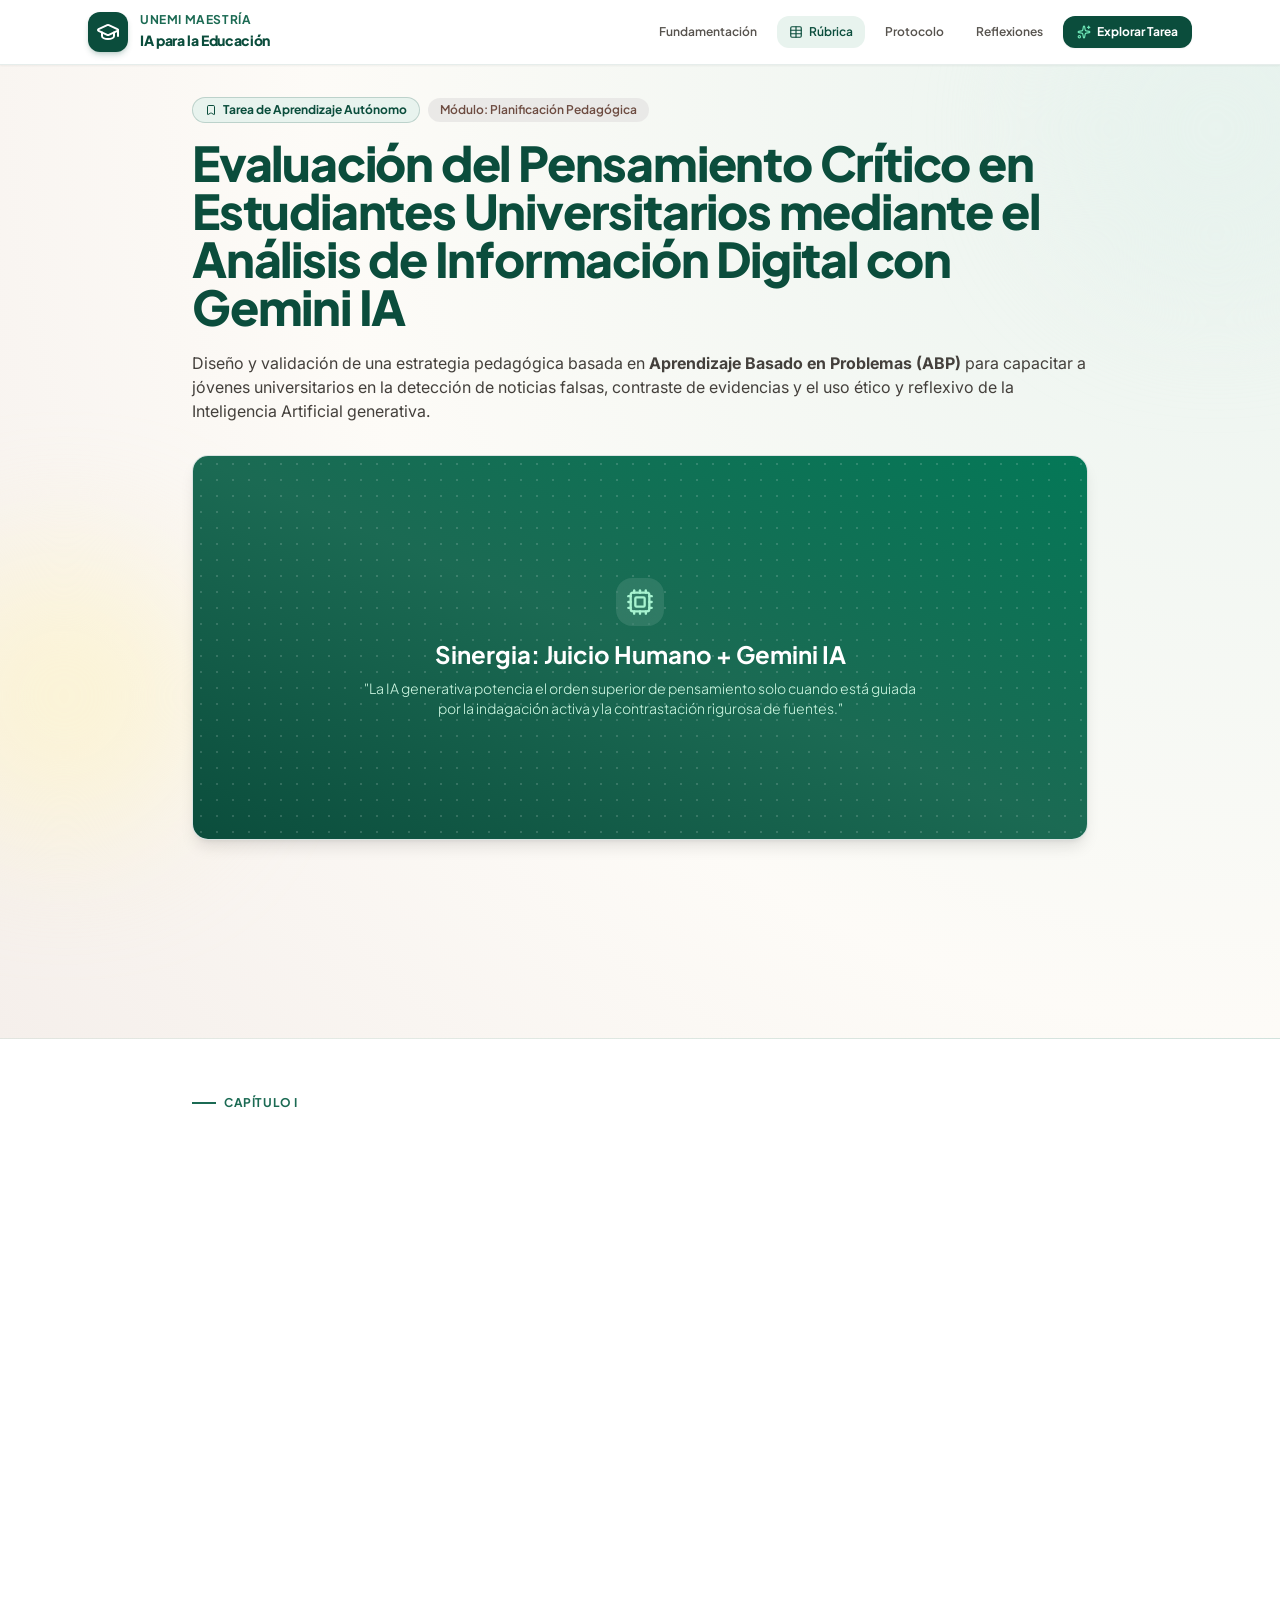
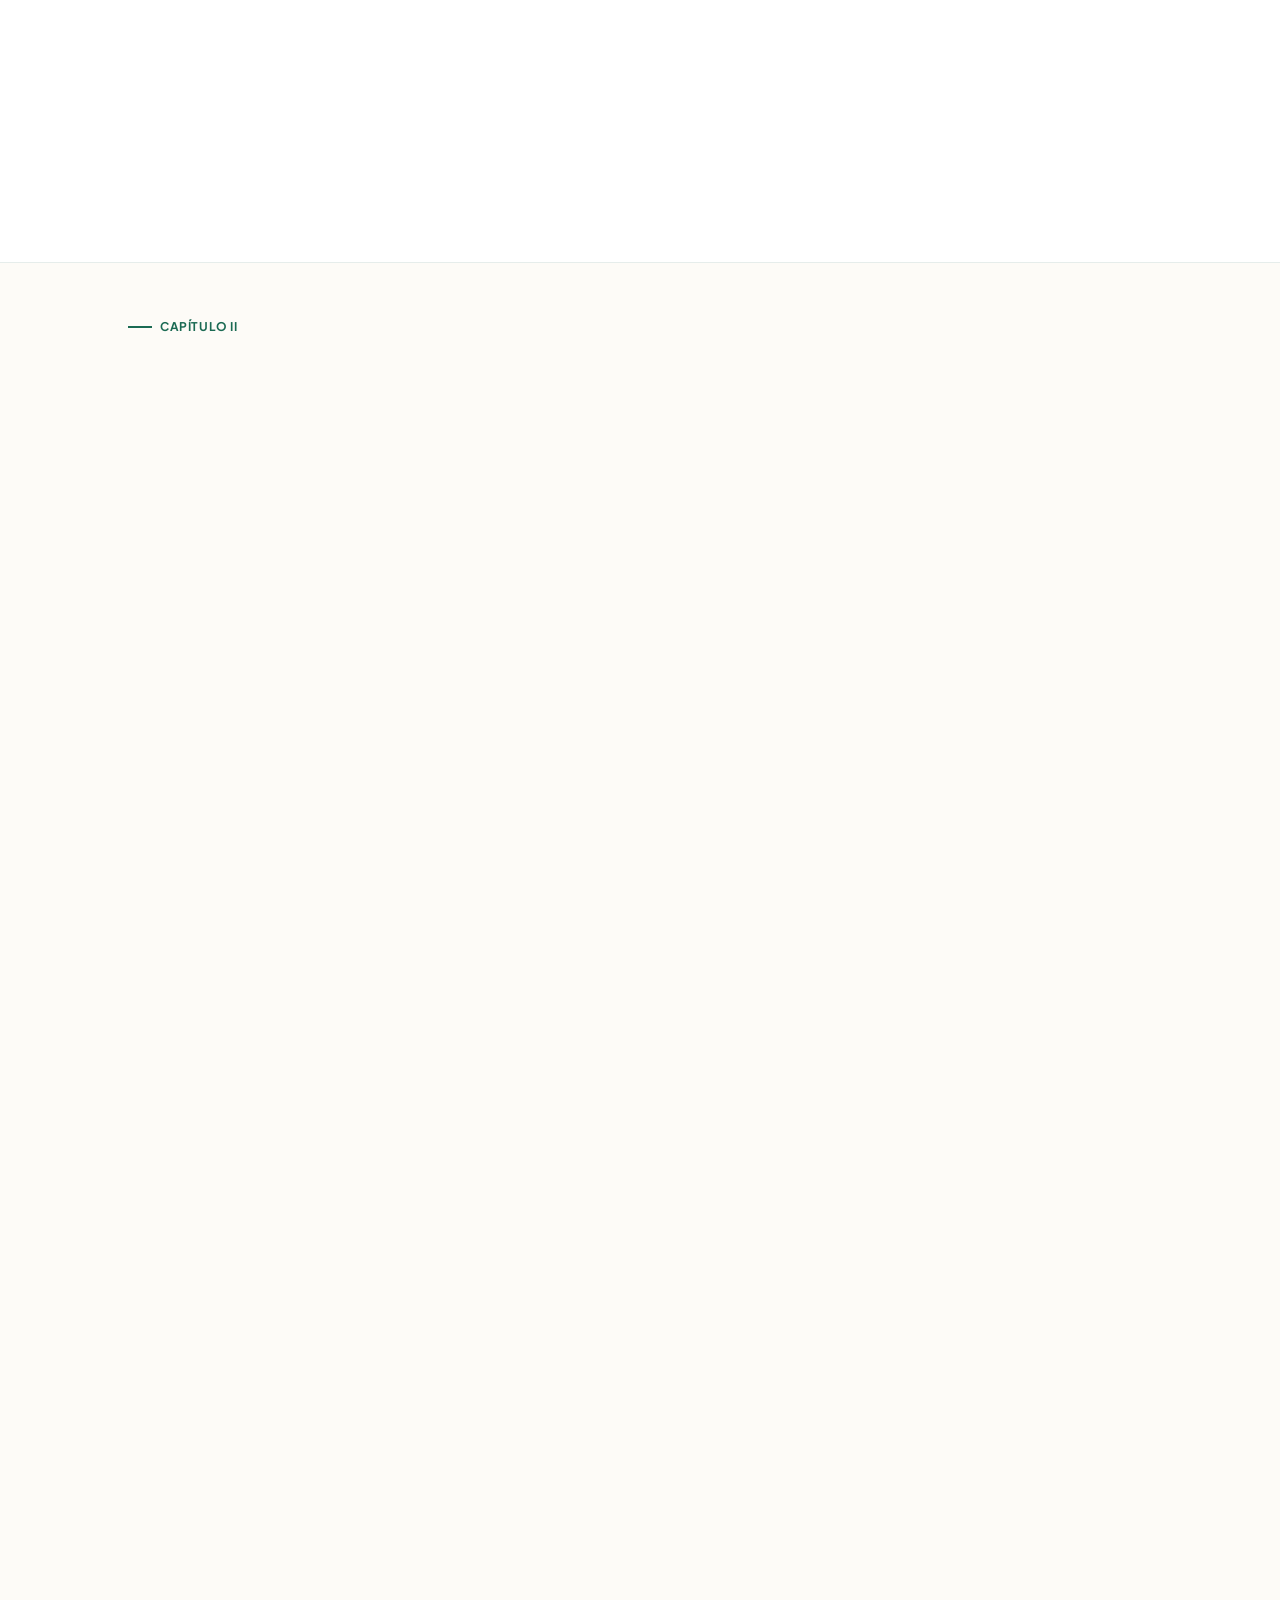
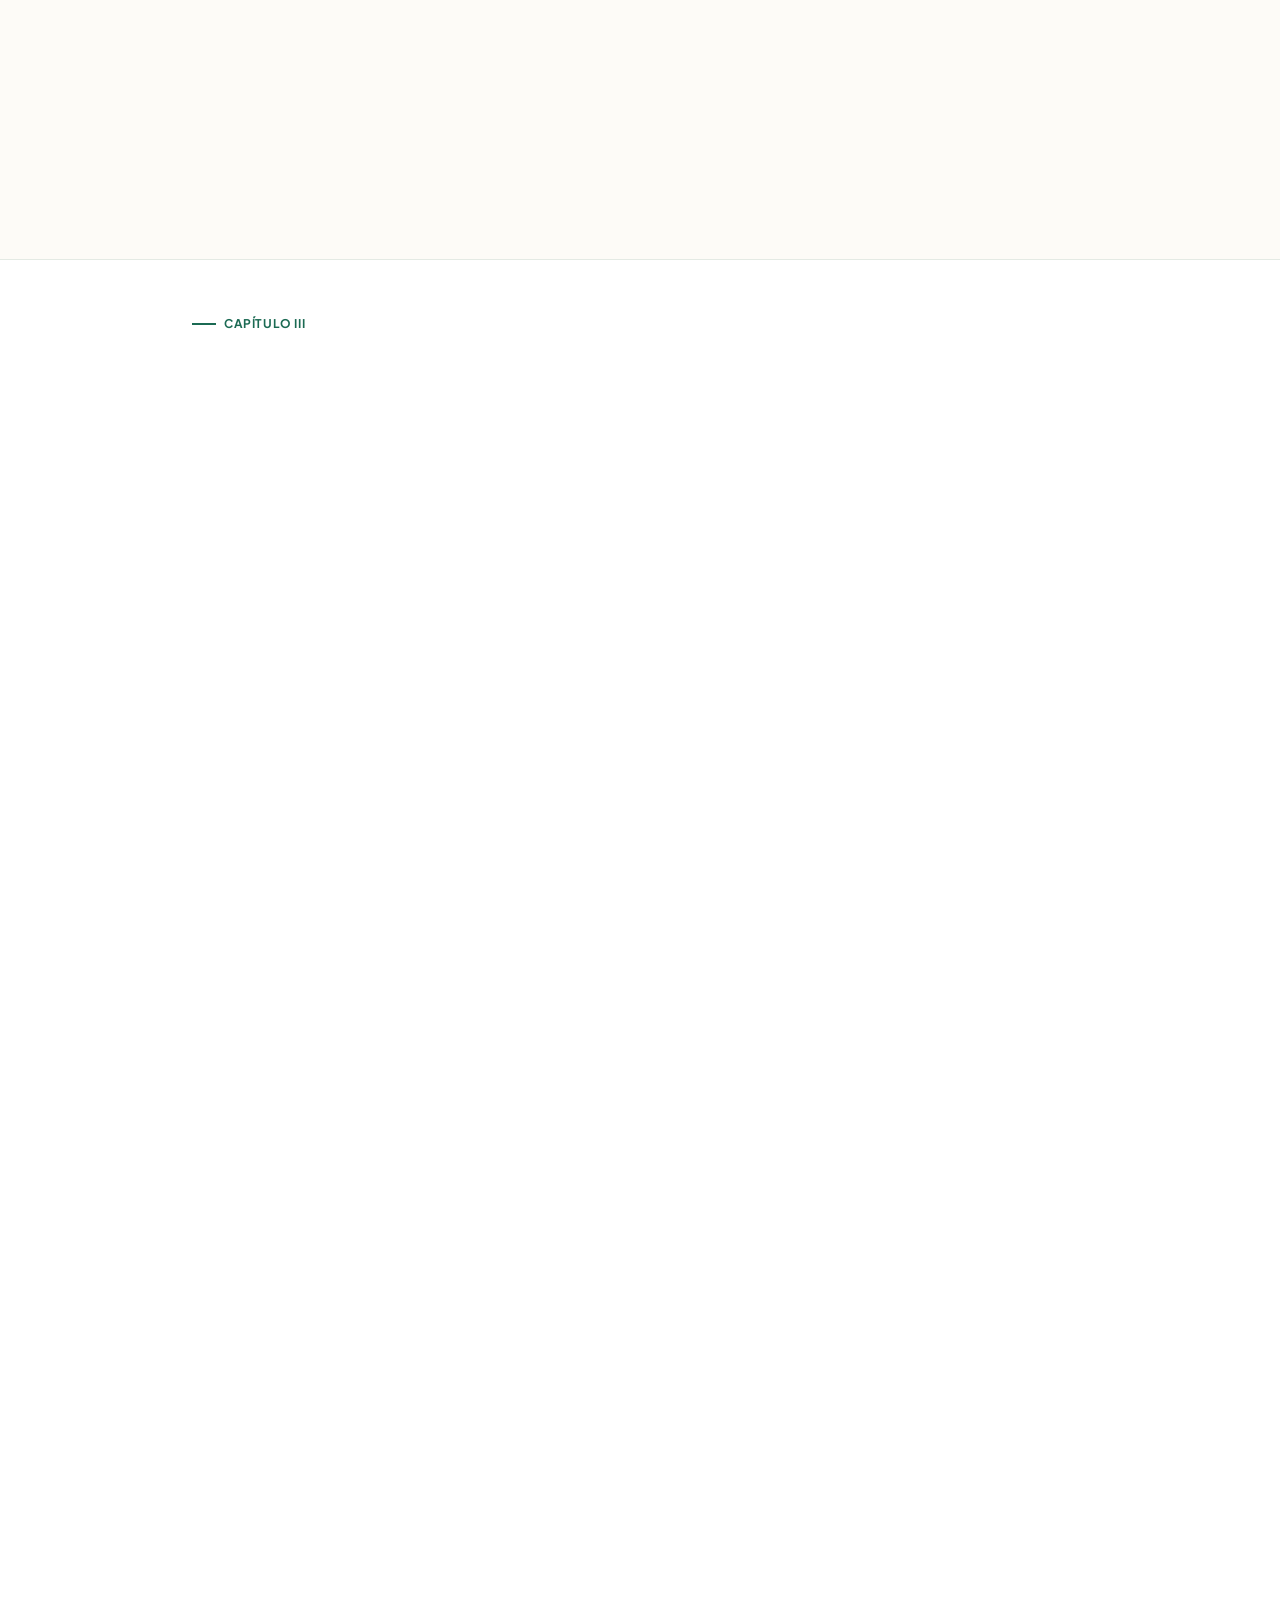
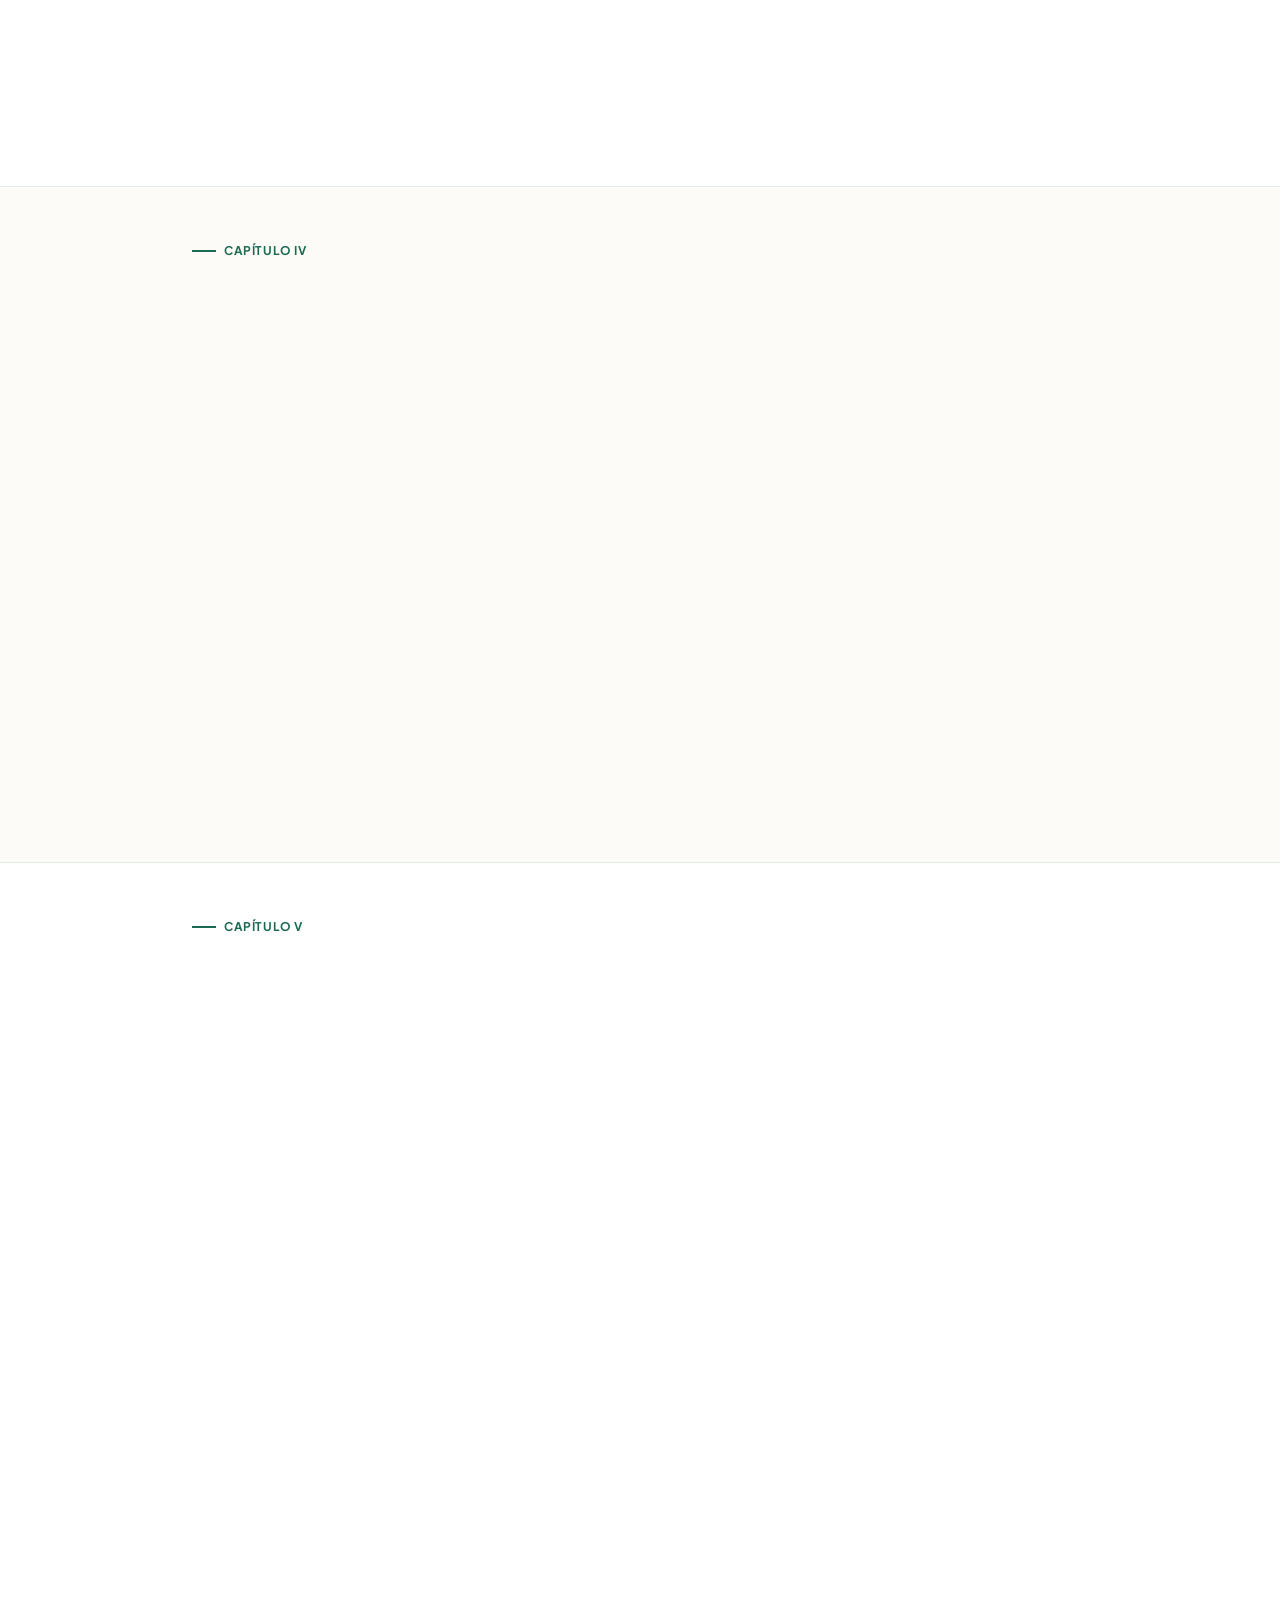
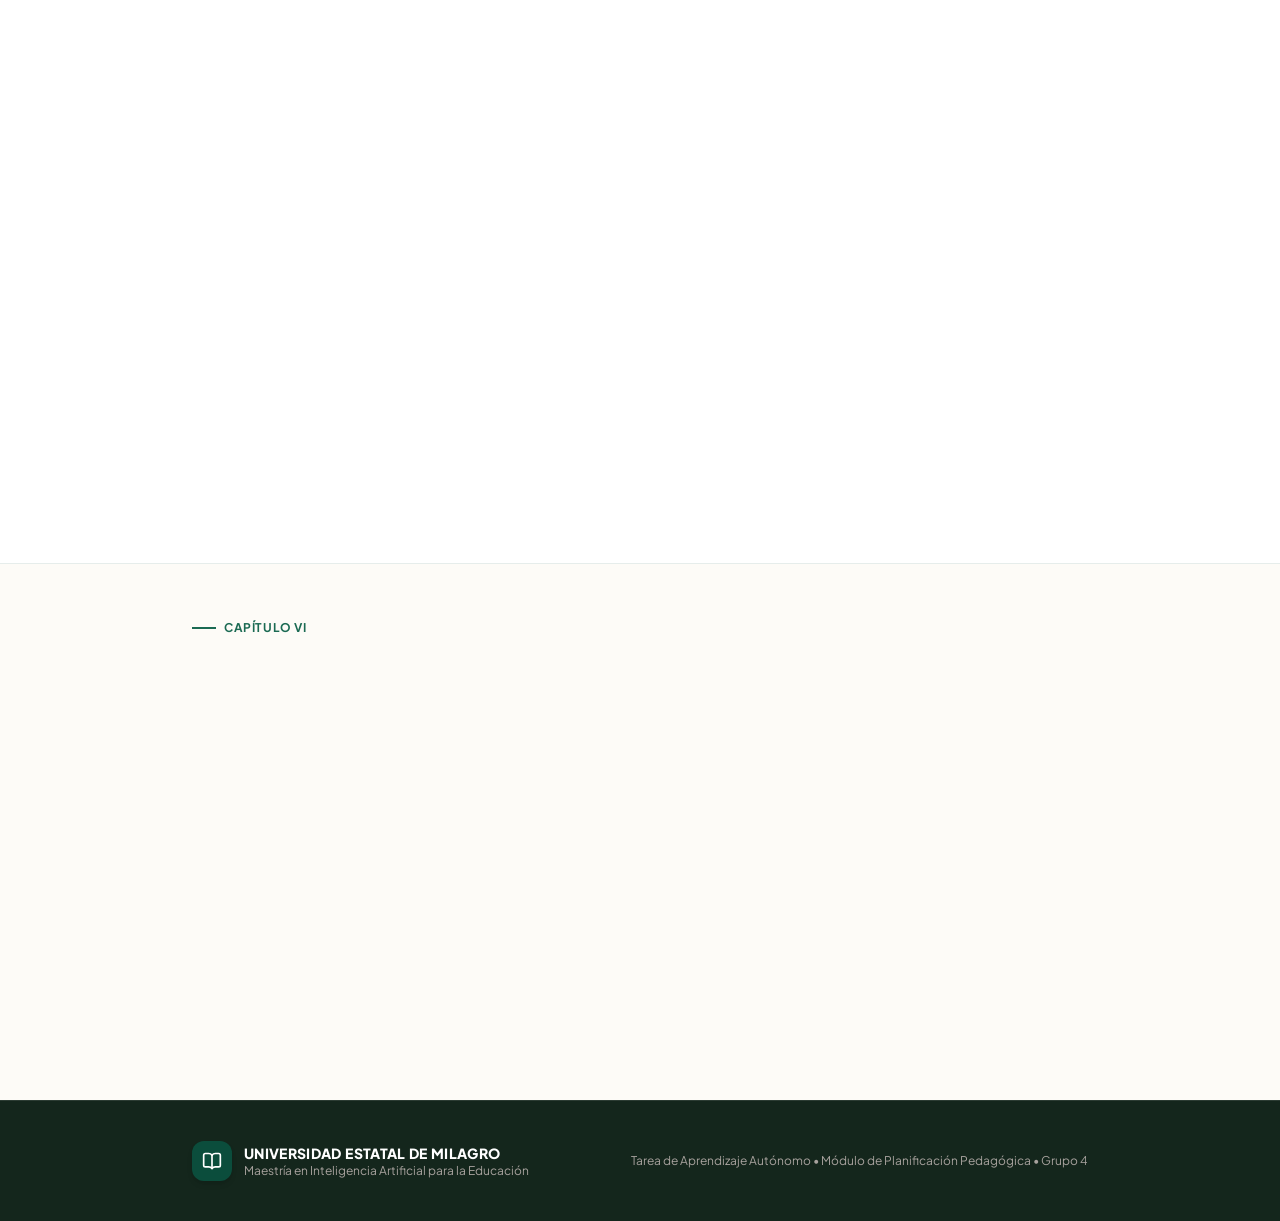
<file: index.html>
<!DOCTYPE html>
<html lang="es" class="scroll-smooth">
<head>
  <meta charset="UTF-8">
  <meta name="viewport" content="width=device-width, initial-scale=1.0">
  <title>Evaluación del Pensamiento Crítico con IA Gemini | UNEMI</title>
  
  <!-- SEO Técnico y Metadatos de Redes Sociales -->
  <meta name="description" content="Diseño metodológico y rúbrica analítica integral para evaluar el pensamiento crítico y la interacción ética con Gemini IA en estudiantes universitarios. Universidad Estatal de Milagro (UNEMI).">
  <meta name="keywords" content="Pensamiento Crítico, Inteligencia Artificial, Gemini IA, UNEMI, Rúbrica Analítica, Aprendizaje Basado en Problemas, ABP, Competencias Digitales, Desinformación, Educación Superior">
  <meta name="author" content="Carlos Luis Pulla Freire, Robert Bryan Merejildo Pincay, Carlos Andrés Paredes Rosado, Diego Fernando Baique Chilito, Jimena Jamileth Orellana Rodríguez">
  <meta name="robots" content="index, follow">
  <meta name="theme-color" content="#0B4D3C">
  
  <!-- Open Graph / Redes Sociales -->
  <meta property="og:type" content="article">
  <meta property="og:title" content="Evaluación del Pensamiento Crítico con IA Gemini | UNEMI">
  <meta property="og:description" content="Instrumento metodológico en Aprendizaje Basado en Problemas (ABP) asistido por IA Gemini para la verificación de desinformación.">
  <meta property="og:image" content="assets/images/screen.png">
  <meta property="og:locale" content="es_EC">
  <meta property="og:site_name" content="UNEMI - Maestría en IA para la Educación">

  <!-- Twitter Cards -->
  <meta name="twitter:card" content="summary_large_image">
  <meta name="twitter:title" content="Evaluación del Pensamiento Crítico con IA Gemini | UNEMI">
  <meta name="twitter:description" content="Instrumento metodológico en Aprendizaje Basado en Problemas (ABP) asistido por IA Gemini.">
  <meta name="twitter:image" content="assets/images/screen.png">

  <!-- Favicon Vectorial Académico Local -->
  <link rel="icon" type="image/svg+xml" href="assets/images/favicon.svg">
  <link rel="apple-touch-icon" href="assets/images/favicon.svg">

  <!-- Google Fonts: Plus Jakarta Sans y Inter -->
  <link rel="preconnect" href="https://fonts.googleapis.com">
  <link rel="preconnect" href="https://fonts.gstatic.com" crossorigin>
  <link href="https://fonts.googleapis.com/css2?family=Plus+Jakarta+Sans:wght@400;500;600;700;800&family=Inter:wght@300;400;500;600;700&display=swap" rel="stylesheet">

  <!-- Hoja de Estilos de Terceros (AOS) -->
  <link rel="stylesheet" href="assets/vendor/aos/aos.css">
  
  <!-- Estilos Personalizados UNEMI -->
  <link rel="stylesheet" href="assets/css/style.css">

  <!-- Tailwind CSS Engine Local con Fallback CDN -->
  <script src="assets/vendor/tailwind/tailwind.min.js"></script>
  <script>
    if (typeof tailwind === 'undefined') {
      document.write('<script src="https://cdn.tailwindcss.com"><\/script>');
    }
  </script>
  <script>
    tailwind.config = {
      theme: {
        extend: {
          fontFamily: {
            sans: ['"Plus Jakarta Sans"', 'Inter', 'sans-serif'],
            body: ['Inter', 'sans-serif'],
          },
          colors: {
            unemi: {
              primary: '#0B4D3C',       /* Verde bosque institucional UNEMI */
              light: '#1B6A53',         /* Verde hoja vibrante */
              accent: '#2EA44F',        /* Verde esmeralda vivo */
              subtle: '#E8F3EE',        /* Tinte verde menta orgánico */
              earth: '#6D4C41',         /* Tono café tierra cálido */
              sand: '#A1887F',          /* Tono arena suave */
              cream: '#FDFBF7',         /* Fondo crema limpio */
              dark: '#14261C',          /* Texto oscuro elegante */
            }
          }
        }
      }
    };
  </script>

  <!-- Datos Estructurados JSON-LD (SEO Académico) -->
  <script type="application/ld+json">
  {
    "@context": "https://schema.org",
    "@type": "ScholarlyArticle",
    "headline": "Evaluación del Pensamiento Crítico en Estudiantes Universitarios mediante el Análisis de Información Digital con Gemini IA",
    "description": "Diseño instruccional y validación de una rúbrica analítica y protocolo ABP con apoyo socrático de Gemini IA.",
    "author": [
      { "@type": "Person", "name": "Carlos Luis Pulla Freire" },
      { "@type": "Person", "name": "Robert Bryan Merejildo Pincay" },
      { "@type": "Person", "name": "Carlos Andrés Paredes Rosado" },
      { "@type": "Person", "name": "Diego Fernando Baique Chilito" },
      { "@type": "Person", "name": "Jimena Jamileth Orellana Rodríguez" }
    ],
    "publisher": {
      "@type": "EducationalOrganization",
      "name": "Universidad Estatal de Milagro (UNEMI)",
      "url": "https://www.unemi.edu.ec"
    },
    "inLanguage": "es-EC",
    "genre": "Investigación e Innovación Pedagógica",
    "about": ["Pensamiento Crítico", "Inteligencia Artificial", "Rúbricas Analíticas", "Aprendizaje Basado en Problemas"]
  }
  </script>
</head>
<body class="bg-unemi-cream text-unemi-dark font-sans antialiased overflow-x-hidden selection:bg-unemi-accent selection:text-white">

  <!-- Enlace accesible de salto al contenido (a11y) -->
  <a href="#main-content" class="skip-link">Saltar al contenido principal</a>

  <!-- BARRA DE NAVEGACIÓN SUPERIOR (MOBILE FIRST CON RESPONSIVE) -->
  <header class="sticky top-0 z-50 bg-white/95 backdrop-blur-md border-b border-unemi-primary/10 shadow-sm transition-all duration-300">
    <div class="max-w-6xl mx-auto px-4 sm:px-6 py-3 flex items-center justify-between">
      
      <!-- Logo y Membrete Institucional -->
      <a href="#inicio" class="flex items-center space-x-3 group" aria-label="UNEMI Maestría en IA para la Educación">
        <div class="w-10 h-10 rounded-xl bg-unemi-primary flex items-center justify-center text-white shadow-md shadow-unemi-primary/20 group-hover:bg-unemi-light transition">
          <svg xmlns="http://www.w3.org/2000/svg" width="24" height="24" viewBox="0 0 24 24" fill="none" stroke="currentColor" stroke-width="2" stroke-linecap="round" stroke-linejoin="round" data-lucide="graduation-cap" aria-hidden="true" class="w-6 h-6"><path d="M21.42 10.922a1 1 0 0 0-.019-1.838L12.83 5.18a2 2 0 0 0-1.66 0L2.6 9.08a1 1 0 0 0 0 1.832l8.57 3.908a2 2 0 0 0 1.66 0z"></path><path d="M22 10v6"></path><path d="M6 12.5V16a6 3 0 0 0 12 0v-3.5"></path></svg>
        </div>
        <div>
          <span class="text-xs font-bold uppercase tracking-wider text-unemi-light block">UNEMI Maestría</span>
          <span class="text-sm font-extrabold text-unemi-primary tracking-tight leading-none">IA para la Educación</span>
        </div>
      </a>

      <!-- Menú de Navegación de Escritorio -->
      <nav class="hidden md:flex items-center space-x-2" aria-label="Navegación principal">
        <a href="#introduccion" class="text-xs font-semibold px-3 py-2 rounded-xl text-stone-600 hover:text-unemi-primary hover:bg-unemi-subtle transition duration-300">Fundamentación</a>
        <a href="#rubrica" class="inline-flex items-center text-xs font-semibold px-3 py-2 rounded-xl bg-unemi-subtle text-unemi-primary hover:bg-unemi-primary hover:text-white transition duration-300">
          <svg xmlns="http://www.w3.org/2000/svg" width="24" height="24" viewBox="0 0 24 24" fill="none" stroke="currentColor" stroke-width="2" stroke-linecap="round" stroke-linejoin="round" data-lucide="table" aria-hidden="true" class="w-3.5 h-3.5 mr-1.5"><path d="M12 3v18"></path><rect width="18" height="18" x="3" y="3" rx="2"></rect><path d="M3 9h18"></path><path d="M3 15h18"></path></svg> Rúbrica
        </a>
        <a href="#protocolo" class="text-xs font-semibold px-3 py-2 rounded-xl text-stone-600 hover:text-unemi-primary hover:bg-unemi-subtle transition duration-300">Protocolo</a>
        <a href="#reflexiones" class="text-xs font-semibold px-3 py-2 rounded-xl text-stone-600 hover:text-unemi-primary hover:bg-unemi-subtle transition duration-300">Reflexiones</a>
        <a href="#evidencias" class="inline-flex items-center text-xs font-bold px-3.5 py-2 rounded-xl bg-unemi-primary text-white shadow-sm hover:bg-unemi-light transition duration-300">
          <svg xmlns="http://www.w3.org/2000/svg" width="24" height="24" viewBox="0 0 24 24" fill="none" stroke="currentColor" stroke-width="2" stroke-linecap="round" stroke-linejoin="round" data-lucide="sparkles" aria-hidden="true" class="w-3.5 h-3.5 mr-1.5 text-emerald-300"><path d="M11.017 2.814a1 1 0 0 1 1.966 0l1.051 5.558a2 2 0 0 0 1.594 1.594l5.558 1.051a1 1 0 0 1 0 1.966l-5.558 1.051a2 2 0 0 0-1.594 1.594l-1.051 5.558a1 1 0 0 1-1.966 0l-1.051-5.558a2 2 0 0 0-1.594-1.594l-5.558-1.051a1 1 0 0 1 0-1.966l5.558-1.051a2 2 0 0 0 1.594-1.594z"></path><path d="M20 2v4"></path><path d="M22 4h-4"></path><circle cx="4" cy="20" r="2"></circle></svg> Explorar Tarea
        </a>
      </nav>

      <!-- Botones de Navegación Móvil -->
      <div class="flex items-center space-x-2 md:hidden">
        <a href="#evidencias" class="inline-flex items-center text-xs font-bold px-3 py-2 rounded-xl bg-unemi-primary text-white shadow-sm hover:bg-unemi-light transition duration-300">
          <svg xmlns="http://www.w3.org/2000/svg" width="24" height="24" viewBox="0 0 24 24" fill="none" stroke="currentColor" stroke-width="2" stroke-linecap="round" stroke-linejoin="round" data-lucide="sparkles" aria-hidden="true" class="w-3.5 h-3.5 mr-1 text-emerald-300"><path d="M11.017 2.814a1 1 0 0 1 1.966 0l1.051 5.558a2 2 0 0 0 1.594 1.594l5.558 1.051a1 1 0 0 1 0 1.966l-5.558 1.051a2 2 0 0 0-1.594 1.594l-1.051 5.558a1 1 0 0 1-1.966 0l-1.051-5.558a2 2 0 0 0-1.594-1.594l-5.558-1.051a1 1 0 0 1 0-1.966l5.558-1.051a2 2 0 0 0 1.594-1.594z"></path><path d="M20 2v4"></path><path d="M22 4h-4"></path><circle cx="4" cy="20" r="2"></circle></svg> Explorar
        </a>
        <button id="mobile-menu-btn" type="button" aria-label="Abrir menú de navegación" aria-expanded="false" class="p-2 rounded-xl text-unemi-primary hover:bg-unemi-subtle transition focus:outline-none focus:ring-2 focus:ring-unemi-accent">
          <svg xmlns="http://www.w3.org/2000/svg" width="24" height="24" viewBox="0 0 24 24" fill="none" stroke="currentColor" stroke-width="2" stroke-linecap="round" stroke-linejoin="round" data-lucide="menu" aria-hidden="true" class="w-6 h-6"><line x1="4" x2="20" y1="12" y2="12"></line><line x1="4" x2="20" y1="6" y2="6"></line><line x1="4" x2="20" y1="18" y2="18"></line></svg>
        </button>
      </div>

    </div>

    <!-- Cajón de Navegación Móvil Desplegable -->
    <div id="mobile-menu" class="hidden md:hidden border-t border-unemi-primary/10 bg-white/98 px-4 pt-3 pb-5 space-y-2">
      <a href="#introduccion" class="mobile-nav-link flex items-center justify-between px-3 py-2 rounded-xl text-sm font-semibold text-stone-700 hover:bg-unemi-subtle hover:text-unemi-primary transition">
        <span>I. Fundamentación Científica</span>
        <svg xmlns="http://www.w3.org/2000/svg" width="16" height="16" viewBox="0 0 24 24" fill="none" stroke="currentColor" stroke-width="2" stroke-linecap="round" stroke-linejoin="round" data-lucide="chevron-right" aria-hidden="true" class="w-4 h-4 text-stone-400"><path d="m9 18 6-6-6-6"></path></svg>
      </a>
      <a href="#rubrica" class="mobile-nav-link flex items-center justify-between px-3 py-2 rounded-xl text-sm font-semibold text-stone-700 hover:bg-unemi-subtle hover:text-unemi-primary transition">
        <span>II. Rúbrica Analítica</span>
        <svg xmlns="http://www.w3.org/2000/svg" width="16" height="16" viewBox="0 0 24 24" fill="none" stroke="currentColor" stroke-width="2" stroke-linecap="round" stroke-linejoin="round" data-lucide="chevron-right" aria-hidden="true" class="w-4 h-4 text-stone-400"><path d="m9 18 6-6-6-6"></path></svg>
      </a>
      <a href="#evidencias" class="mobile-nav-link flex items-center justify-between px-3 py-2 rounded-xl text-sm font-semibold text-stone-700 hover:bg-unemi-subtle hover:text-unemi-primary transition">
        <span>III. Prompts en Gemini IA</span>
        <svg xmlns="http://www.w3.org/2000/svg" width="16" height="16" viewBox="0 0 24 24" fill="none" stroke="currentColor" stroke-width="2" stroke-linecap="round" stroke-linejoin="round" data-lucide="chevron-right" aria-hidden="true" class="w-4 h-4 text-stone-400"><path d="m9 18 6-6-6-6"></path></svg>
      </a>
      <a href="#protocolo" class="mobile-nav-link flex items-center justify-between px-3 py-2 rounded-xl text-sm font-semibold text-stone-700 hover:bg-unemi-subtle hover:text-unemi-primary transition">
        <span>IV. Protocolo de Evaluación</span>
        <svg xmlns="http://www.w3.org/2000/svg" width="16" height="16" viewBox="0 0 24 24" fill="none" stroke="currentColor" stroke-width="2" stroke-linecap="round" stroke-linejoin="round" data-lucide="chevron-right" aria-hidden="true" class="w-4 h-4 text-stone-400"><path d="m9 18 6-6-6-6"></path></svg>
      </a>
      <a href="#reflexiones" class="mobile-nav-link flex items-center justify-between px-3 py-2 rounded-xl text-sm font-semibold text-stone-700 hover:bg-unemi-subtle hover:text-unemi-primary transition">
        <span>V. Reflexiones del Equipo</span>
        <svg xmlns="http://www.w3.org/2000/svg" width="16" height="16" viewBox="0 0 24 24" fill="none" stroke="currentColor" stroke-width="2" stroke-linecap="round" stroke-linejoin="round" data-lucide="chevron-right" aria-hidden="true" class="w-4 h-4 text-stone-400"><path d="m9 18 6-6-6-6"></path></svg>
      </a>
      <a href="#referencias" class="mobile-nav-link flex items-center justify-between px-3 py-2 rounded-xl text-sm font-semibold text-stone-700 hover:bg-unemi-subtle hover:text-unemi-primary transition">
        <span>VI. Referencias Científicas</span>
        <svg xmlns="http://www.w3.org/2000/svg" width="16" height="16" viewBox="0 0 24 24" fill="none" stroke="currentColor" stroke-width="2" stroke-linecap="round" stroke-linejoin="round" data-lucide="chevron-right" aria-hidden="true" class="w-4 h-4 text-stone-400"><path d="m9 18 6-6-6-6"></path></svg>
      </a>
    </div>
  </header>

  <main id="main-content">

    <!-- SECCIÓN HERO: SCROLL-STORYTELLING & CONTEXTO ACADÉMICO -->
    <section id="inicio" class="relative pt-8 pb-16 px-4 sm:px-6 gradient-hero overflow-hidden border-b border-unemi-primary/10">
      <!-- Fondos decorativos orgánicos -->
      <div class="absolute -top-24 -right-24 w-80 h-80 bg-unemi-subtle/80 rounded-full blur-3xl pointer-events-none" aria-hidden="true"></div>
      <div class="absolute top-1/2 -left-20 w-72 h-72 bg-amber-100/60 rounded-full blur-3xl pointer-events-none" aria-hidden="true"></div>

      <div class="max-w-4xl mx-auto relative z-10">
        
        <!-- Badges de contexto académico -->
        <div class="flex flex-wrap items-center gap-2 mb-4" data-aos="fade-down">
          <span class="inline-flex items-center px-3 py-1 rounded-full text-xs font-bold bg-unemi-subtle text-unemi-primary border border-unemi-primary/20">
            <svg xmlns="http://www.w3.org/2000/svg" width="24" height="24" viewBox="0 0 24 24" fill="none" stroke="currentColor" stroke-width="2" stroke-linecap="round" stroke-linejoin="round" data-lucide="bookmark" aria-hidden="true" class="w-3 h-3 mr-1.5"><path d="M17 3a2 2 0 0 1 2 2v15a1 1 0 0 1-1.496.868l-4.512-2.578a2 2 0 0 0-1.984 0l-4.512 2.578A1 1 0 0 1 5 20V5a2 2 0 0 1 2-2z"></path></svg> Tarea de Aprendizaje Autónomo
          </span>
          <span class="inline-flex items-center px-3 py-1 rounded-full text-xs font-semibold bg-stone-200/80 text-unemi-earth">
            Módulo: Planificación Pedagógica
          </span>
        </div>

        <!-- Título principal -->
        <h1 class="text-2xl sm:text-4xl md:text-5xl font-extrabold text-unemi-primary tracking-tight leading-snug mb-5" data-aos="fade-right">
          Evaluación del Pensamiento Crítico en Estudiantes Universitarios mediante el Análisis de Información Digital con Gemini IA
        </h1>

        <!-- Resumen introductorio -->
        <p class="text-sm sm:text-base text-stone-700 leading-relaxed font-body mb-8" data-aos="fade-up">
          Diseño y validación de una estrategia pedagógica basada en <strong>Aprendizaje Basado en Problemas (ABP)</strong> para capacitar a jóvenes universitarios en la detección de noticias falsas, contraste de evidencias y el uso ético y reflexivo de la Inteligencia Artificial generativa.
        </p>

        <!-- Banner de Imagen interactiva de Sinergia Juicio Humano + IA -->
        <div class="relative overflow-hidden transform transition duration-500 hover:scale-105 hover:shadow-xl rounded-2xl border border-unemi-primary/15 shadow-lg bg-white mb-8" data-aos="zoom-in">
          <div class="aspect-[16/9] sm:aspect-[21/9] bg-gradient-to-tr from-unemi-primary via-unemi-light to-emerald-700 relative flex items-center justify-center p-6 text-white text-center">
            <div class="absolute inset-0 bg-[radial-gradient(#ffffff_1px,transparent_1px)] [background-size:16px_16px] opacity-15" aria-hidden="true"></div>
            <div class="relative z-10 max-w-xl">
              <span class="inline-flex items-center justify-center w-12 h-12 rounded-2xl bg-white/10 backdrop-blur-md mb-3 text-emerald-200">
                <svg xmlns="http://www.w3.org/2000/svg" width="24" height="24" viewBox="0 0 24 24" fill="none" stroke="currentColor" stroke-width="2" stroke-linecap="round" stroke-linejoin="round" data-lucide="cpu" aria-hidden="true" class="w-7 h-7"><path d="M12 20v2"></path><path d="M12 2v2"></path><path d="M17 20v2"></path><path d="M17 2v2"></path><path d="M2 12h2"></path><path d="M2 17h2"></path><path d="M2 7h2"></path><path d="M20 12h2"></path><path d="M20 17h2"></path><path d="M20 7h2"></path><path d="M7 20v2"></path><path d="M7 2v2"></path><rect x="4" y="4" width="16" height="16" rx="2"></rect><rect x="8" y="8" width="8" height="8" rx="1"></rect></svg>
              </span>
              <h2 class="text-lg sm:text-2xl font-bold mb-2">Sinergia: Juicio Humano + Gemini IA</h2>
              <p class="text-xs sm:text-sm text-emerald-100 font-light leading-relaxed">"La IA generativa potencia el orden superior de pensamiento solo cuando está guiada por la indagación activa y la contrastación rigurosa de fuentes."</p>
            </div>
          </div>
        </div>

        <!-- Tarjetas Resumen / Quick Metrics Cards -->
        <div class="grid grid-cols-2 sm:grid-cols-4 gap-3">
          <div class="p-4 bg-white/90 border border-unemi-primary/10 rounded-2xl shadow-sm transform transition duration-500 hover:scale-105 hover:shadow-xl" data-aos="fade-up" data-aos-delay="100">
            <div class="text-unemi-primary mb-1">
              <svg xmlns="http://www.w3.org/2000/svg" width="24" height="24" viewBox="0 0 24 24" fill="none" stroke="currentColor" stroke-width="2" stroke-linecap="round" stroke-linejoin="round" data-lucide="users" aria-hidden="true" class="w-5 h-5"><path d="M16 21v-2a4 4 0 0 0-4-4H6a4 4 0 0 0-4 4v2"></path><path d="M16 3.128a4 4 0 0 1 0 7.744"></path><path d="M22 21v-2a4 4 0 0 0-3-3.87"></path><circle cx="9" cy="7" r="4"></circle></svg>
            </div>
            <div class="text-lg font-extrabold text-unemi-primary">18–25 años</div>
            <div class="text-xs text-stone-500">Población diana</div>
          </div>

          <div class="p-4 bg-white/90 border border-unemi-primary/10 rounded-2xl shadow-sm transform transition duration-500 hover:scale-105 hover:shadow-xl" data-aos="fade-up" data-aos-delay="200">
            <div class="text-unemi-accent mb-1">
              <svg xmlns="http://www.w3.org/2000/svg" width="24" height="24" viewBox="0 0 24 24" fill="none" stroke="currentColor" stroke-width="2" stroke-linecap="round" stroke-linejoin="round" data-lucide="check-circle" aria-hidden="true" class="w-5 h-5"><path d="M21.801 10A10 10 0 1 1 17 3.335"></path><path d="m9 11 3 3L22 4"></path></svg>
            </div>
            <div class="text-lg font-extrabold text-unemi-primary">4 Criterios</div>
            <div class="text-xs text-stone-500">Dimensiones analíticas</div>
          </div>

          <div class="p-4 bg-white/90 border border-unemi-primary/10 rounded-2xl shadow-sm transform transition duration-500 hover:scale-105 hover:shadow-xl" data-aos="fade-up" data-aos-delay="300">
            <div class="text-amber-700 mb-1">
              <svg xmlns="http://www.w3.org/2000/svg" width="24" height="24" viewBox="0 0 24 24" fill="none" stroke="currentColor" stroke-width="2" stroke-linecap="round" stroke-linejoin="round" data-lucide="bot" aria-hidden="true" class="w-5 h-5"><path d="M12 8V4H8"></path><rect width="16" height="12" x="4" y="8" rx="2"></rect><path d="M2 14h2"></path><path d="M20 14h2"></path><path d="M15 13v2"></path><path d="M9 13v2"></path></svg>
            </div>
            <div class="text-lg font-extrabold text-unemi-primary">Gemini IA</div>
            <div class="text-xs text-stone-500">Andamiaje socrático</div>
          </div>

          <div class="p-4 bg-white/90 border border-unemi-primary/10 rounded-2xl shadow-sm transform transition duration-500 hover:scale-105 hover:shadow-xl" data-aos="fade-up" data-aos-delay="400">
            <div class="text-unemi-earth mb-1">
              <svg xmlns="http://www.w3.org/2000/svg" width="24" height="24" viewBox="0 0 24 24" fill="none" stroke="currentColor" stroke-width="2" stroke-linecap="round" stroke-linejoin="round" data-lucide="shield-check" aria-hidden="true" class="w-5 h-5"><path d="M20 13c0 5-3.5 7.5-7.66 8.95a1 1 0 0 1-.67-.01C7.5 20.5 4 18 4 13V6a1 1 0 0 1 1-1c2 0 4.5-1.2 6.24-2.72a1.17 1.17 0 0 1 1.52 0C14.51 3.81 17 5 19 5a1 1 0 0 1 1 1z"></path><path d="m9 12 2 2 4-4"></path></svg>
            </div>
            <div class="text-lg font-extrabold text-unemi-primary">Ética &amp; Sesgos</div>
            <div class="text-xs text-stone-500">Derecho a corrección</div>
          </div>
        </div>

      </div>
    </section>

    <!-- SECCIÓN I: INTRODUCCIÓN Y FUNDAMENTACIÓN CIENTÍFICA -->
    <section id="introduccion" class="py-14 px-4 sm:px-6 bg-white border-b border-unemi-primary/10 relative">
      <div class="max-w-4xl mx-auto">
        
        <div class="flex items-center space-x-2 text-xs font-bold uppercase tracking-wider text-unemi-light mb-2">
          <span class="w-6 h-0.5 bg-unemi-light inline-block" aria-hidden="true"></span>
          <span>Capítulo I</span>
        </div>
        <h2 class="text-2xl sm:text-3xl font-extrabold text-unemi-primary mb-6" data-aos="fade-right">
          I. Introducción y Pertinencia Pedagógica
        </h2>

        <!-- Texto informativo y justificación científica -->
        <div class="space-y-4 text-stone-700 font-body text-sm sm:text-base leading-relaxed" data-aos="fade-up">
          <p>
            El presente documento detalla el diseño de un instrumento de evaluación enmarcado en el módulo <strong>"Planificación Pedagógica en el Contexto del Aprendizaje Participativo"</strong>. Su objetivo central es evaluar la capacidad de los estudiantes universitarios para analizar críticamente la información digital, identificar noticias falsas y utilizar herramientas de inteligencia artificial de manera ética y responsable.
          </p>
          <p>
            La pertinencia de este diseño se fundamenta en la literatura científica reciente. Diversos estudios han demostrado que la IA generativa tiene un impacto significativo y positivo en la mejora del pensamiento de orden superior (<em>higher order thinking</em>) de los estudiantes (Nie, Tian, Liu, Wu, &amp; Gou, 2025). Sin embargo, este potencial debe ser evaluado empíricamente mediante instrumentos válidos, integrando herramientas como ChatGPT o Gemini bajo una necesaria comparación y validación con la evaluación humana (Trikoili, Georgiou, Pappa, &amp; Pittich, 2025).
          </p>
        </div>

        <!-- Tarjeta destacada: Riesgo del sedentarismo intelectual -->
        <div class="mt-8 p-6 rounded-2xl bg-amber-50/70 border border-amber-200/60 transform transition duration-500 hover:scale-105 hover:shadow-xl" data-aos="fade-up">
          <div class="flex items-start space-x-4">
            <div class="p-3 bg-amber-100 text-amber-900 rounded-xl flex-shrink-0">
              <svg xmlns="http://www.w3.org/2000/svg" width="24" height="24" viewBox="0 0 24 24" fill="none" stroke="currentColor" stroke-width="2" stroke-linecap="round" stroke-linejoin="round" data-lucide="alert-triangle" aria-hidden="true" class="w-6 h-6"><path d="m21.73 18-8-14a2 2 0 0 0-3.48 0l-8 14A2 2 0 0 0 4 21h16a2 2 0 0 0 1.73-3"></path><path d="M12 9v4"></path><path d="M12 17h.01"></path></svg>
            </div>
            <div>
              <h3 class="text-base font-bold text-amber-950 mb-1">Riesgo Advertido: Sedentarismo Intelectual</h3>
              <p class="text-xs sm:text-sm text-amber-900/90 leading-relaxed">
                Costa &amp; Murphy (2025) advierten que la IA generativa, si se consume sin criterio reflexivo, puede fomentar un "sedentarismo intelectual" y propagar desinformación masiva. Es imprescindible formar criterio crítico universitario mediante el Aprendizaje Basado en Problemas (ABP) para indagar y verificar activamente fuentes digitales (European Journal of Education, 2025).
              </p>
            </div>
          </div>
        </div>

        <!-- 3 Pilares del Instrumento -->
        <div class="grid grid-cols-1 md:grid-cols-3 gap-4 mt-8">
          <div class="p-5 rounded-2xl bg-unemi-subtle/50 border border-unemi-primary/10 transform transition duration-500 hover:scale-105 hover:shadow-xl" data-aos="zoom-in" data-aos-delay="100">
            <div class="w-9 h-9 rounded-lg bg-unemi-primary text-white flex items-center justify-center mb-3">
              <svg xmlns="http://www.w3.org/2000/svg" width="24" height="24" viewBox="0 0 24 24" fill="none" stroke="currentColor" stroke-width="2" stroke-linecap="round" stroke-linejoin="round" data-lucide="search" aria-hidden="true" class="w-5 h-5"><path d="m21 21-4.34-4.34"></path><circle cx="11" cy="11" r="8"></circle></svg>
            </div>
            <h3 class="font-bold text-unemi-primary text-sm mb-1">Indagación ABP</h3>
            <p class="text-xs text-stone-600 leading-relaxed">Resolución de un caso real simulado mediante búsqueda y contrastación exhaustiva.</p>
          </div>

          <div class="p-5 rounded-2xl bg-unemi-subtle/50 border border-unemi-primary/10 transform transition duration-500 hover:scale-105 hover:shadow-xl" data-aos="zoom-in" data-aos-delay="200">
            <div class="w-9 h-9 rounded-lg bg-unemi-light text-white flex items-center justify-center mb-3">
              <svg xmlns="http://www.w3.org/2000/svg" width="24" height="24" viewBox="0 0 24 24" fill="none" stroke="currentColor" stroke-width="2" stroke-linecap="round" stroke-linejoin="round" data-lucide="layers" aria-hidden="true" class="w-5 h-5"><path d="M12.83 2.18a2 2 0 0 0-1.66 0L2.6 6.08a1 1 0 0 0 0 1.83l8.58 3.91a2 2 0 0 0 1.66 0l8.58-3.9a1 1 0 0 0 0-1.83z"></path><path d="M2 12a1 1 0 0 0 .58.91l8.6 3.91a2 2 0 0 0 1.65 0l8.58-3.9A1 1 0 0 0 22 12"></path><path d="M2 17a1 1 0 0 0 .58.91l8.6 3.91a2 2 0 0 0 1.65 0l8.58-3.9A1 1 0 0 0 22 17"></path></svg>
            </div>
            <h3 class="font-bold text-unemi-primary text-sm mb-1">Evidencias Trianguladas</h3>
            <p class="text-xs text-stone-600 leading-relaxed">Evaluación sincrónica de producto, proceso dialógico con la IA y autorreflexión metacognitiva.</p>
          </div>

          <div class="p-5 rounded-2xl bg-unemi-subtle/50 border border-unemi-primary/10 transform transition duration-500 hover:scale-105 hover:shadow-xl" data-aos="zoom-in" data-aos-delay="300">
            <div class="w-9 h-9 rounded-lg bg-unemi-earth text-white flex items-center justify-center mb-3">
              <svg xmlns="http://www.w3.org/2000/svg" width="24" height="24" viewBox="0 0 24 24" fill="none" stroke="currentColor" stroke-width="2" stroke-linecap="round" stroke-linejoin="round" data-lucide="user-check" aria-hidden="true" class="w-5 h-5"><path d="m16 11 2 2 4-4"></path><path d="M16 21v-2a4 4 0 0 0-4-4H6a4 4 0 0 0-4 4v2"></path><circle cx="9" cy="7" r="4"></circle></svg>
            </div>
            <h3 class="font-bold text-unemi-primary text-sm mb-1">Validación Humana</h3>
            <p class="text-xs text-stone-600 leading-relaxed">Garantía ética donde el docente y el criterio del alumno prevalecen sobre el output artificial.</p>
          </div>
        </div>

      </div>
    </section>

    <!-- SECCIÓN II: RÚBRICA ANALÍTICA DETALLADA -->
    <section id="rubrica" class="py-14 px-4 sm:px-6 bg-unemi-cream border-b border-unemi-primary/10">
      <div class="max-w-5xl mx-auto">
        
        <div class="flex items-center space-x-2 text-xs font-bold uppercase tracking-wider text-unemi-light mb-2">
          <span class="w-6 h-0.5 bg-unemi-light inline-block" aria-hidden="true"></span>
          <span>Capítulo II</span>
        </div>
        <h2 class="text-2xl sm:text-3xl font-extrabold text-unemi-primary mb-3" data-aos="fade-right">
          II. Rúbrica Analítica: Informe de Verificación de Fuentes
        </h2>
        <p class="text-sm text-stone-600 mb-6 font-body leading-relaxed" data-aos="fade-up">
          <strong>Justificación:</strong> La Rúbrica Analítica desglosa el reto cognitivo en cuatro dimensiones esenciales para orientar la retroalimentación formativa y certificar competencias en verificación digital.
        </p>

        <!-- Ficha técnica del instrumento -->
        <div class="grid grid-cols-2 sm:grid-cols-4 gap-3 mb-8 bg-white p-4 rounded-2xl border border-unemi-primary/15 shadow-sm" data-aos="fade-up">
          <div>
            <span class="text-[10px] uppercase font-bold text-stone-400 block">Asignatura</span>
            <span class="text-xs font-semibold text-unemi-primary">Competencias Digitales</span>
          </div>
          <div>
            <span class="text-[10px] uppercase font-bold text-stone-400 block">Nivel</span>
            <span class="text-xs font-semibold text-unemi-primary">Universitario (18–25 años)</span>
          </div>
          <div>
            <span class="text-[10px] uppercase font-bold text-stone-400 block">Metodología</span>
            <span class="text-xs font-semibold text-unemi-primary">ABP con apoyo de IA</span>
          </div>
          <div>
            <span class="text-[10px] uppercase font-bold text-stone-400 block">Producto</span>
            <span class="text-xs font-semibold text-unemi-primary">Informe Verificación</span>
          </div>
        </div>

        <!-- DESPLIEGUE DE LOS 4 CRITERIOS EN CARDS INTERACTIVAS -->
        <div class="space-y-5">
          
          <!-- Criterio 1 -->
          <div class="bg-white rounded-2xl border border-unemi-primary/15 p-5 shadow-sm transform transition duration-500 hover:scale-105 hover:shadow-xl" data-aos="fade-up">
            <div class="flex items-center justify-between pb-3 border-b border-stone-100 mb-4">
              <div class="flex items-center space-x-3">
                <span class="w-8 h-8 rounded-xl bg-unemi-primary text-white flex items-center justify-center font-bold text-xs">1</span>
                <h3 class="text-base sm:text-lg font-bold text-unemi-primary">Argumentación y Contraste de Fuentes</h3>
              </div>
              <span class="text-xs font-semibold text-stone-500 bg-stone-100 px-2.5 py-1 rounded-lg">Criterio 1 de 4</span>
            </div>

            <div class="grid grid-cols-1 sm:grid-cols-2 lg:grid-cols-4 gap-3 text-xs">
              <div class="p-3.5 rounded-xl bg-emerald-50/70 border border-emerald-200">
                <span class="font-bold text-emerald-800 block mb-1">Excelente (100%)</span>
                <p class="text-stone-700 leading-relaxed">Contrasta activamente la noticia con al menos 3 fuentes independientes, primarias o de alta credibilidad. Formula argumentos sólidos y coherentes que fundamentan con rigor la veracidad o falsedad de la información.</p>
              </div>
              <div class="p-3.5 rounded-xl bg-blue-50/70 border border-blue-200">
                <span class="font-bold text-blue-800 block mb-1">Bueno (75%)</span>
                <p class="text-stone-700 leading-relaxed">Contrasta la noticia con 2 o 3 fuentes confiables. Construye argumentos claros que respaldan su postura, aunque presenta ligeras omisiones al analizar el contexto o la intencionalidad.</p>
              </div>
              <div class="p-3.5 rounded-xl bg-amber-50/70 border border-amber-200">
                <span class="font-bold text-amber-800 block mb-1">Regular (50%)</span>
                <p class="text-stone-700 leading-relaxed">Contrasta con solo 1 o 2 fuentes o utiliza referencias de baja credibilidad. Sus argumentos son superficiales, con un balance débil entre los datos hallados y sus conclusiones.</p>
              </div>
              <div class="p-3.5 rounded-xl bg-red-50/70 border border-red-200">
                <span class="font-bold text-red-800 block mb-1">Insuficiente (≤25%)</span>
                <p class="text-stone-700 leading-relaxed">No realiza contraste de fuentes o utiliza referencias no verificables. Sus afirmaciones carecen de sustento lógico y se basan en opiniones o intuiciones personales.</p>
              </div>
            </div>
          </div>

          <!-- Criterio 2 -->
          <div class="bg-white rounded-2xl border border-unemi-primary/15 p-5 shadow-sm transform transition duration-500 hover:scale-105 hover:shadow-xl" data-aos="fade-up">
            <div class="flex items-center justify-between pb-3 border-b border-stone-100 mb-4">
              <div class="flex items-center space-x-3">
                <span class="w-8 h-8 rounded-xl bg-unemi-light text-white flex items-center justify-center font-bold text-xs">2</span>
                <h3 class="text-base sm:text-lg font-bold text-unemi-primary">Verificación y Detección de Sesgos</h3>
              </div>
              <span class="text-xs font-semibold text-stone-500 bg-stone-100 px-2.5 py-1 rounded-lg">Criterio 2 de 4</span>
            </div>

            <div class="grid grid-cols-1 sm:grid-cols-2 lg:grid-cols-4 gap-3 text-xs">
              <div class="p-3.5 rounded-xl bg-emerald-50/70 border border-emerald-200">
                <span class="font-bold text-emerald-800 block mb-1">Excelente (100%)</span>
                <p class="text-stone-700 leading-relaxed">Identifica con precisión la veracidad del contenido, detectando sesgos (de confirmación, ideológicos, comerciales), falacias argumentativas y posibles manipulaciones en textos o imágenes.</p>
              </div>
              <div class="p-3.5 rounded-xl bg-blue-50/70 border border-blue-200">
                <span class="font-bold text-blue-800 block mb-1">Bueno (75%)</span>
                <p class="text-stone-700 leading-relaxed">Detecta si el contenido es veraz o engañoso e identifica los sesgos más evidentes en la noticia, aunque pasa por alto detalles técnicos o matices en la intención del autor.</p>
              </div>
              <div class="p-3.5 rounded-xl bg-amber-50/70 border border-amber-200">
                <span class="font-bold text-amber-800 block mb-1">Regular (50%)</span>
                <p class="text-stone-700 leading-relaxed">Presenta dificultades para determinar la veracidad del texto. Identifica sesgos de forma genérica o confunde la postura del autor con la validez de los datos expuestos.</p>
              </div>
              <div class="p-3.5 rounded-xl bg-red-50/70 border border-red-200">
                <span class="font-bold text-red-800 block mb-1">Insuficiente (≤25%)</span>
                <p class="text-stone-700 leading-relaxed">Muestra incapacidad para detectar si la noticia es real o falsa. Acepta el contenido de forma acrítica sin cuestionar posibles sesgos ni intenciones ocultas.</p>
              </div>
            </div>
          </div>

          <!-- Criterio 3 -->
          <div class="bg-white rounded-2xl border border-unemi-primary/15 p-5 shadow-sm transform transition duration-500 hover:scale-105 hover:shadow-xl" data-aos="fade-up">
            <div class="flex items-center justify-between pb-3 border-b border-stone-100 mb-4">
              <div class="flex items-center space-x-3">
                <span class="w-8 h-8 rounded-xl bg-amber-700 text-white flex items-center justify-center font-bold text-xs">3</span>
                <h3 class="text-base sm:text-lg font-bold text-unemi-primary">Uso Ético y Crítico de la Inteligencia Artificial</h3>
              </div>
              <span class="text-xs font-semibold text-stone-500 bg-stone-100 px-2.5 py-1 rounded-lg">Criterio 3 de 4</span>
            </div>

            <div class="grid grid-cols-1 sm:grid-cols-2 lg:grid-cols-4 gap-3 text-xs">
              <div class="p-3.5 rounded-xl bg-emerald-50/70 border border-emerald-200">
                <span class="font-bold text-emerald-800 block mb-1">Excelente (100%)</span>
                <p class="text-stone-700 leading-relaxed">Emplea la IA para formular preguntas de verificación complejas (prompts contextualizados). Cuestiona críticamente las respuestas del modelo, verifica sus datos y declara explícitamente el uso de la herramienta (anexo de prompts).</p>
              </div>
              <div class="p-3.5 rounded-xl bg-blue-50/70 border border-blue-200">
                <span class="font-bold text-blue-800 block mb-1">Bueno (75%)</span>
                <p class="text-stone-700 leading-relaxed">Utiliza la IA con prompts adecuados para contrastar hipótesis. Revisa las respuestas antes de incorporarlas y declara el uso de la herramienta, aunque con un nivel básico de validación sobre el output.</p>
              </div>
              <div class="p-3.5 rounded-xl bg-amber-50/70 border border-amber-200">
                <span class="font-bold text-amber-800 block mb-1">Regular (50%)</span>
                <p class="text-stone-700 leading-relaxed">Usa prompts genéricos o poco estructurados. Incorpora las respuestas de la IA directamente al informe con poca revisión crítica y documentación incompleta del proceso de interacción.</p>
              </div>
              <div class="p-3.5 rounded-xl bg-red-50/70 border border-red-200">
                <span class="font-bold text-red-800 block mb-1">Insuficiente (≤25%)</span>
                <p class="text-stone-700 leading-relaxed">No evidencia el uso de la IA o presenta textos íntegramente redactados por la herramienta sin revisión, atribución ni declaración de transparencia (plagio o falta de ética).</p>
              </div>
            </div>
          </div>

          <!-- Criterio 4 -->
          <div class="bg-white rounded-2xl border border-unemi-primary/15 p-5 shadow-sm transform transition duration-500 hover:scale-105 hover:shadow-xl" data-aos="fade-up">
            <div class="flex items-center justify-between pb-3 border-b border-stone-100 mb-4">
              <div class="flex items-center space-x-3">
                <span class="w-8 h-8 rounded-xl bg-unemi-earth text-white flex items-center justify-center font-bold text-xs">4</span>
                <h3 class="text-base sm:text-lg font-bold text-unemi-primary">Calidad del Informe Final</h3>
              </div>
              <span class="text-xs font-semibold text-stone-500 bg-stone-100 px-2.5 py-1 rounded-lg">Criterio 4 de 4</span>
            </div>

            <div class="grid grid-cols-1 sm:grid-cols-2 lg:grid-cols-4 gap-3 text-xs">
              <div class="p-3.5 rounded-xl bg-emerald-50/70 border border-emerald-200">
                <span class="font-bold text-emerald-800 block mb-1">Excelente (100%)</span>
                <p class="text-stone-700 leading-relaxed">Presenta una estructura lógica, fluida y profesional. Utiliza un lenguaje académico preciso, sin errores ortográficos ni gramaticales, y cita todas las fuentes mediante un formato estandarizado como es normas APA.</p>
              </div>
              <div class="p-3.5 rounded-xl bg-blue-50/70 border border-blue-200">
                <span class="font-bold text-blue-800 block mb-1">Bueno (75%)</span>
                <p class="text-stone-700 leading-relaxed">Estructura el informe de forma clara y legible. Mantiene un lenguaje adecuado con errores ortográficos o gramaticales mínimos que no afectan la comprensión. Cita la mayoría de las fuentes.</p>
              </div>
              <div class="p-3.5 rounded-xl bg-amber-50/70 border border-amber-200">
                <span class="font-bold text-amber-800 block mb-1">Regular (50%)</span>
                <p class="text-stone-700 leading-relaxed">Presenta vacíos en la estructura o en la secuencia lógica del texto. Incurre en errores frecuentes de ortografía, redacción o citado que dificultan la lectura fluida del informe.</p>
              </div>
              <div class="p-3.5 rounded-xl bg-red-50/70 border border-red-200">
                <span class="font-bold text-red-800 block mb-1">Insuficiente (≤25%)</span>
                <p class="text-stone-700 leading-relaxed">El informe es desorganizado, incompleto o confuso. Presenta severos problemas de redacción y ortografía, y omite por completo las citas y referencias de las fuentes consultadas.</p>
              </div>
            </div>
          </div>

        </div>

      </div>
    </section>

    <!-- SECCIÓN III: EVIDENCIA DEL USO DE IA GEMINI (PROMPTS SISTEMATIZADOS) -->
    <section id="evidencias" class="py-14 px-4 sm:px-6 bg-white border-b border-unemi-primary/10">
      <div class="max-w-4xl mx-auto">
        
        <div class="flex items-center space-x-2 text-xs font-bold uppercase tracking-wider text-unemi-light mb-2">
          <span class="w-6 h-0.5 bg-unemi-light inline-block" aria-hidden="true"></span>
          <span>Capítulo III</span>
        </div>
        <h2 class="text-2xl sm:text-3xl font-extrabold text-unemi-primary mb-3" data-aos="fade-right">
          III. Uso Sistematizado de Gemini IA en la Construcción Pedagógica
        </h2>
        <p class="text-sm text-stone-600 mb-8 font-body leading-relaxed" data-aos="fade-up">
          Implementación de prompts educativos avanzados para diseñar: el caso de estudio (noticia falsa simulada), la rúbrica, el checklist socrático y el instrumento de autoevaluación.
        </p>

        <!-- Contenedores de los 4 Prompts con enlaces interactivos -->
        <div class="space-y-6">

          <!-- PROMPT 1 -->
          <div class="p-6 rounded-2xl bg-unemi-cream border border-unemi-primary/15 shadow-sm transform transition duration-500 hover:scale-105 hover:shadow-xl" data-aos="zoom-in">
            <div class="flex items-center justify-between mb-3">
              <span class="text-xs font-bold px-3 py-1 rounded-full bg-unemi-subtle text-unemi-primary">Prompt 1 • Caso ABP</span>
              <span class="text-xs text-stone-500">Figura 1 &amp; 2</span>
            </div>
            <h3 class="text-base font-bold text-unemi-primary mb-2">Generación de la Noticia Falsa Simulada</h3>
            <div class="p-4 rounded-xl bg-stone-900 text-emerald-400 font-mono text-xs leading-relaxed mb-3 select-all">
              "Actúa como un experto en desinformación digital y educación. Para una actividad de Aprendizaje Basado en Problemas (ABP) con estudiantes universitarios, redacta una noticia falsa pero sumamente realista (máximo 200 palabras) sobre un supuesto avance tecnológico o de salud. Debe tener un titular llamativo, datos estadísticos inventados pero creíbles, y la cita de un supuesto experto. Al final de tu respuesta, agrégame una nota oculta para el docente explicando por qué esta noticia es falsa y qué señales de alerta deberían detectar los estudiantes."
            </div>
            <p class="text-xs text-stone-600 mb-3 leading-relaxed">
              <strong>Función Pedagógica:</strong> Proveer un escenario verosímil que active la curiosidad y obligue a contrastar fuentes científicas antes de validar la afirmación.
            </p>
            <div class="pt-3 border-t border-stone-200/80 flex items-center justify-between flex-wrap gap-2">
              <span class="text-xs font-medium text-stone-500">Tabla 1: Sitio Web de Noticia Generada</span>
              <a href="https://sites.google.com/unemi.edu.ec/noticiasinformativas/full-page-embed" target="_blank" rel="noopener noreferrer" class="inline-flex items-center text-xs font-bold text-unemi-primary hover:text-unemi-accent transition" aria-label="Abrir sitio web de noticia generada en nueva pestaña">
                <svg xmlns="http://www.w3.org/2000/svg" width="24" height="24" viewBox="0 0 24 24" fill="none" stroke="currentColor" stroke-width="2" stroke-linecap="round" stroke-linejoin="round" data-lucide="external-link" aria-hidden="true" class="w-3.5 h-3.5 mr-1"><path d="M15 3h6v6"></path><path d="M10 14 21 3"></path><path d="M18 13v6a2 2 0 0 1-2 2H5a2 2 0 0 1-2-2V8a2 2 0 0 1 2-2h6"></path></svg> Ver Sitio Web / QR de la Noticia
              </a>
            </div>
          </div>

          <!-- PROMPT 2 -->
          <div class="p-6 rounded-2xl bg-unemi-cream border border-unemi-primary/15 shadow-sm transform transition duration-500 hover:scale-105 hover:shadow-xl" data-aos="zoom-in">
            <div class="flex items-center justify-between mb-3">
              <span class="text-xs font-bold px-3 py-1 rounded-full bg-unemi-subtle text-unemi-primary">Prompt 2 • Rúbrica</span>
              <span class="text-xs text-stone-500">Figura 3 &amp; 4</span>
            </div>
            <h3 class="text-base font-bold text-unemi-primary mb-2">Diseño Instruccional de la Rúbrica Analítica</h3>
            <div class="p-4 rounded-xl bg-stone-900 text-emerald-400 font-mono text-xs leading-relaxed mb-3 select-all">
              "Actúa como un diseñador instruccional experto en evaluación formativa. Diseña el borrador de una rúbrica analítica para evaluar un 'Informe de verificación de fuentes digitales' realizado por estudiantes universitarios. La rúbrica debe tener 4 criterios: 1) Argumentación y contraste de fuentes, 2) Verificación y detección de sesgos, 3) Uso ético y crítico de la Inteligencia Artificial, y 4) Calidad del informe final. Para cada criterio, crea 4 niveles de desempeño (Excelente, Bueno, Regular, Insuficiente) con sus respectivos descriptores. Usa un lenguaje claro, objetivo y adaptado a jóvenes de 18 a 25 años."
            </div>
            <p class="text-xs text-stone-600 leading-relaxed">
              <strong>Función Pedagógica:</strong> Establecer criterios objetivos de desempeño, facilitando la transparencia y la retroalimentación cualitativa guiada.
            </p>
          </div>

          <!-- PROMPT 3 -->
          <div class="p-6 rounded-2xl bg-unemi-cream border border-unemi-primary/15 shadow-sm transform transition duration-500 hover:scale-105 hover:shadow-xl" data-aos="zoom-in">
            <div class="flex items-center justify-between mb-3">
              <span class="text-xs font-bold px-3 py-1 rounded-full bg-unemi-subtle text-unemi-primary">Prompt 3 • Andamiaje</span>
              <span class="text-xs text-stone-500">Figura 5 &amp; 6</span>
            </div>
            <h3 class="text-base font-bold text-unemi-primary mb-2">Checklist Socrático en Google Forms</h3>
            <div class="p-4 rounded-xl bg-stone-900 text-emerald-400 font-mono text-xs leading-relaxed mb-3 select-all">
              "Genera un 'Checklist de verificación' con 5 preguntas socráticas que un estudiante universitario debería hacerle a una Inteligencia Artificial para comprobar si una noticia es verdadera o falsa. Las preguntas deben obligar al estudiante a razonar, contrastar información y no aceptar la primera respuesta de la IA."
            </div>
            <div class="pt-3 border-t border-stone-200/80 flex items-center justify-between flex-wrap gap-2">
              <span class="text-xs font-medium text-stone-500">Tabla 2: Checklist en Google Forms</span>
              <a href="https://sites.google.com/unemi.edu.ec/checklist-socrtico-verificacin/full-page-embed" target="_blank" rel="noopener noreferrer" class="inline-flex items-center text-xs font-bold text-unemi-primary hover:text-unemi-accent transition" aria-label="Abrir formulario socrático en nueva pestaña">
                <svg xmlns="http://www.w3.org/2000/svg" width="24" height="24" viewBox="0 0 24 24" fill="none" stroke="currentColor" stroke-width="2" stroke-linecap="round" stroke-linejoin="round" data-lucide="external-link" aria-hidden="true" class="w-3.5 h-3.5 mr-1"><path d="M15 3h6v6"></path><path d="M10 14 21 3"></path><path d="M18 13v6a2 2 0 0 1-2 2H5a2 2 0 0 1-2-2V8a2 2 0 0 1 2-2h6"></path></svg> Abrir Formulario Socrático
              </a>
            </div>
          </div>

          <!-- PROMPT 4 -->
          <div class="p-6 rounded-2xl bg-unemi-cream border border-unemi-primary/15 shadow-sm transform transition duration-500 hover:scale-105 hover:shadow-xl" data-aos="zoom-in">
            <div class="flex items-center justify-between mb-3">
              <span class="text-xs font-bold px-3 py-1 rounded-full bg-unemi-subtle text-unemi-primary">Prompt 4 • Metacognición</span>
              <span class="text-xs text-stone-500">Figura 7 &amp; 8</span>
            </div>
            <h3 class="text-base font-bold text-unemi-primary mb-2">Instrumento de Autoevaluación Formativa</h3>
            <div class="p-4 rounded-xl bg-stone-900 text-emerald-400 font-mono text-xs leading-relaxed mb-3 select-all">
              "Actúa como un diseñador instruccional experto en evaluación formativa y pensamiento crítico en educación superior. Diseña un 'instrumento de evaluación formativa y autoevaluación del pensamiento crítico' mediante secciones para que estudiantes universitarios (18–25 años) evalúen la veracidad de una noticia digital utilizando modelos de Inteligencia Artificial (ChatGPT, Claude, Gemini)."
            </div>
            <div class="pt-3 border-t border-stone-200/80 flex items-center justify-between flex-wrap gap-2">
              <span class="text-xs font-medium text-stone-500">Tabla 3: Documento de Autoevaluación</span>
              <span class="inline-flex items-center text-xs font-bold text-unemi-earth">
                <svg xmlns="http://www.w3.org/2000/svg" width="24" height="24" viewBox="0 0 24 24" fill="none" stroke="currentColor" stroke-width="2" stroke-linecap="round" stroke-linejoin="round" data-lucide="file-text" aria-hidden="true" class="w-3.5 h-3.5 mr-1"><path d="M6 22a2 2 0 0 1-2-2V4a2 2 0 0 1 2-2h8a2.4 2.4 0 0 1 1.704.706l3.588 3.588A2.4 2.4 0 0 1 20 8v12a2 2 0 0 1-2 2z"></path><path d="M14 2v5a1 1 0 0 0 1 1h5"></path><path d="M10 9H8"></path><path d="M16 13H8"></path><path d="M16 17H8"></path></svg> Instrumento de Evaluación Formativa y Autoevaluación
              </span>
            </div>
          </div>

        </div>

      </div>
    </section>

    <!-- SECCIÓN IV: PROTOCOLO DE EVALUACIÓN (6 PREGUNTAS GUÍA) -->
    <section id="protocolo" class="py-14 px-4 sm:px-6 bg-unemi-cream border-b border-unemi-primary/10">
      <div class="max-w-4xl mx-auto">
        
        <div class="flex items-center space-x-2 text-xs font-bold uppercase tracking-wider text-unemi-light mb-2">
          <span class="w-6 h-0.5 bg-unemi-light inline-block" aria-hidden="true"></span>
          <span>Capítulo IV</span>
        </div>
        <h2 class="text-2xl sm:text-3xl font-extrabold text-unemi-primary mb-3" data-aos="fade-right">
          IV. Protocolo de Evaluación y Lineamientos de Aplicación
        </h2>
        <p class="text-sm text-stone-600 mb-8 font-body leading-relaxed" data-aos="fade-up">
          Garantiza un proceso formativo, transparente y ético, alineado al uso responsable de la Inteligencia Artificial.
        </p>

        <div class="grid grid-cols-1 md:grid-cols-2 gap-4">
          
          <!-- Pregunta 1 -->
          <div class="bg-white p-5 rounded-2xl border border-unemi-primary/15 shadow-sm transform transition duration-500 hover:scale-105 hover:shadow-xl" data-aos="fade-up">
            <div class="flex items-center space-x-3 mb-2 text-unemi-primary">
              <svg xmlns="http://www.w3.org/2000/svg" width="24" height="24" viewBox="0 0 24 24" fill="none" stroke="currentColor" stroke-width="2" stroke-linecap="round" stroke-linejoin="round" data-lucide="target" aria-hidden="true" class="w-5 h-5 text-unemi-accent"><circle cx="12" cy="12" r="10"></circle><circle cx="12" cy="12" r="6"></circle><circle cx="12" cy="12" r="2"></circle></svg>
              <h3 class="font-bold text-sm">1. ¿A quién está dirigido?</h3>
            </div>
            <p class="text-xs text-stone-600 leading-relaxed">
              Estudiantes universitarios de primeros niveles (entre 18 y 25 años) que cursan la asignatura de <em>Competencias Digitales y Pensamiento Crítico</em> en modalidades presencial o híbrida.
            </p>
          </div>

          <!-- Pregunta 2 -->
          <div class="bg-white p-5 rounded-2xl border border-unemi-primary/15 shadow-sm transform transition duration-500 hover:scale-105 hover:shadow-xl" data-aos="fade-up">
            <div class="flex items-center space-x-3 mb-2 text-unemi-primary">
              <svg xmlns="http://www.w3.org/2000/svg" width="24" height="24" viewBox="0 0 24 24" fill="none" stroke="currentColor" stroke-width="2" stroke-linecap="round" stroke-linejoin="round" data-lucide="eye" aria-hidden="true" class="w-5 h-5 text-unemi-accent"><path d="M2.062 12.348a1 1 0 0 1 0-.696 10.75 10.75 0 0 1 19.876 0 1 1 0 0 1 0 .696 10.75 10.75 0 0 1-19.876 0"></path><circle cx="12" cy="12" r="3"></circle></svg>
              <h3 class="font-bold text-sm">2. ¿Qué se espera medir?</h3>
            </div>
            <p class="text-xs text-stone-600 leading-relaxed">
              Nivel de pensamiento crítico frente a entornos digitales: detección de desinformación, solidez de argumentos con evidencias y capacidad dialógica ética con Gemini IA.
            </p>
          </div>

          <!-- Pregunta 3 -->
          <div class="bg-white p-5 rounded-2xl border border-unemi-primary/15 shadow-sm transform transition duration-500 hover:scale-105 hover:shadow-xl" data-aos="fade-up">
            <div class="flex items-center space-x-3 mb-2 text-unemi-primary">
              <svg xmlns="http://www.w3.org/2000/svg" width="24" height="24" viewBox="0 0 24 24" fill="none" stroke="currentColor" stroke-width="2" stroke-linecap="round" stroke-linejoin="round" data-lucide="calendar" aria-hidden="true" class="w-5 h-5 text-unemi-accent"><path d="M8 2v3"></path><path d="M16 2v3"></path><rect x="3" y="3" width="18" height="18" rx="2"></rect><path d="M3 9h18"></path></svg>
              <h3 class="font-bold text-sm">3. ¿Cuándo y cómo se aplicará?</h3>
            </div>
            <p class="text-xs text-stone-600 leading-relaxed">
              <strong>Formativa (Semana 3 y 4):</strong> Revisión del historial de prompts e interacción.<br>
              <strong>Sumativa (Semana 4):</strong> Evaluación del informe final mediante la rúbrica analítica.
            </p>
          </div>

          <!-- Pregunta 4 -->
          <div class="bg-white p-5 rounded-2xl border border-unemi-primary/15 shadow-sm transform transition duration-500 hover:scale-105 hover:shadow-xl" data-aos="fade-up">
            <div class="flex items-center space-x-3 mb-2 text-unemi-primary">
              <svg xmlns="http://www.w3.org/2000/svg" width="24" height="24" viewBox="0 0 24 24" fill="none" stroke="currentColor" stroke-width="2" stroke-linecap="round" stroke-linejoin="round" data-lucide="folder-check" aria-hidden="true" class="w-5 h-5 text-unemi-accent"><path d="M20 20a2 2 0 0 0 2-2V8a2 2 0 0 0-2-2h-7.9a2 2 0 0 1-1.69-.9L9.6 3.9A2 2 0 0 0 7.93 3H4a2 2 0 0 0-2 2v13a2 2 0 0 0 2 2Z"></path><path d="m9 13 2 2 4-4"></path></svg>
              <h3 class="font-bold text-sm">4. ¿Qué información se recogerá?</h3>
            </div>
            <p class="text-xs text-stone-600 leading-relaxed">
              <strong>Evidencias Trianguladas:</strong> 1) Producto (informe final), 2) Proceso (capturas del chat con Gemini contrastando hipótesis), y 3) Metacognición (párrafo reflexivo).
            </p>
          </div>

          <!-- Pregunta 5 -->
          <div class="bg-white p-5 rounded-2xl border border-unemi-primary/15 shadow-sm transform transition duration-500 hover:scale-105 hover:shadow-xl" data-aos="fade-up">
            <div class="flex items-center space-x-3 mb-2 text-unemi-primary">
              <svg xmlns="http://www.w3.org/2000/svg" width="24" height="24" viewBox="0 0 24 24" fill="none" stroke="currentColor" stroke-width="2" stroke-linecap="round" stroke-linejoin="round" data-lucide="message-square-heart" aria-hidden="true" class="w-5 h-5 text-unemi-accent"><path d="M22 17a2 2 0 0 1-2 2H6.828a2 2 0 0 0-1.414.586l-2.202 2.202A.71.71 0 0 1 2 21.286V5a2 2 0 0 1 2-2h16a2 2 0 0 1 2 2z"></path><path d="M7.5 9.5c0 .687.265 1.383.697 1.844l3.009 3.264a1.14 1.14 0 0 0 .407.314 1 1 0 0 0 .783-.004 1.14 1.14 0 0 0 .398-.31l3.008-3.264A2.77 2.77 0 0 0 16.5 9.5 2.5 2.5 0 0 0 12 8a2.5 2.5 0 0 0-4.5 1.5"></path></svg>
              <h3 class="font-bold text-sm">5. ¿Cómo se usará el feedback?</h3>
            </div>
            <p class="text-xs text-stone-600 leading-relaxed">
              Retroalimentación inteligente, oportuna (previa a la nota final), específica (por criterios de rúbrica) y accionable. El docente actúa como validador y guía del razonamiento.
            </p>
          </div>

          <!-- Pregunta 6 -->
          <div class="bg-white p-5 rounded-2xl border border-unemi-primary/15 shadow-sm transform transition duration-500 hover:scale-105 hover:shadow-xl" data-aos="fade-up">
            <div class="flex items-center space-x-3 mb-2 text-unemi-primary">
              <svg xmlns="http://www.w3.org/2000/svg" width="24" height="24" viewBox="0 0 24 24" fill="none" stroke="currentColor" stroke-width="2" stroke-linecap="round" stroke-linejoin="round" data-lucide="scale" aria-hidden="true" class="w-5 h-5 text-unemi-accent"><path d="M12 3v18"></path><path d="m19 8 3 8a5 5 0 0 1-6 0zV7"></path><path d="M3 7h1a17 17 0 0 0 8-2 17 17 0 0 0 8 2h1"></path><path d="m5 8 3 8a5 5 0 0 1-6 0zV7"></path><path d="M7 21h10"></path></svg>
              <h3 class="font-bold text-sm">6. Ética, Inclusión y Apelación</h3>
            </div>
            <p class="text-xs text-stone-600 leading-relaxed">
              Transparencia obligatoria, protección de datos personales y <strong>derecho a corrección (apelación humana)</strong>. Formatos multimodales inclusivos (texto, audio, podcast o video).
            </p>
          </div>

        </div>

      </div>
    </section>

    <!-- SECCIÓN V: REFLEXIÓN, UNIFICACIÓN Y EQUIPO DOCENTE -->
    <section id="reflexiones" class="py-14 px-4 sm:px-6 bg-white border-b border-unemi-primary/10">
      <div class="max-w-4xl mx-auto">
        
        <div class="flex items-center space-x-2 text-xs font-bold uppercase tracking-wider text-unemi-light mb-2">
          <span class="w-6 h-0.5 bg-unemi-light inline-block" aria-hidden="true"></span>
          <span>Capítulo V</span>
        </div>
        <h2 class="text-2xl sm:text-3xl font-extrabold text-unemi-primary mb-3" data-aos="fade-right">
          V. Entrega del Trabajo: Reflexiones del Equipo
        </h2>
        <p class="text-sm text-stone-600 mb-8 font-body leading-relaxed" data-aos="fade-up">
          Voces y aprendizajes del equipo maestrante en la integración pedagógica de la Inteligencia Artificial.
        </p>

        <!-- 5 Testimonios de los integrantes -->
        <div class="space-y-4">
          
          <!-- Integrante 1: Carlos Luis Pulla Freire -->
          <div class="p-5 rounded-2xl bg-unemi-cream border border-unemi-primary/15 transform transition duration-500 hover:scale-105 hover:shadow-xl" data-aos="fade-up">
            <div class="flex items-center space-x-3 mb-2">
              <div class="w-9 h-9 rounded-full bg-unemi-primary text-white flex items-center justify-center font-bold text-xs">CP</div>
              <div>
                <h3 class="text-sm font-bold text-unemi-primary">Carlos Luis Pulla Freire</h3>
                <span class="text-[11px] text-stone-500">Diseño del Protocolo y Ética Pedagógica</span>
              </div>
            </div>
            <p class="text-xs text-stone-700 leading-relaxed">
              Diseñar el protocolo de evaluación me permitió comprender que la tecnología por sí sola no garantiza el aprendizaje. Al integrar Gemini como herramienta de apoyo, entendí la importancia de establecer reglas claras sobre su uso ético, transparente y seguro. El reto de evaluar noticias falsas exige que el docente actúe como un mediador que triangula evidencias, y no solo como un calificador. Aprendí que la retroalimentación debe ser accionable y oportuna para que el estudiante realmente mejore su pensamiento crítico. Asimismo, es fundamental incluir el derecho a la corrección y formatos inclusivos para evitar sesgos y barreras digitales. La triangulación de evidencias (producto, proceso y metacognición) me enseñó a valorar el razonamiento del alumno. Finalmente, confirmé que la IA es un excelente andamiaje pedagógico, pero el juicio humano y el vínculo con el estudiante siguen siendo irremplazables.
            </p>
          </div>

          <!-- Integrante 2: Robert Bryan Merejildo Pincay -->
          <div class="p-5 rounded-2xl bg-unemi-cream border border-unemi-primary/15 transform transition duration-500 hover:scale-105 hover:shadow-xl" data-aos="fade-up">
            <div class="flex items-center space-x-3 mb-2">
              <div class="w-9 h-9 rounded-full bg-unemi-light text-white flex items-center justify-center font-bold text-xs">RM</div>
              <div>
                <h3 class="text-sm font-bold text-unemi-primary">Robert Bryan Merejildo Pincay</h3>
                <span class="text-[11px] text-stone-500">Elaboración de la Rúbrica Analítica</span>
              </div>
            </div>
            <p class="text-xs text-stone-700 leading-relaxed">
              La elaboración de la rúbrica analítica me permitió comprender la importancia de diseñar instrumentos de evaluación claros, objetivos y alineados con las competencias que se desean desarrollar. Aprendí que evaluar el pensamiento crítico requiere observar no solo los resultados finales, sino también la capacidad de los estudiantes para contrastar fuentes, identificar sesgos y fundamentar sus argumentos con evidencias. Además, entendí que la inteligencia artificial puede ser una aliada valiosa en los procesos educativos siempre que se utilice de manera ética y reflexiva. Esta experiencia fortaleció mi visión sobre la evaluación como una herramienta para promover aprendizajes significativos y no únicamente para asignar una calificación.
            </p>
          </div>

          <!-- Integrante 3: Carlos Andrés Paredes Rosado -->
          <div class="p-5 rounded-2xl bg-unemi-cream border border-unemi-primary/15 transform transition duration-500 hover:scale-105 hover:shadow-xl" data-aos="fade-up">
            <div class="flex items-center space-x-3 mb-2">
              <div class="w-9 h-9 rounded-full bg-unemi-accent text-white flex items-center justify-center font-bold text-xs">CP</div>
              <div>
                <h3 class="text-sm font-bold text-unemi-primary">Carlos Andrés Paredes Rosado</h3>
                <span class="text-[11px] text-stone-500">Diseño de la Actividad ABP y Verificación</span>
              </div>
            </div>
            <p class="text-xs text-stone-700 leading-relaxed">
              Participar en el diseño de esta actividad me permitió reflexionar sobre los desafíos que enfrentan los estudiantes ante la gran cantidad de información disponible en los entornos digitales. Comprendí que desarrollar habilidades de verificación y análisis crítico es indispensable para identificar noticias falsas y evitar la desinformación. Asimismo, observé que herramientas como Gemini pueden facilitar la búsqueda y organización de información, pero siempre deben complementarse con la validación humana. Esta actividad reafirmó la necesidad de fomentar una cultura académica basada en la ética, la evidencia y el pensamiento crítico.
            </p>
          </div>

          <!-- Integrante 4: Diego Fernando Baique Chilito -->
          <div class="p-5 rounded-2xl bg-unemi-cream border border-unemi-primary/15 transform transition duration-500 hover:scale-105 hover:shadow-xl" data-aos="fade-up">
            <div class="flex items-center space-x-3 mb-2">
              <div class="w-9 h-9 rounded-full bg-amber-700 text-white flex items-center justify-center font-bold text-xs">DB</div>
              <div>
                <h3 class="text-sm font-bold text-unemi-primary">Diego Fernando Baique Chilito</h3>
                <span class="text-[11px] text-stone-500">Integración de IA en Procesos de Aprendizaje</span>
              </div>
            </div>
            <p class="text-xs text-stone-700 leading-relaxed">
              El desarrollo de este proyecto me permitió fortalecer mis conocimientos sobre la integración de la inteligencia artificial en los procesos de enseñanza y evaluación. Aprendí que el verdadero valor de herramientas como Gemini no radica en obtener respuestas rápidas, sino en utilizarlas para cuestionar, analizar y profundizar en la información disponible. También comprendí la importancia de diseñar experiencias de aprendizaje que promuevan la autonomía, la reflexión y la toma de decisiones fundamentadas. Esta experiencia me motivó a continuar explorando nuevas estrategias pedagógicas que favorezcan el aprendizaje activo y la formación de ciudadanos digitales críticos y responsables.
            </p>
          </div>

          <!-- Integrante 5: Jimena Jamileth Orellana Rodríguez -->
          <div class="p-5 rounded-2xl bg-unemi-cream border border-unemi-primary/15 transform transition duration-500 hover:scale-105 hover:shadow-xl" data-aos="fade-up">
            <div class="flex items-center space-x-3 mb-2">
              <div class="w-9 h-9 rounded-full bg-emerald-700 text-white flex items-center justify-center font-bold text-xs">JO</div>
              <div>
                <h3 class="text-sm font-bold text-unemi-primary">Jimena Jamileth Orellana Rodríguez</h3>
                <span class="text-[11px] text-stone-500">Recursos de Andamiaje y Autoevaluación</span>
              </div>
            </div>
            <p class="text-xs text-stone-700 leading-relaxed">
              La construcción de los recursos de apoyo y autoevaluación me permitió valorar la importancia de acompañar al estudiante durante todo su proceso de aprendizaje. Comprendí que las preguntas socráticas y las actividades de reflexión favorecen el desarrollo del pensamiento crítico y ayudan a que los estudiantes no acepten la información de manera pasiva. Además, aprendí que la inteligencia artificial puede convertirse en una herramienta poderosa para el aprendizaje cuando se utiliza para generar cuestionamientos, contrastar información y fortalecer la metacognición. Esta experiencia reafirmó mi compromiso con una educación innovadora, inclusiva y centrada en el desarrollo integral de los estudiantes.
            </p>
          </div>

        </div>

      </div>
    </section>

    <!-- SECCIÓN VI: REFERENCIAS BIBLIOGRÁFICAS -->
    <section id="referencias" class="py-14 px-4 sm:px-6 bg-unemi-cream">
      <div class="max-w-4xl mx-auto">
        
        <div class="flex items-center space-x-2 text-xs font-bold uppercase tracking-wider text-unemi-light mb-2">
          <span class="w-6 h-0.5 bg-unemi-light inline-block" aria-hidden="true"></span>
          <span>Capítulo VI</span>
        </div>
        <h2 class="text-2xl sm:text-3xl font-extrabold text-unemi-primary mb-6" data-aos="fade-right">
          VI. Referencias Científicas (Normas APA)
        </h2>

        <div class="space-y-4 text-xs font-body text-stone-700" data-aos="fade-up">
          <div class="p-4 bg-white rounded-xl border border-unemi-primary/10 shadow-sm pl-6 -indent-4 leading-relaxed">
            Costa, C., &amp; Murphy, M. (2025). Generative artificial intelligence in education: (what) are we thinking? <em>Learning, Media and Technology</em>. <a href="https://doi.org/10.1080/17439884.2025.2518258" target="_blank" rel="noopener noreferrer" class="text-unemi-light underline hover:text-unemi-primary transition">https://doi.org/10.1080/17439884.2025.2518258</a>
          </div>
          <div class="p-4 bg-white rounded-xl border border-unemi-primary/10 shadow-sm pl-6 -indent-4 leading-relaxed">
            European Journal of Education. (2025). From Query to Knowledge: Evaluating University Students’ Web Search Abilities and Their Connections to Research and Critical Thinking. <em>European Journal of Education</em>. <a href="https://doi.org/10.1111/ejed.70144" target="_blank" rel="noopener noreferrer" class="text-unemi-light underline hover:text-unemi-primary transition">https://doi.org/10.1111/ejed.70144</a>
          </div>
          <div class="p-4 bg-white rounded-xl border border-unemi-primary/10 shadow-sm pl-6 -indent-4 leading-relaxed">
            Nie, X., Tian, Y., Liu, M., Wu, D., &amp; Gou, Y. (2025). The impact of generative artificial intelligence on students’ higher order thinking: Evidence from a three-level meta-analysis. <em>Education and Information Technologies</em>, 30, 25359–25390. <a href="https://doi.org/10.1007/s10639-025-13735-x" target="_blank" rel="noopener noreferrer" class="text-unemi-light underline hover:text-unemi-primary transition">https://doi.org/10.1007/s10639-025-13735-x</a>
          </div>
          <div class="p-4 bg-white rounded-xl border border-unemi-primary/10 shadow-sm pl-6 -indent-4 leading-relaxed">
            Trikoili, A., Georgiou, D., Pappa, C., &amp; Pittich, D. (2025). Critical Thinking Assessment in Higher Education: A Mixed-Methods Comparative Analysis of AI and Human Evaluator. <em>International Journal of Human–Computer Interaction</em>, 15570-15583. <a href="https://doi.org/10.1080/10447318.2025.2499164" target="_blank" rel="noopener noreferrer" class="text-unemi-light underline hover:text-unemi-primary transition">https://doi.org/10.1080/10447318.2025.2499164</a>
          </div>
        </div>

      </div>
    </section>

  </main>

  <!-- FOOTER INSTITUCIONAL UNEMI -->
  <footer class="bg-unemi-dark text-white py-10 px-4 sm:px-6 border-t border-white/10">
    <div class="max-w-4xl mx-auto flex flex-col sm:flex-row items-center justify-between gap-6 text-center sm:text-left">
      <div class="flex items-center space-x-3">
        <div class="w-10 h-10 rounded-xl bg-unemi-primary text-white flex items-center justify-center font-bold shadow-md">
          <svg xmlns="http://www.w3.org/2000/svg" width="24" height="24" viewBox="0 0 24 24" fill="none" stroke="currentColor" stroke-width="2" stroke-linecap="round" stroke-linejoin="round" data-lucide="book-open" aria-hidden="true" class="w-5 h-5"><path d="M12 5v16"></path><path d="M20.001 19A2 2 0 0 0 22 17V5a2 2 0 0 0-1.999-2L16 3.002A5 5 0 0 0 12 5a5 5 0 0 0-4-2H4a2 2 0 0 0-2 2v12a2 2 0 0 0 1.999 2H8a5 5 0 0 1 4 2 5 5 0 0 1 4-2z"></path></svg>
        </div>
        <div>
          <div class="font-extrabold text-sm tracking-wide">UNIVERSIDAD ESTATAL DE MILAGRO</div>
          <div class="text-xs text-stone-400">Maestría en Inteligencia Artificial para la Educación</div>
        </div>
      </div>
      <div class="text-xs text-stone-400">
        Tarea de Aprendizaje Autónomo • Módulo de Planificación Pedagógica • Grupo 4
      </div>
    </div>
  </footer>

  <!-- Scripts Vendor Locales con Fallback CDN -->
  <script src="assets/vendor/aos/aos.js"></script>
  <script>
    if (typeof AOS === 'undefined') {
      document.write('<script src="https://cdnjs.cloudflare.com/ajax/libs/aos/2.3.4/aos.js" integrity="sha512-A7AYk1fGKX6S2SsHywmPkrnzTZHrgiVT7GcQkLGDe2ev0aWb8zejytzS8wjo7PGEXKqJOrjQ4oORtnimIRZBtw==" crossorigin="anonymous" referrerpolicy="no-referrer"><\/script>');
    }
  </script>

  <script src="assets/vendor/lucide/lucide.min.js"></script>
  <script>
    if (typeof lucide === 'undefined') {
      document.write('<script src="https://unpkg.com/lucide@latest"><\/script>');
    }
  </script>

  <!-- Lógica Principal de la Aplicación -->
  <script src="assets/js/main.js"></script>

</body>
</html>
</file>
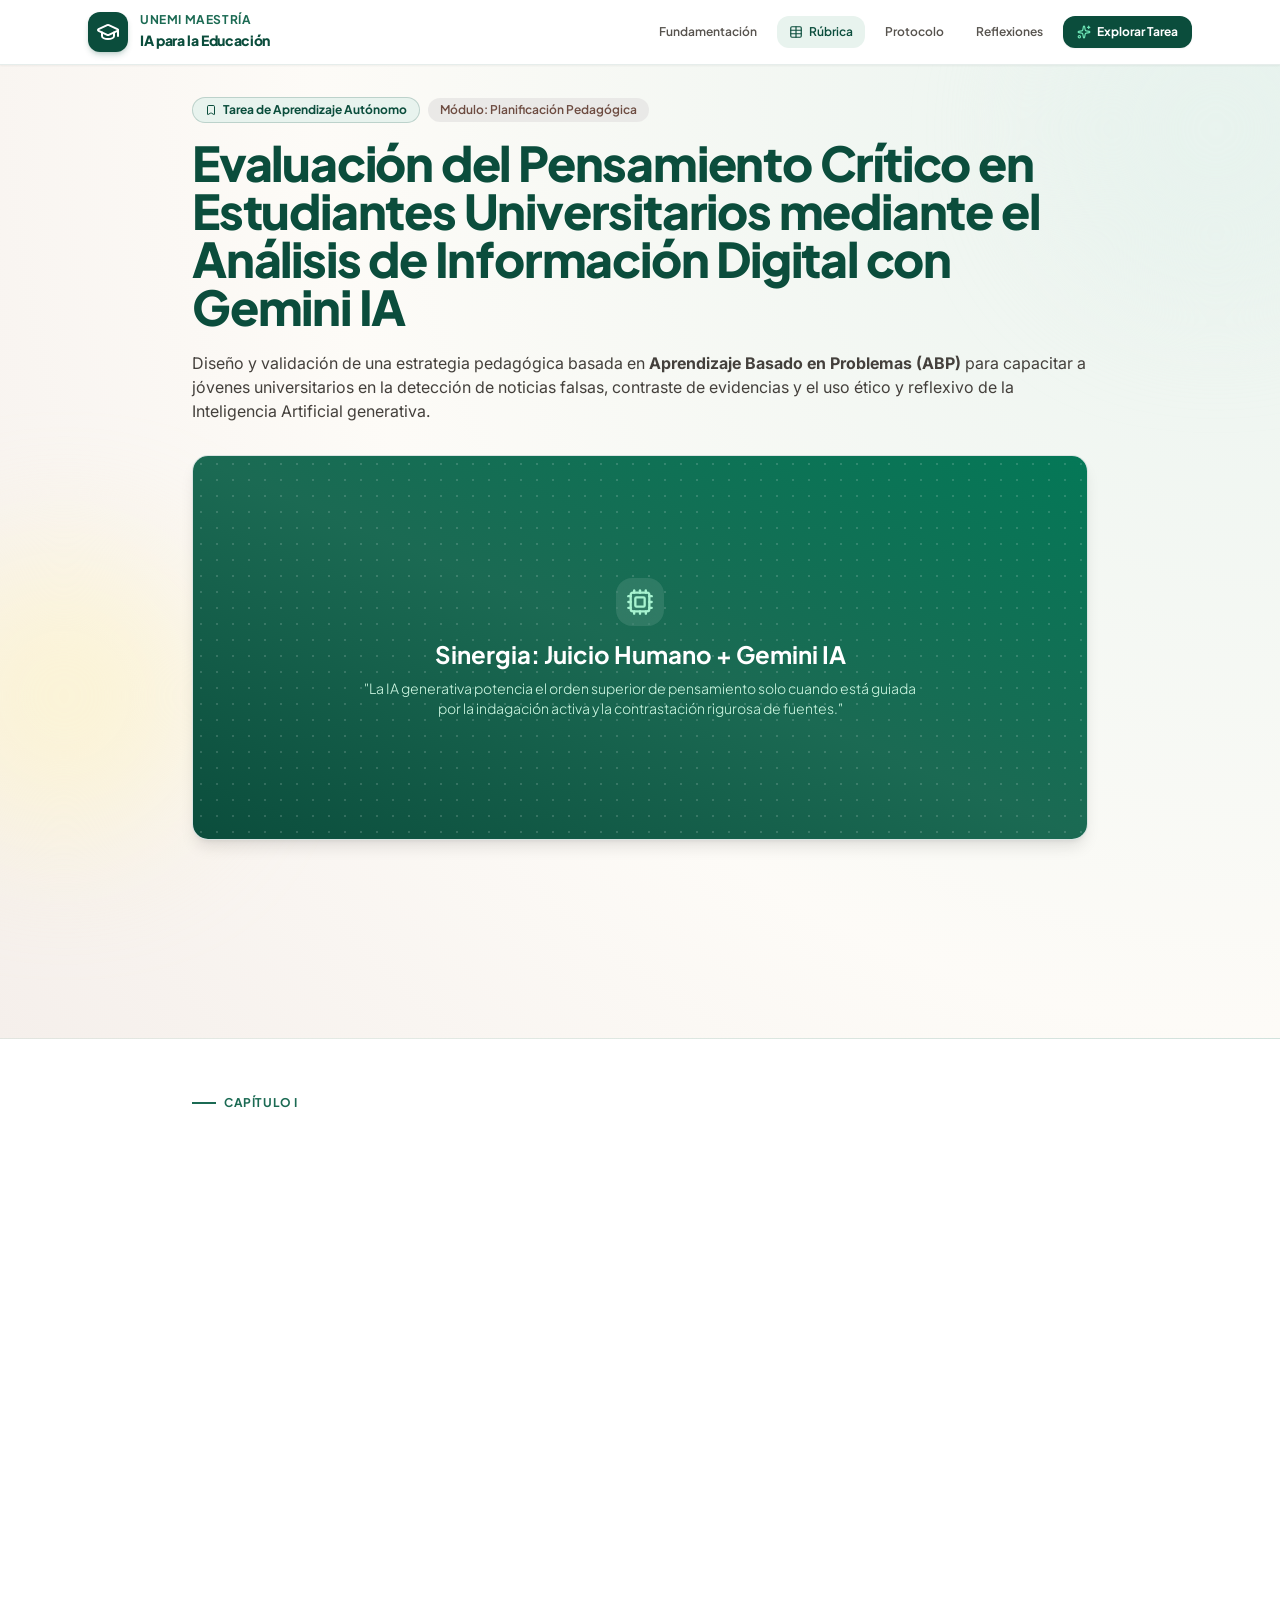
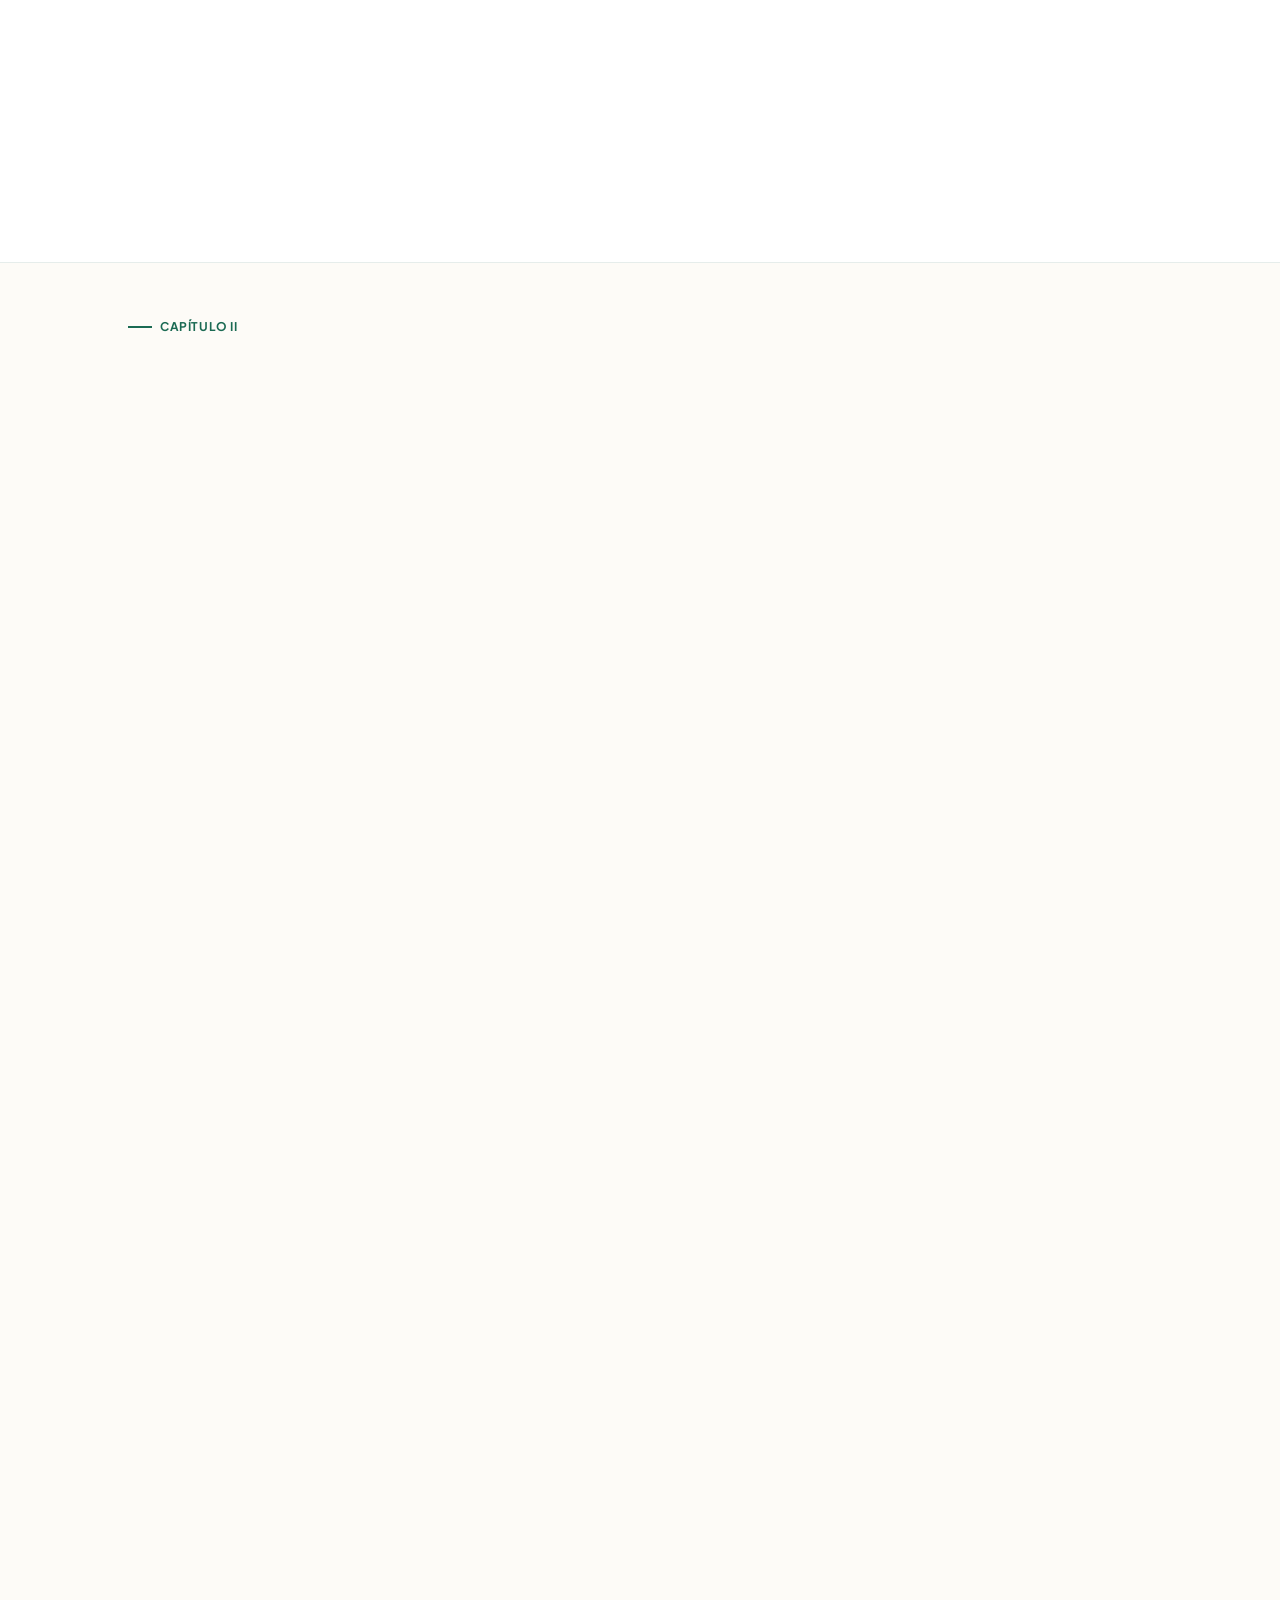
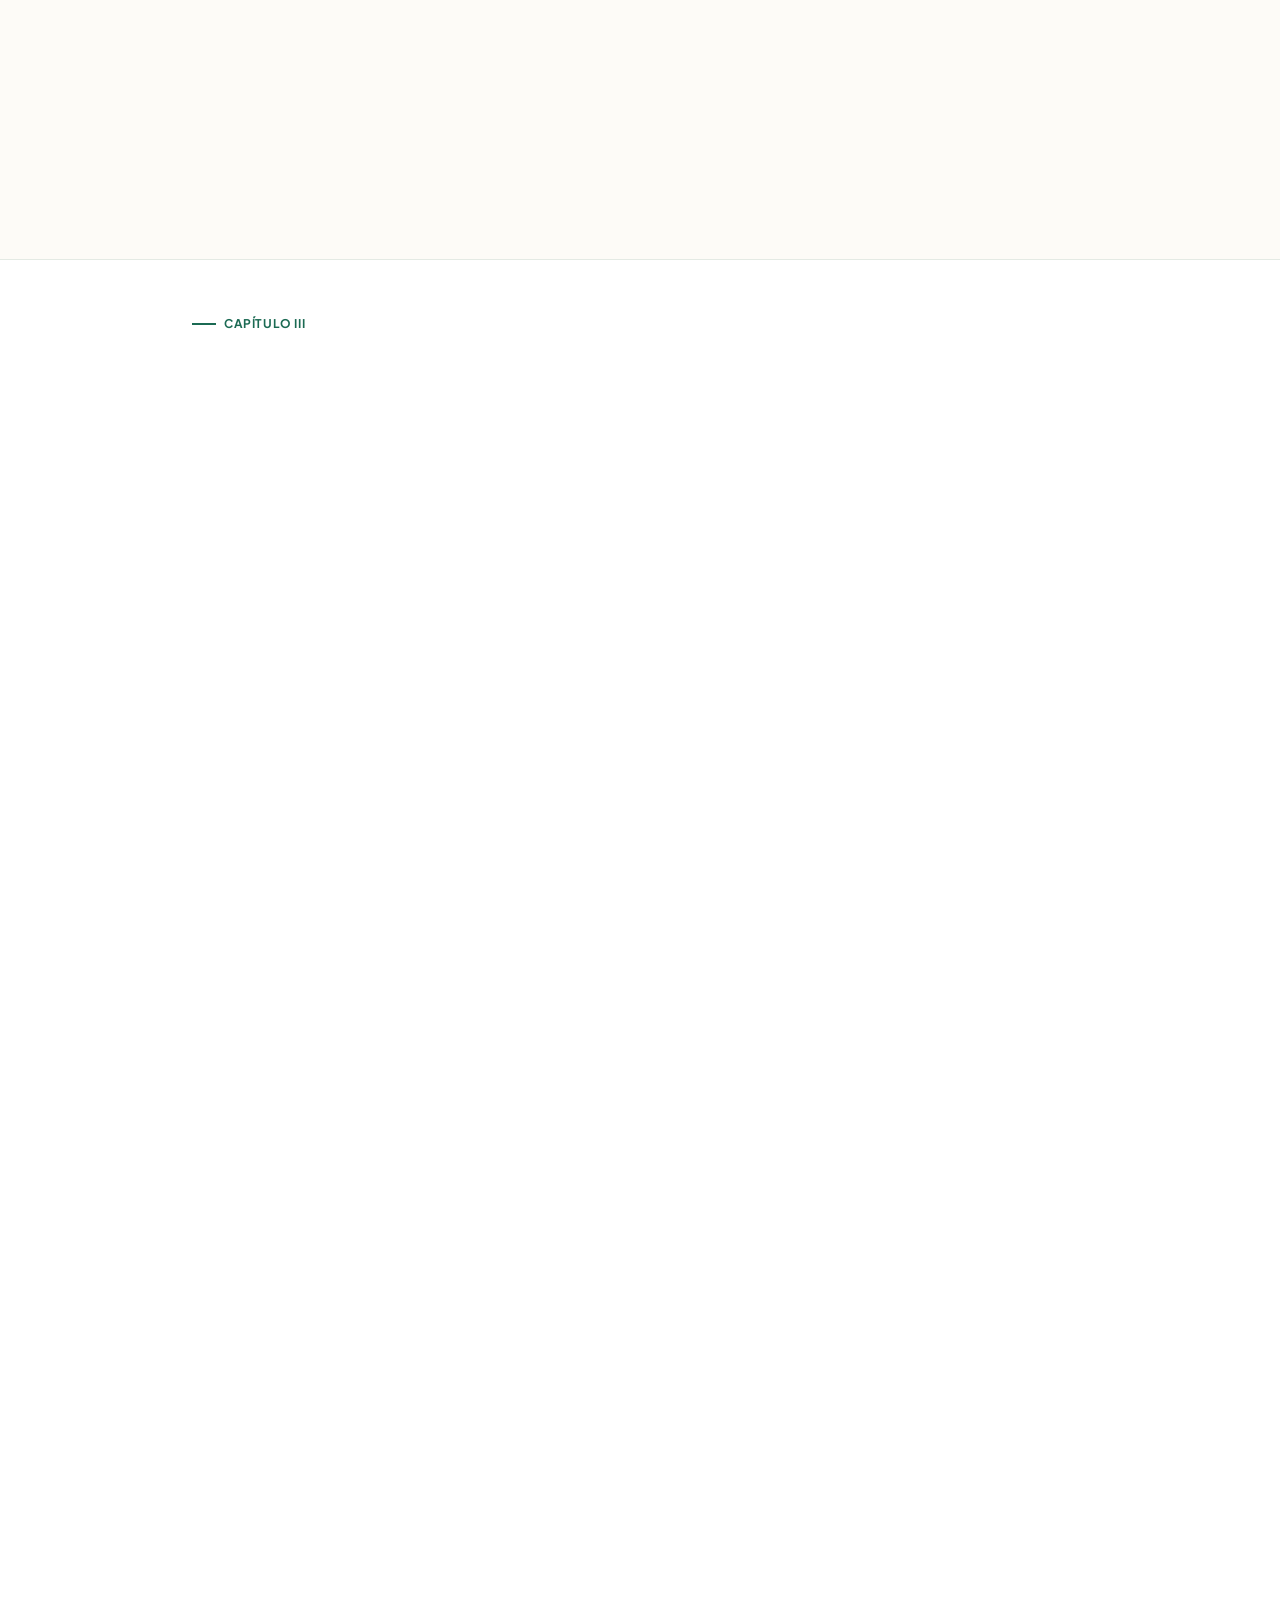
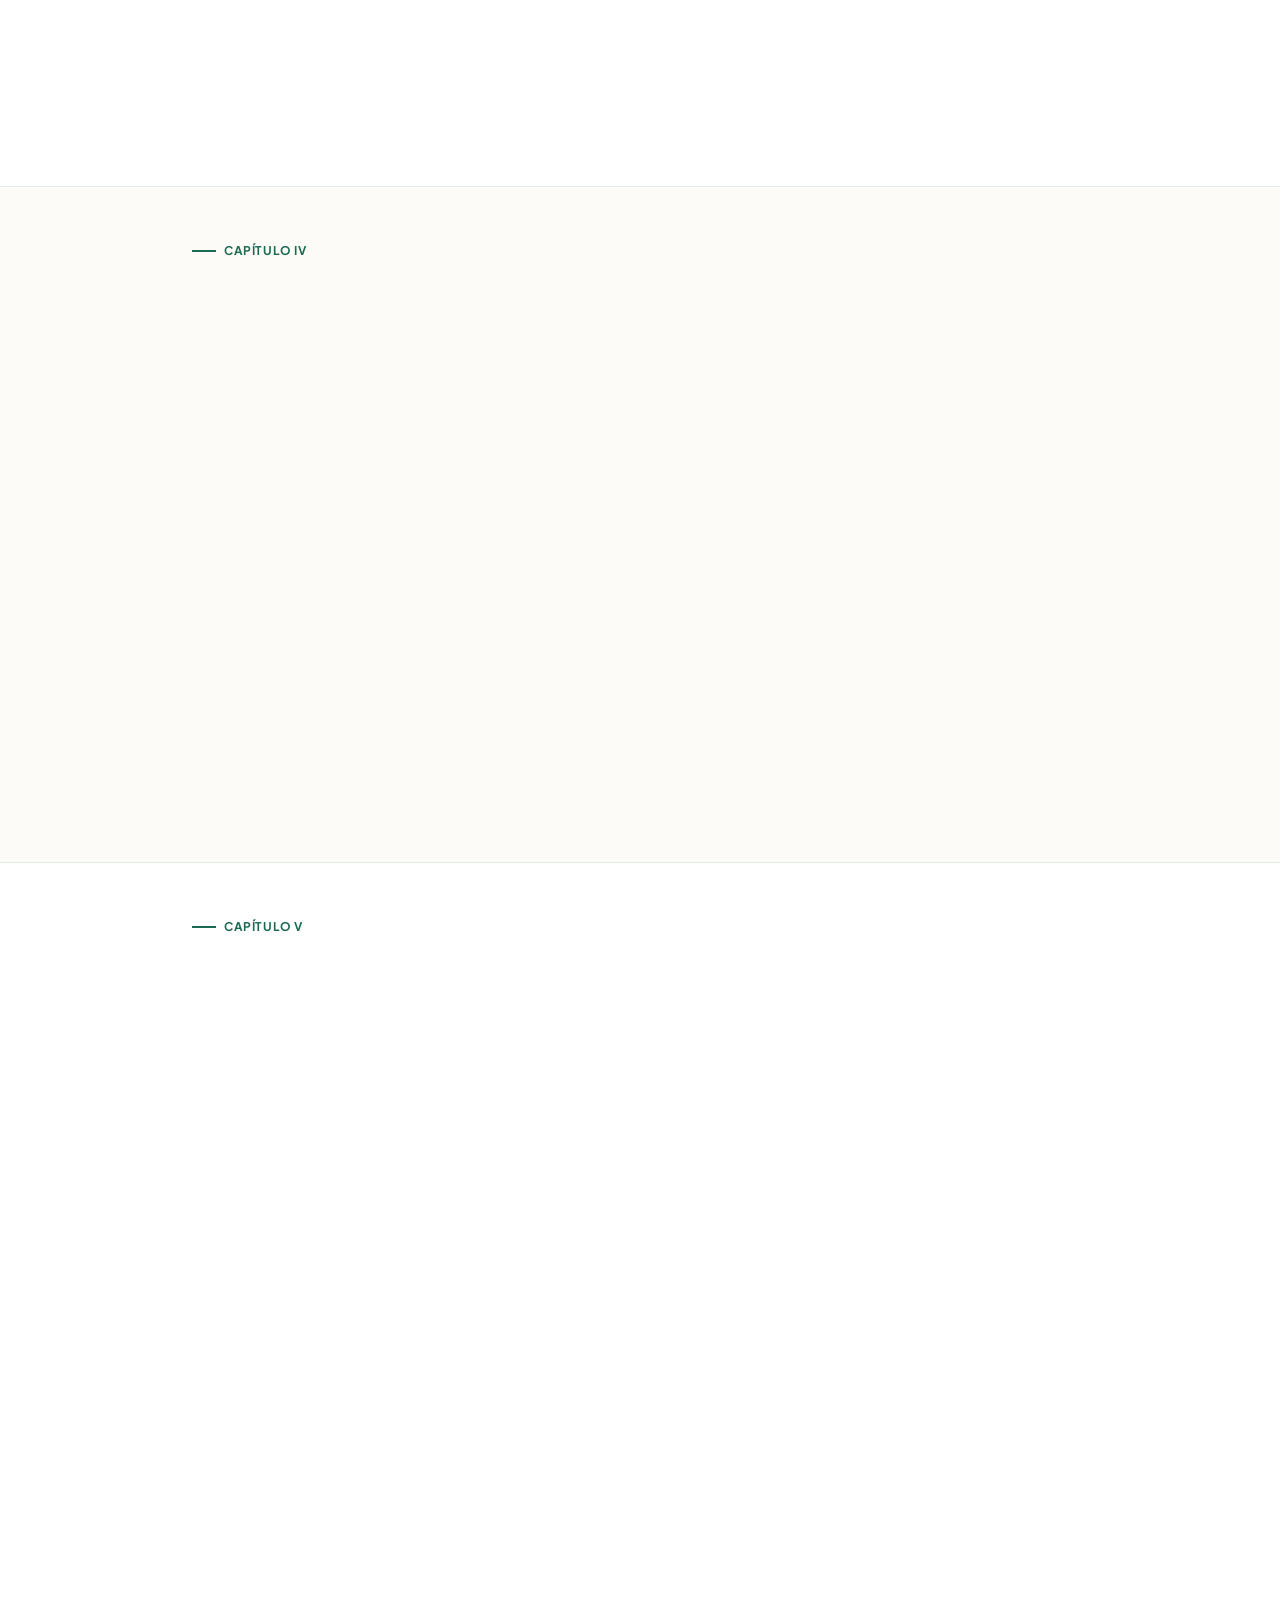
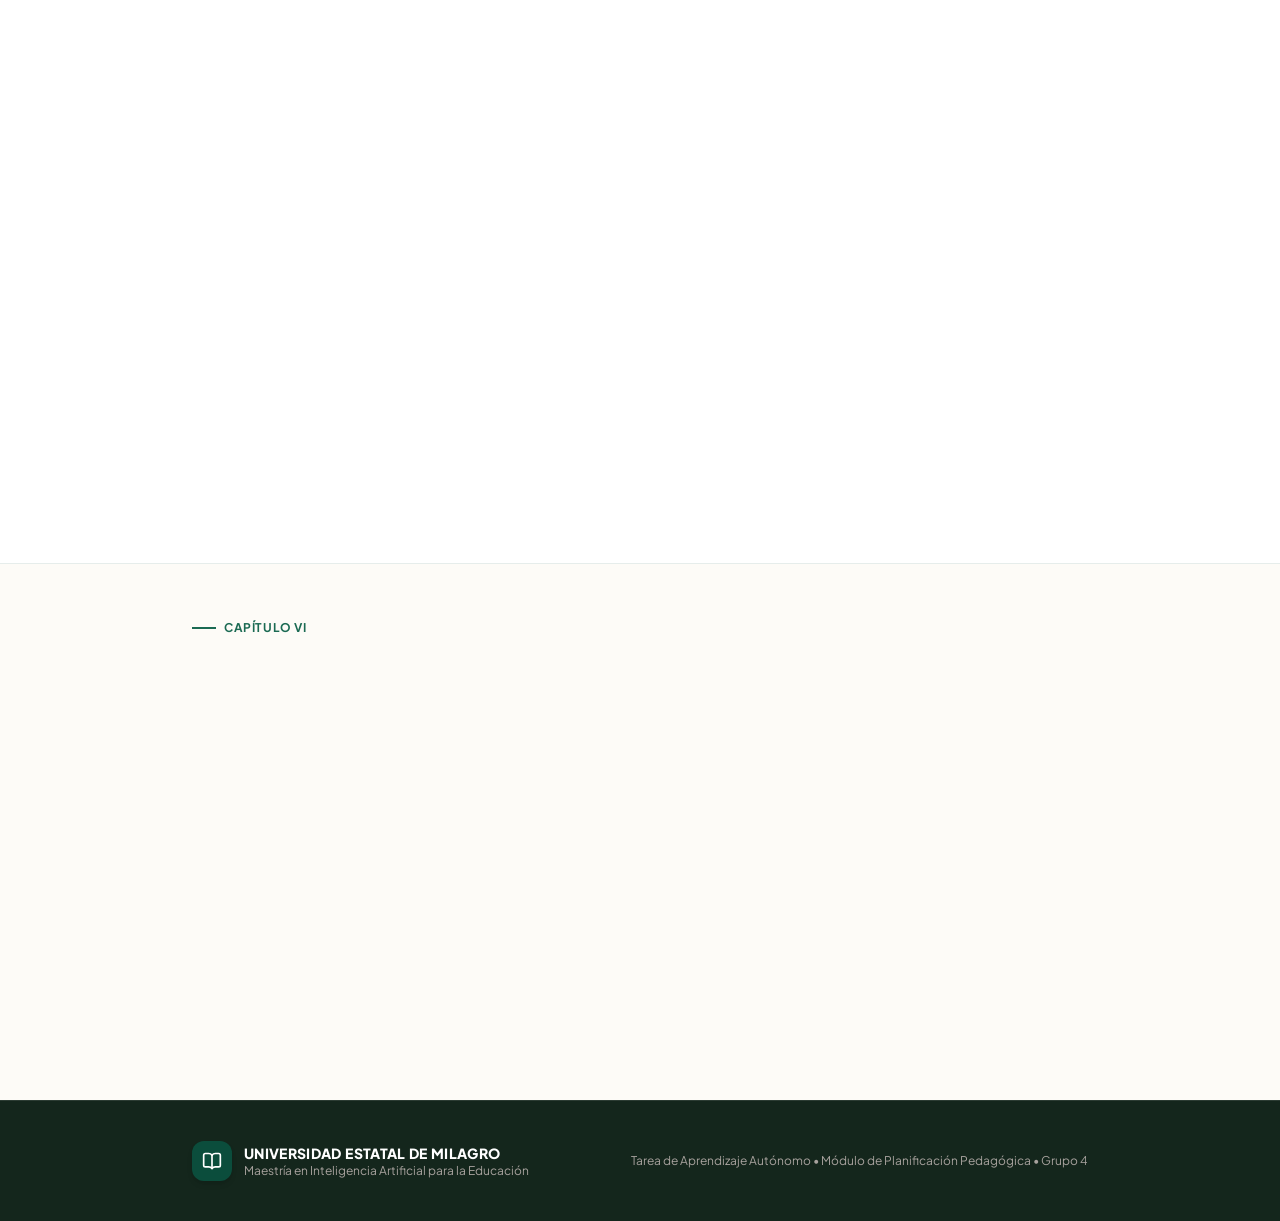
<file: code.html>
<!DOCTYPE html>
<html lang="es" class="scroll-smooth">
<head>
  <meta charset="UTF-8">
  <meta name="viewport" content="width=device-width, initial-scale=1.0">
  <title>Evaluación del Pensamiento Crítico con IA Gemini | UNEMI</title>
  
  <!-- SEO Técnico y Metadatos de Redes Sociales -->
  <meta name="description" content="Diseño metodológico y rúbrica analítica integral para evaluar el pensamiento crítico y la interacción ética con Gemini IA en estudiantes universitarios. Universidad Estatal de Milagro (UNEMI).">
  <meta name="keywords" content="Pensamiento Crítico, Inteligencia Artificial, Gemini IA, UNEMI, Rúbrica Analítica, Aprendizaje Basado en Problemas, ABP, Competencias Digitales, Desinformación, Educación Superior">
  <meta name="author" content="Carlos Luis Pulla Freire, Robert Bryan Merejildo Pincay, Carlos Andrés Paredes Rosado, Diego Fernando Baique Chilito, Jimena Jamileth Orellana Rodríguez">
  <meta name="robots" content="index, follow">
  <meta name="theme-color" content="#0B4D3C">
  
  <!-- Open Graph / Redes Sociales -->
  <meta property="og:type" content="article">
  <meta property="og:title" content="Evaluación del Pensamiento Crítico con IA Gemini | UNEMI">
  <meta property="og:description" content="Instrumento metodológico en Aprendizaje Basado en Problemas (ABP) asistido por IA Gemini para la verificación de desinformación.">
  <meta property="og:image" content="assets/images/screen.png">
  <meta property="og:locale" content="es_EC">
  <meta property="og:site_name" content="UNEMI - Maestría en IA para la Educación">

  <!-- Twitter Cards -->
  <meta name="twitter:card" content="summary_large_image">
  <meta name="twitter:title" content="Evaluación del Pensamiento Crítico con IA Gemini | UNEMI">
  <meta name="twitter:description" content="Instrumento metodológico en Aprendizaje Basado en Problemas (ABP) asistido por IA Gemini.">
  <meta name="twitter:image" content="assets/images/screen.png">

  <!-- Favicon Vectorial Académico Local -->
  <link rel="icon" type="image/svg+xml" href="assets/images/favicon.svg">
  <link rel="apple-touch-icon" href="assets/images/favicon.svg">

  <!-- Google Fonts: Plus Jakarta Sans y Inter -->
  <link rel="preconnect" href="https://fonts.googleapis.com">
  <link rel="preconnect" href="https://fonts.gstatic.com" crossorigin>
  <link href="https://fonts.googleapis.com/css2?family=Plus+Jakarta+Sans:wght@400;500;600;700;800&family=Inter:wght@300;400;500;600;700&display=swap" rel="stylesheet">

  <!-- Hoja de Estilos de Terceros (AOS) -->
  <link rel="stylesheet" href="assets/vendor/aos/aos.css">
  
  <!-- Estilos Personalizados UNEMI -->
  <link rel="stylesheet" href="assets/css/style.css">

  <!-- Tailwind CSS Engine Local con Fallback CDN -->
  <script src="assets/vendor/tailwind/tailwind.min.js"></script>
  <script>
    if (typeof tailwind === 'undefined') {
      document.write('<script src="https://cdn.tailwindcss.com"><\/script>');
    }
  </script>
  <script>
    tailwind.config = {
      theme: {
        extend: {
          fontFamily: {
            sans: ['"Plus Jakarta Sans"', 'Inter', 'sans-serif'],
            body: ['Inter', 'sans-serif'],
          },
          colors: {
            unemi: {
              primary: '#0B4D3C',       /* Verde bosque institucional UNEMI */
              light: '#1B6A53',         /* Verde hoja vibrante */
              accent: '#2EA44F',        /* Verde esmeralda vivo */
              subtle: '#E8F3EE',        /* Tinte verde menta orgánico */
              earth: '#6D4C41',         /* Tono café tierra cálido */
              sand: '#A1887F',          /* Tono arena suave */
              cream: '#FDFBF7',         /* Fondo crema limpio */
              dark: '#14261C',          /* Texto oscuro elegante */
            }
          }
        }
      }
    };
  </script>

  <!-- Datos Estructurados JSON-LD (SEO Académico) -->
  <script type="application/ld+json">
  {
    "@context": "https://schema.org",
    "@type": "ScholarlyArticle",
    "headline": "Evaluación del Pensamiento Crítico en Estudiantes Universitarios mediante el Análisis de Información Digital con Gemini IA",
    "description": "Diseño instruccional y validación de una rúbrica analítica y protocolo ABP con apoyo socrático de Gemini IA.",
    "author": [
      { "@type": "Person", "name": "Carlos Luis Pulla Freire" },
      { "@type": "Person", "name": "Robert Bryan Merejildo Pincay" },
      { "@type": "Person", "name": "Carlos Andrés Paredes Rosado" },
      { "@type": "Person", "name": "Diego Fernando Baique Chilito" },
      { "@type": "Person", "name": "Jimena Jamileth Orellana Rodríguez" }
    ],
    "publisher": {
      "@type": "EducationalOrganization",
      "name": "Universidad Estatal de Milagro (UNEMI)",
      "url": "https://www.unemi.edu.ec"
    },
    "inLanguage": "es-EC",
    "genre": "Investigación e Innovación Pedagógica",
    "about": ["Pensamiento Crítico", "Inteligencia Artificial", "Rúbricas Analíticas", "Aprendizaje Basado en Problemas"]
  }
  </script>
</head>
<body class="bg-unemi-cream text-unemi-dark font-sans antialiased overflow-x-hidden selection:bg-unemi-accent selection:text-white">

  <!-- Enlace accesible de salto al contenido (a11y) -->
  <a href="#main-content" class="skip-link">Saltar al contenido principal</a>

  <!-- BARRA DE NAVEGACIÓN SUPERIOR (MOBILE FIRST CON RESPONSIVE) -->
  <header class="sticky top-0 z-50 bg-white/95 backdrop-blur-md border-b border-unemi-primary/10 shadow-sm transition-all duration-300">
    <div class="max-w-6xl mx-auto px-4 sm:px-6 py-3 flex items-center justify-between">
      
      <!-- Logo y Membrete Institucional -->
      <a href="#inicio" class="flex items-center space-x-3 group" aria-label="UNEMI Maestría en IA para la Educación">
        <div class="w-10 h-10 rounded-xl bg-unemi-primary flex items-center justify-center text-white shadow-md shadow-unemi-primary/20 group-hover:bg-unemi-light transition">
          <svg xmlns="http://www.w3.org/2000/svg" width="24" height="24" viewBox="0 0 24 24" fill="none" stroke="currentColor" stroke-width="2" stroke-linecap="round" stroke-linejoin="round" data-lucide="graduation-cap" aria-hidden="true" class="w-6 h-6"><path d="M21.42 10.922a1 1 0 0 0-.019-1.838L12.83 5.18a2 2 0 0 0-1.66 0L2.6 9.08a1 1 0 0 0 0 1.832l8.57 3.908a2 2 0 0 0 1.66 0z"></path><path d="M22 10v6"></path><path d="M6 12.5V16a6 3 0 0 0 12 0v-3.5"></path></svg>
        </div>
        <div>
          <span class="text-xs font-bold uppercase tracking-wider text-unemi-light block">UNEMI Maestría</span>
          <span class="text-sm font-extrabold text-unemi-primary tracking-tight leading-none">IA para la Educación</span>
        </div>
      </a>

      <!-- Menú de Navegación de Escritorio -->
      <nav class="hidden md:flex items-center space-x-2" aria-label="Navegación principal">
        <a href="#introduccion" class="text-xs font-semibold px-3 py-2 rounded-xl text-stone-600 hover:text-unemi-primary hover:bg-unemi-subtle transition duration-300">Fundamentación</a>
        <a href="#rubrica" class="inline-flex items-center text-xs font-semibold px-3 py-2 rounded-xl bg-unemi-subtle text-unemi-primary hover:bg-unemi-primary hover:text-white transition duration-300">
          <svg xmlns="http://www.w3.org/2000/svg" width="24" height="24" viewBox="0 0 24 24" fill="none" stroke="currentColor" stroke-width="2" stroke-linecap="round" stroke-linejoin="round" data-lucide="table" aria-hidden="true" class="w-3.5 h-3.5 mr-1.5"><path d="M12 3v18"></path><rect width="18" height="18" x="3" y="3" rx="2"></rect><path d="M3 9h18"></path><path d="M3 15h18"></path></svg> Rúbrica
        </a>
        <a href="#protocolo" class="text-xs font-semibold px-3 py-2 rounded-xl text-stone-600 hover:text-unemi-primary hover:bg-unemi-subtle transition duration-300">Protocolo</a>
        <a href="#reflexiones" class="text-xs font-semibold px-3 py-2 rounded-xl text-stone-600 hover:text-unemi-primary hover:bg-unemi-subtle transition duration-300">Reflexiones</a>
        <a href="#evidencias" class="inline-flex items-center text-xs font-bold px-3.5 py-2 rounded-xl bg-unemi-primary text-white shadow-sm hover:bg-unemi-light transition duration-300">
          <svg xmlns="http://www.w3.org/2000/svg" width="24" height="24" viewBox="0 0 24 24" fill="none" stroke="currentColor" stroke-width="2" stroke-linecap="round" stroke-linejoin="round" data-lucide="sparkles" aria-hidden="true" class="w-3.5 h-3.5 mr-1.5 text-emerald-300"><path d="M11.017 2.814a1 1 0 0 1 1.966 0l1.051 5.558a2 2 0 0 0 1.594 1.594l5.558 1.051a1 1 0 0 1 0 1.966l-5.558 1.051a2 2 0 0 0-1.594 1.594l-1.051 5.558a1 1 0 0 1-1.966 0l-1.051-5.558a2 2 0 0 0-1.594-1.594l-5.558-1.051a1 1 0 0 1 0-1.966l5.558-1.051a2 2 0 0 0 1.594-1.594z"></path><path d="M20 2v4"></path><path d="M22 4h-4"></path><circle cx="4" cy="20" r="2"></circle></svg> Explorar Tarea
        </a>
      </nav>

      <!-- Botones de Navegación Móvil -->
      <div class="flex items-center space-x-2 md:hidden">
        <a href="#evidencias" class="inline-flex items-center text-xs font-bold px-3 py-2 rounded-xl bg-unemi-primary text-white shadow-sm hover:bg-unemi-light transition duration-300">
          <svg xmlns="http://www.w3.org/2000/svg" width="24" height="24" viewBox="0 0 24 24" fill="none" stroke="currentColor" stroke-width="2" stroke-linecap="round" stroke-linejoin="round" data-lucide="sparkles" aria-hidden="true" class="w-3.5 h-3.5 mr-1 text-emerald-300"><path d="M11.017 2.814a1 1 0 0 1 1.966 0l1.051 5.558a2 2 0 0 0 1.594 1.594l5.558 1.051a1 1 0 0 1 0 1.966l-5.558 1.051a2 2 0 0 0-1.594 1.594l-1.051 5.558a1 1 0 0 1-1.966 0l-1.051-5.558a2 2 0 0 0-1.594-1.594l-5.558-1.051a1 1 0 0 1 0-1.966l5.558-1.051a2 2 0 0 0 1.594-1.594z"></path><path d="M20 2v4"></path><path d="M22 4h-4"></path><circle cx="4" cy="20" r="2"></circle></svg> Explorar
        </a>
        <button id="mobile-menu-btn" type="button" aria-label="Abrir menú de navegación" aria-expanded="false" class="p-2 rounded-xl text-unemi-primary hover:bg-unemi-subtle transition focus:outline-none focus:ring-2 focus:ring-unemi-accent">
          <svg xmlns="http://www.w3.org/2000/svg" width="24" height="24" viewBox="0 0 24 24" fill="none" stroke="currentColor" stroke-width="2" stroke-linecap="round" stroke-linejoin="round" data-lucide="menu" aria-hidden="true" class="w-6 h-6"><line x1="4" x2="20" y1="12" y2="12"></line><line x1="4" x2="20" y1="6" y2="6"></line><line x1="4" x2="20" y1="18" y2="18"></line></svg>
        </button>
      </div>

    </div>

    <!-- Cajón de Navegación Móvil Desplegable -->
    <div id="mobile-menu" class="hidden md:hidden border-t border-unemi-primary/10 bg-white/98 px-4 pt-3 pb-5 space-y-2">
      <a href="#introduccion" class="mobile-nav-link flex items-center justify-between px-3 py-2 rounded-xl text-sm font-semibold text-stone-700 hover:bg-unemi-subtle hover:text-unemi-primary transition">
        <span>I. Fundamentación Científica</span>
        <svg xmlns="http://www.w3.org/2000/svg" width="16" height="16" viewBox="0 0 24 24" fill="none" stroke="currentColor" stroke-width="2" stroke-linecap="round" stroke-linejoin="round" data-lucide="chevron-right" aria-hidden="true" class="w-4 h-4 text-stone-400"><path d="m9 18 6-6-6-6"></path></svg>
      </a>
      <a href="#rubrica" class="mobile-nav-link flex items-center justify-between px-3 py-2 rounded-xl text-sm font-semibold text-stone-700 hover:bg-unemi-subtle hover:text-unemi-primary transition">
        <span>II. Rúbrica Analítica</span>
        <svg xmlns="http://www.w3.org/2000/svg" width="16" height="16" viewBox="0 0 24 24" fill="none" stroke="currentColor" stroke-width="2" stroke-linecap="round" stroke-linejoin="round" data-lucide="chevron-right" aria-hidden="true" class="w-4 h-4 text-stone-400"><path d="m9 18 6-6-6-6"></path></svg>
      </a>
      <a href="#evidencias" class="mobile-nav-link flex items-center justify-between px-3 py-2 rounded-xl text-sm font-semibold text-stone-700 hover:bg-unemi-subtle hover:text-unemi-primary transition">
        <span>III. Prompts en Gemini IA</span>
        <svg xmlns="http://www.w3.org/2000/svg" width="16" height="16" viewBox="0 0 24 24" fill="none" stroke="currentColor" stroke-width="2" stroke-linecap="round" stroke-linejoin="round" data-lucide="chevron-right" aria-hidden="true" class="w-4 h-4 text-stone-400"><path d="m9 18 6-6-6-6"></path></svg>
      </a>
      <a href="#protocolo" class="mobile-nav-link flex items-center justify-between px-3 py-2 rounded-xl text-sm font-semibold text-stone-700 hover:bg-unemi-subtle hover:text-unemi-primary transition">
        <span>IV. Protocolo de Evaluación</span>
        <svg xmlns="http://www.w3.org/2000/svg" width="16" height="16" viewBox="0 0 24 24" fill="none" stroke="currentColor" stroke-width="2" stroke-linecap="round" stroke-linejoin="round" data-lucide="chevron-right" aria-hidden="true" class="w-4 h-4 text-stone-400"><path d="m9 18 6-6-6-6"></path></svg>
      </a>
      <a href="#reflexiones" class="mobile-nav-link flex items-center justify-between px-3 py-2 rounded-xl text-sm font-semibold text-stone-700 hover:bg-unemi-subtle hover:text-unemi-primary transition">
        <span>V. Reflexiones del Equipo</span>
        <svg xmlns="http://www.w3.org/2000/svg" width="16" height="16" viewBox="0 0 24 24" fill="none" stroke="currentColor" stroke-width="2" stroke-linecap="round" stroke-linejoin="round" data-lucide="chevron-right" aria-hidden="true" class="w-4 h-4 text-stone-400"><path d="m9 18 6-6-6-6"></path></svg>
      </a>
      <a href="#referencias" class="mobile-nav-link flex items-center justify-between px-3 py-2 rounded-xl text-sm font-semibold text-stone-700 hover:bg-unemi-subtle hover:text-unemi-primary transition">
        <span>VI. Referencias Científicas</span>
        <svg xmlns="http://www.w3.org/2000/svg" width="16" height="16" viewBox="0 0 24 24" fill="none" stroke="currentColor" stroke-width="2" stroke-linecap="round" stroke-linejoin="round" data-lucide="chevron-right" aria-hidden="true" class="w-4 h-4 text-stone-400"><path d="m9 18 6-6-6-6"></path></svg>
      </a>
    </div>
  </header>

  <main id="main-content">

    <!-- SECCIÓN HERO: SCROLL-STORYTELLING & CONTEXTO ACADÉMICO -->
    <section id="inicio" class="relative pt-8 pb-16 px-4 sm:px-6 gradient-hero overflow-hidden border-b border-unemi-primary/10">
      <!-- Fondos decorativos orgánicos -->
      <div class="absolute -top-24 -right-24 w-80 h-80 bg-unemi-subtle/80 rounded-full blur-3xl pointer-events-none" aria-hidden="true"></div>
      <div class="absolute top-1/2 -left-20 w-72 h-72 bg-amber-100/60 rounded-full blur-3xl pointer-events-none" aria-hidden="true"></div>

      <div class="max-w-4xl mx-auto relative z-10">
        
        <!-- Badges de contexto académico -->
        <div class="flex flex-wrap items-center gap-2 mb-4" data-aos="fade-down">
          <span class="inline-flex items-center px-3 py-1 rounded-full text-xs font-bold bg-unemi-subtle text-unemi-primary border border-unemi-primary/20">
            <svg xmlns="http://www.w3.org/2000/svg" width="24" height="24" viewBox="0 0 24 24" fill="none" stroke="currentColor" stroke-width="2" stroke-linecap="round" stroke-linejoin="round" data-lucide="bookmark" aria-hidden="true" class="w-3 h-3 mr-1.5"><path d="M17 3a2 2 0 0 1 2 2v15a1 1 0 0 1-1.496.868l-4.512-2.578a2 2 0 0 0-1.984 0l-4.512 2.578A1 1 0 0 1 5 20V5a2 2 0 0 1 2-2z"></path></svg> Tarea de Aprendizaje Autónomo
          </span>
          <span class="inline-flex items-center px-3 py-1 rounded-full text-xs font-semibold bg-stone-200/80 text-unemi-earth">
            Módulo: Planificación Pedagógica
          </span>
        </div>

        <!-- Título principal -->
        <h1 class="text-2xl sm:text-4xl md:text-5xl font-extrabold text-unemi-primary tracking-tight leading-snug mb-5" data-aos="fade-right">
          Evaluación del Pensamiento Crítico en Estudiantes Universitarios mediante el Análisis de Información Digital con Gemini IA
        </h1>

        <!-- Resumen introductorio -->
        <p class="text-sm sm:text-base text-stone-700 leading-relaxed font-body mb-8" data-aos="fade-up">
          Diseño y validación de una estrategia pedagógica basada en <strong>Aprendizaje Basado en Problemas (ABP)</strong> para capacitar a jóvenes universitarios en la detección de noticias falsas, contraste de evidencias y el uso ético y reflexivo de la Inteligencia Artificial generativa.
        </p>

        <!-- Banner de Imagen interactiva de Sinergia Juicio Humano + IA -->
        <div class="relative overflow-hidden transform transition duration-500 hover:scale-105 hover:shadow-xl rounded-2xl border border-unemi-primary/15 shadow-lg bg-white mb-8" data-aos="zoom-in">
          <div class="aspect-[16/9] sm:aspect-[21/9] bg-gradient-to-tr from-unemi-primary via-unemi-light to-emerald-700 relative flex items-center justify-center p-6 text-white text-center">
            <div class="absolute inset-0 bg-[radial-gradient(#ffffff_1px,transparent_1px)] [background-size:16px_16px] opacity-15" aria-hidden="true"></div>
            <div class="relative z-10 max-w-xl">
              <span class="inline-flex items-center justify-center w-12 h-12 rounded-2xl bg-white/10 backdrop-blur-md mb-3 text-emerald-200">
                <svg xmlns="http://www.w3.org/2000/svg" width="24" height="24" viewBox="0 0 24 24" fill="none" stroke="currentColor" stroke-width="2" stroke-linecap="round" stroke-linejoin="round" data-lucide="cpu" aria-hidden="true" class="w-7 h-7"><path d="M12 20v2"></path><path d="M12 2v2"></path><path d="M17 20v2"></path><path d="M17 2v2"></path><path d="M2 12h2"></path><path d="M2 17h2"></path><path d="M2 7h2"></path><path d="M20 12h2"></path><path d="M20 17h2"></path><path d="M20 7h2"></path><path d="M7 20v2"></path><path d="M7 2v2"></path><rect x="4" y="4" width="16" height="16" rx="2"></rect><rect x="8" y="8" width="8" height="8" rx="1"></rect></svg>
              </span>
              <h2 class="text-lg sm:text-2xl font-bold mb-2">Sinergia: Juicio Humano + Gemini IA</h2>
              <p class="text-xs sm:text-sm text-emerald-100 font-light leading-relaxed">"La IA generativa potencia el orden superior de pensamiento solo cuando está guiada por la indagación activa y la contrastación rigurosa de fuentes."</p>
            </div>
          </div>
        </div>

        <!-- Tarjetas Resumen / Quick Metrics Cards -->
        <div class="grid grid-cols-2 sm:grid-cols-4 gap-3">
          <div class="p-4 bg-white/90 border border-unemi-primary/10 rounded-2xl shadow-sm transform transition duration-500 hover:scale-105 hover:shadow-xl" data-aos="fade-up" data-aos-delay="100">
            <div class="text-unemi-primary mb-1">
              <svg xmlns="http://www.w3.org/2000/svg" width="24" height="24" viewBox="0 0 24 24" fill="none" stroke="currentColor" stroke-width="2" stroke-linecap="round" stroke-linejoin="round" data-lucide="users" aria-hidden="true" class="w-5 h-5"><path d="M16 21v-2a4 4 0 0 0-4-4H6a4 4 0 0 0-4 4v2"></path><path d="M16 3.128a4 4 0 0 1 0 7.744"></path><path d="M22 21v-2a4 4 0 0 0-3-3.87"></path><circle cx="9" cy="7" r="4"></circle></svg>
            </div>
            <div class="text-lg font-extrabold text-unemi-primary">18–25 años</div>
            <div class="text-xs text-stone-500">Población diana</div>
          </div>

          <div class="p-4 bg-white/90 border border-unemi-primary/10 rounded-2xl shadow-sm transform transition duration-500 hover:scale-105 hover:shadow-xl" data-aos="fade-up" data-aos-delay="200">
            <div class="text-unemi-accent mb-1">
              <svg xmlns="http://www.w3.org/2000/svg" width="24" height="24" viewBox="0 0 24 24" fill="none" stroke="currentColor" stroke-width="2" stroke-linecap="round" stroke-linejoin="round" data-lucide="check-circle" aria-hidden="true" class="w-5 h-5"><path d="M21.801 10A10 10 0 1 1 17 3.335"></path><path d="m9 11 3 3L22 4"></path></svg>
            </div>
            <div class="text-lg font-extrabold text-unemi-primary">4 Criterios</div>
            <div class="text-xs text-stone-500">Dimensiones analíticas</div>
          </div>

          <div class="p-4 bg-white/90 border border-unemi-primary/10 rounded-2xl shadow-sm transform transition duration-500 hover:scale-105 hover:shadow-xl" data-aos="fade-up" data-aos-delay="300">
            <div class="text-amber-700 mb-1">
              <svg xmlns="http://www.w3.org/2000/svg" width="24" height="24" viewBox="0 0 24 24" fill="none" stroke="currentColor" stroke-width="2" stroke-linecap="round" stroke-linejoin="round" data-lucide="bot" aria-hidden="true" class="w-5 h-5"><path d="M12 8V4H8"></path><rect width="16" height="12" x="4" y="8" rx="2"></rect><path d="M2 14h2"></path><path d="M20 14h2"></path><path d="M15 13v2"></path><path d="M9 13v2"></path></svg>
            </div>
            <div class="text-lg font-extrabold text-unemi-primary">Gemini IA</div>
            <div class="text-xs text-stone-500">Andamiaje socrático</div>
          </div>

          <div class="p-4 bg-white/90 border border-unemi-primary/10 rounded-2xl shadow-sm transform transition duration-500 hover:scale-105 hover:shadow-xl" data-aos="fade-up" data-aos-delay="400">
            <div class="text-unemi-earth mb-1">
              <svg xmlns="http://www.w3.org/2000/svg" width="24" height="24" viewBox="0 0 24 24" fill="none" stroke="currentColor" stroke-width="2" stroke-linecap="round" stroke-linejoin="round" data-lucide="shield-check" aria-hidden="true" class="w-5 h-5"><path d="M20 13c0 5-3.5 7.5-7.66 8.95a1 1 0 0 1-.67-.01C7.5 20.5 4 18 4 13V6a1 1 0 0 1 1-1c2 0 4.5-1.2 6.24-2.72a1.17 1.17 0 0 1 1.52 0C14.51 3.81 17 5 19 5a1 1 0 0 1 1 1z"></path><path d="m9 12 2 2 4-4"></path></svg>
            </div>
            <div class="text-lg font-extrabold text-unemi-primary">Ética &amp; Sesgos</div>
            <div class="text-xs text-stone-500">Derecho a corrección</div>
          </div>
        </div>

      </div>
    </section>

    <!-- SECCIÓN I: INTRODUCCIÓN Y FUNDAMENTACIÓN CIENTÍFICA -->
    <section id="introduccion" class="py-14 px-4 sm:px-6 bg-white border-b border-unemi-primary/10 relative">
      <div class="max-w-4xl mx-auto">
        
        <div class="flex items-center space-x-2 text-xs font-bold uppercase tracking-wider text-unemi-light mb-2">
          <span class="w-6 h-0.5 bg-unemi-light inline-block" aria-hidden="true"></span>
          <span>Capítulo I</span>
        </div>
        <h2 class="text-2xl sm:text-3xl font-extrabold text-unemi-primary mb-6" data-aos="fade-right">
          I. Introducción y Pertinencia Pedagógica
        </h2>

        <!-- Texto informativo y justificación científica -->
        <div class="space-y-4 text-stone-700 font-body text-sm sm:text-base leading-relaxed" data-aos="fade-up">
          <p>
            El presente documento detalla el diseño de un instrumento de evaluación enmarcado en el módulo <strong>"Planificación Pedagógica en el Contexto del Aprendizaje Participativo"</strong>. Su objetivo central es evaluar la capacidad de los estudiantes universitarios para analizar críticamente la información digital, identificar noticias falsas y utilizar herramientas de inteligencia artificial de manera ética y responsable.
          </p>
          <p>
            La pertinencia de este diseño se fundamenta en la literatura científica reciente. Diversos estudios han demostrado que la IA generativa tiene un impacto significativo y positivo en la mejora del pensamiento de orden superior (<em>higher order thinking</em>) de los estudiantes (Nie, Tian, Liu, Wu, &amp; Gou, 2025). Sin embargo, este potencial debe ser evaluado empíricamente mediante instrumentos válidos, integrando herramientas como ChatGPT o Gemini bajo una necesaria comparación y validación con la evaluación humana (Trikoili, Georgiou, Pappa, &amp; Pittich, 2025).
          </p>
        </div>

        <!-- Tarjeta destacada: Riesgo del sedentarismo intelectual -->
        <div class="mt-8 p-6 rounded-2xl bg-amber-50/70 border border-amber-200/60 transform transition duration-500 hover:scale-105 hover:shadow-xl" data-aos="fade-up">
          <div class="flex items-start space-x-4">
            <div class="p-3 bg-amber-100 text-amber-900 rounded-xl flex-shrink-0">
              <svg xmlns="http://www.w3.org/2000/svg" width="24" height="24" viewBox="0 0 24 24" fill="none" stroke="currentColor" stroke-width="2" stroke-linecap="round" stroke-linejoin="round" data-lucide="alert-triangle" aria-hidden="true" class="w-6 h-6"><path d="m21.73 18-8-14a2 2 0 0 0-3.48 0l-8 14A2 2 0 0 0 4 21h16a2 2 0 0 0 1.73-3"></path><path d="M12 9v4"></path><path d="M12 17h.01"></path></svg>
            </div>
            <div>
              <h3 class="text-base font-bold text-amber-950 mb-1">Riesgo Advertido: Sedentarismo Intelectual</h3>
              <p class="text-xs sm:text-sm text-amber-900/90 leading-relaxed">
                Costa &amp; Murphy (2025) advierten que la IA generativa, si se consume sin criterio reflexivo, puede fomentar un "sedentarismo intelectual" y propagar desinformación masiva. Es imprescindible formar criterio crítico universitario mediante el Aprendizaje Basado en Problemas (ABP) para indagar y verificar activamente fuentes digitales (European Journal of Education, 2025).
              </p>
            </div>
          </div>
        </div>

        <!-- 3 Pilares del Instrumento -->
        <div class="grid grid-cols-1 md:grid-cols-3 gap-4 mt-8">
          <div class="p-5 rounded-2xl bg-unemi-subtle/50 border border-unemi-primary/10 transform transition duration-500 hover:scale-105 hover:shadow-xl" data-aos="zoom-in" data-aos-delay="100">
            <div class="w-9 h-9 rounded-lg bg-unemi-primary text-white flex items-center justify-center mb-3">
              <svg xmlns="http://www.w3.org/2000/svg" width="24" height="24" viewBox="0 0 24 24" fill="none" stroke="currentColor" stroke-width="2" stroke-linecap="round" stroke-linejoin="round" data-lucide="search" aria-hidden="true" class="w-5 h-5"><path d="m21 21-4.34-4.34"></path><circle cx="11" cy="11" r="8"></circle></svg>
            </div>
            <h3 class="font-bold text-unemi-primary text-sm mb-1">Indagación ABP</h3>
            <p class="text-xs text-stone-600 leading-relaxed">Resolución de un caso real simulado mediante búsqueda y contrastación exhaustiva.</p>
          </div>

          <div class="p-5 rounded-2xl bg-unemi-subtle/50 border border-unemi-primary/10 transform transition duration-500 hover:scale-105 hover:shadow-xl" data-aos="zoom-in" data-aos-delay="200">
            <div class="w-9 h-9 rounded-lg bg-unemi-light text-white flex items-center justify-center mb-3">
              <svg xmlns="http://www.w3.org/2000/svg" width="24" height="24" viewBox="0 0 24 24" fill="none" stroke="currentColor" stroke-width="2" stroke-linecap="round" stroke-linejoin="round" data-lucide="layers" aria-hidden="true" class="w-5 h-5"><path d="M12.83 2.18a2 2 0 0 0-1.66 0L2.6 6.08a1 1 0 0 0 0 1.83l8.58 3.91a2 2 0 0 0 1.66 0l8.58-3.9a1 1 0 0 0 0-1.83z"></path><path d="M2 12a1 1 0 0 0 .58.91l8.6 3.91a2 2 0 0 0 1.65 0l8.58-3.9A1 1 0 0 0 22 12"></path><path d="M2 17a1 1 0 0 0 .58.91l8.6 3.91a2 2 0 0 0 1.65 0l8.58-3.9A1 1 0 0 0 22 17"></path></svg>
            </div>
            <h3 class="font-bold text-unemi-primary text-sm mb-1">Evidencias Trianguladas</h3>
            <p class="text-xs text-stone-600 leading-relaxed">Evaluación sincrónica de producto, proceso dialógico con la IA y autorreflexión metacognitiva.</p>
          </div>

          <div class="p-5 rounded-2xl bg-unemi-subtle/50 border border-unemi-primary/10 transform transition duration-500 hover:scale-105 hover:shadow-xl" data-aos="zoom-in" data-aos-delay="300">
            <div class="w-9 h-9 rounded-lg bg-unemi-earth text-white flex items-center justify-center mb-3">
              <svg xmlns="http://www.w3.org/2000/svg" width="24" height="24" viewBox="0 0 24 24" fill="none" stroke="currentColor" stroke-width="2" stroke-linecap="round" stroke-linejoin="round" data-lucide="user-check" aria-hidden="true" class="w-5 h-5"><path d="m16 11 2 2 4-4"></path><path d="M16 21v-2a4 4 0 0 0-4-4H6a4 4 0 0 0-4 4v2"></path><circle cx="9" cy="7" r="4"></circle></svg>
            </div>
            <h3 class="font-bold text-unemi-primary text-sm mb-1">Validación Humana</h3>
            <p class="text-xs text-stone-600 leading-relaxed">Garantía ética donde el docente y el criterio del alumno prevalecen sobre el output artificial.</p>
          </div>
        </div>

      </div>
    </section>

    <!-- SECCIÓN II: RÚBRICA ANALÍTICA DETALLADA -->
    <section id="rubrica" class="py-14 px-4 sm:px-6 bg-unemi-cream border-b border-unemi-primary/10">
      <div class="max-w-5xl mx-auto">
        
        <div class="flex items-center space-x-2 text-xs font-bold uppercase tracking-wider text-unemi-light mb-2">
          <span class="w-6 h-0.5 bg-unemi-light inline-block" aria-hidden="true"></span>
          <span>Capítulo II</span>
        </div>
        <h2 class="text-2xl sm:text-3xl font-extrabold text-unemi-primary mb-3" data-aos="fade-right">
          II. Rúbrica Analítica: Informe de Verificación de Fuentes
        </h2>
        <p class="text-sm text-stone-600 mb-6 font-body leading-relaxed" data-aos="fade-up">
          <strong>Justificación:</strong> La Rúbrica Analítica desglosa el reto cognitivo en cuatro dimensiones esenciales para orientar la retroalimentación formativa y certificar competencias en verificación digital.
        </p>

        <!-- Ficha técnica del instrumento -->
        <div class="grid grid-cols-2 sm:grid-cols-4 gap-3 mb-8 bg-white p-4 rounded-2xl border border-unemi-primary/15 shadow-sm" data-aos="fade-up">
          <div>
            <span class="text-[10px] uppercase font-bold text-stone-400 block">Asignatura</span>
            <span class="text-xs font-semibold text-unemi-primary">Competencias Digitales</span>
          </div>
          <div>
            <span class="text-[10px] uppercase font-bold text-stone-400 block">Nivel</span>
            <span class="text-xs font-semibold text-unemi-primary">Universitario (18–25 años)</span>
          </div>
          <div>
            <span class="text-[10px] uppercase font-bold text-stone-400 block">Metodología</span>
            <span class="text-xs font-semibold text-unemi-primary">ABP con apoyo de IA</span>
          </div>
          <div>
            <span class="text-[10px] uppercase font-bold text-stone-400 block">Producto</span>
            <span class="text-xs font-semibold text-unemi-primary">Informe Verificación</span>
          </div>
        </div>

        <!-- DESPLIEGUE DE LOS 4 CRITERIOS EN CARDS INTERACTIVAS -->
        <div class="space-y-5">
          
          <!-- Criterio 1 -->
          <div class="bg-white rounded-2xl border border-unemi-primary/15 p-5 shadow-sm transform transition duration-500 hover:scale-105 hover:shadow-xl" data-aos="fade-up">
            <div class="flex items-center justify-between pb-3 border-b border-stone-100 mb-4">
              <div class="flex items-center space-x-3">
                <span class="w-8 h-8 rounded-xl bg-unemi-primary text-white flex items-center justify-center font-bold text-xs">1</span>
                <h3 class="text-base sm:text-lg font-bold text-unemi-primary">Argumentación y Contraste de Fuentes</h3>
              </div>
              <span class="text-xs font-semibold text-stone-500 bg-stone-100 px-2.5 py-1 rounded-lg">Criterio 1 de 4</span>
            </div>

            <div class="grid grid-cols-1 sm:grid-cols-2 lg:grid-cols-4 gap-3 text-xs">
              <div class="p-3.5 rounded-xl bg-emerald-50/70 border border-emerald-200">
                <span class="font-bold text-emerald-800 block mb-1">Excelente (100%)</span>
                <p class="text-stone-700 leading-relaxed">Contrasta activamente la noticia con al menos 3 fuentes independientes, primarias o de alta credibilidad. Formula argumentos sólidos y coherentes que fundamentan con rigor la veracidad o falsedad de la información.</p>
              </div>
              <div class="p-3.5 rounded-xl bg-blue-50/70 border border-blue-200">
                <span class="font-bold text-blue-800 block mb-1">Bueno (75%)</span>
                <p class="text-stone-700 leading-relaxed">Contrasta la noticia con 2 o 3 fuentes confiables. Construye argumentos claros que respaldan su postura, aunque presenta ligeras omisiones al analizar el contexto o la intencionalidad.</p>
              </div>
              <div class="p-3.5 rounded-xl bg-amber-50/70 border border-amber-200">
                <span class="font-bold text-amber-800 block mb-1">Regular (50%)</span>
                <p class="text-stone-700 leading-relaxed">Contrasta con solo 1 o 2 fuentes o utiliza referencias de baja credibilidad. Sus argumentos son superficiales, con un balance débil entre los datos hallados y sus conclusiones.</p>
              </div>
              <div class="p-3.5 rounded-xl bg-red-50/70 border border-red-200">
                <span class="font-bold text-red-800 block mb-1">Insuficiente (≤25%)</span>
                <p class="text-stone-700 leading-relaxed">No realiza contraste de fuentes o utiliza referencias no verificables. Sus afirmaciones carecen de sustento lógico y se basan en opiniones o intuiciones personales.</p>
              </div>
            </div>
          </div>

          <!-- Criterio 2 -->
          <div class="bg-white rounded-2xl border border-unemi-primary/15 p-5 shadow-sm transform transition duration-500 hover:scale-105 hover:shadow-xl" data-aos="fade-up">
            <div class="flex items-center justify-between pb-3 border-b border-stone-100 mb-4">
              <div class="flex items-center space-x-3">
                <span class="w-8 h-8 rounded-xl bg-unemi-light text-white flex items-center justify-center font-bold text-xs">2</span>
                <h3 class="text-base sm:text-lg font-bold text-unemi-primary">Verificación y Detección de Sesgos</h3>
              </div>
              <span class="text-xs font-semibold text-stone-500 bg-stone-100 px-2.5 py-1 rounded-lg">Criterio 2 de 4</span>
            </div>

            <div class="grid grid-cols-1 sm:grid-cols-2 lg:grid-cols-4 gap-3 text-xs">
              <div class="p-3.5 rounded-xl bg-emerald-50/70 border border-emerald-200">
                <span class="font-bold text-emerald-800 block mb-1">Excelente (100%)</span>
                <p class="text-stone-700 leading-relaxed">Identifica con precisión la veracidad del contenido, detectando sesgos (de confirmación, ideológicos, comerciales), falacias argumentativas y posibles manipulaciones en textos o imágenes.</p>
              </div>
              <div class="p-3.5 rounded-xl bg-blue-50/70 border border-blue-200">
                <span class="font-bold text-blue-800 block mb-1">Bueno (75%)</span>
                <p class="text-stone-700 leading-relaxed">Detecta si el contenido es veraz o engañoso e identifica los sesgos más evidentes en la noticia, aunque pasa por alto detalles técnicos o matices en la intención del autor.</p>
              </div>
              <div class="p-3.5 rounded-xl bg-amber-50/70 border border-amber-200">
                <span class="font-bold text-amber-800 block mb-1">Regular (50%)</span>
                <p class="text-stone-700 leading-relaxed">Presenta dificultades para determinar la veracidad del texto. Identifica sesgos de forma genérica o confunde la postura del autor con la validez de los datos expuestos.</p>
              </div>
              <div class="p-3.5 rounded-xl bg-red-50/70 border border-red-200">
                <span class="font-bold text-red-800 block mb-1">Insuficiente (≤25%)</span>
                <p class="text-stone-700 leading-relaxed">Muestra incapacidad para detectar si la noticia es real o falsa. Acepta el contenido de forma acrítica sin cuestionar posibles sesgos ni intenciones ocultas.</p>
              </div>
            </div>
          </div>

          <!-- Criterio 3 -->
          <div class="bg-white rounded-2xl border border-unemi-primary/15 p-5 shadow-sm transform transition duration-500 hover:scale-105 hover:shadow-xl" data-aos="fade-up">
            <div class="flex items-center justify-between pb-3 border-b border-stone-100 mb-4">
              <div class="flex items-center space-x-3">
                <span class="w-8 h-8 rounded-xl bg-amber-700 text-white flex items-center justify-center font-bold text-xs">3</span>
                <h3 class="text-base sm:text-lg font-bold text-unemi-primary">Uso Ético y Crítico de la Inteligencia Artificial</h3>
              </div>
              <span class="text-xs font-semibold text-stone-500 bg-stone-100 px-2.5 py-1 rounded-lg">Criterio 3 de 4</span>
            </div>

            <div class="grid grid-cols-1 sm:grid-cols-2 lg:grid-cols-4 gap-3 text-xs">
              <div class="p-3.5 rounded-xl bg-emerald-50/70 border border-emerald-200">
                <span class="font-bold text-emerald-800 block mb-1">Excelente (100%)</span>
                <p class="text-stone-700 leading-relaxed">Emplea la IA para formular preguntas de verificación complejas (prompts contextualizados). Cuestiona críticamente las respuestas del modelo, verifica sus datos y declara explícitamente el uso de la herramienta (anexo de prompts).</p>
              </div>
              <div class="p-3.5 rounded-xl bg-blue-50/70 border border-blue-200">
                <span class="font-bold text-blue-800 block mb-1">Bueno (75%)</span>
                <p class="text-stone-700 leading-relaxed">Utiliza la IA con prompts adecuados para contrastar hipótesis. Revisa las respuestas antes de incorporarlas y declara el uso de la herramienta, aunque con un nivel básico de validación sobre el output.</p>
              </div>
              <div class="p-3.5 rounded-xl bg-amber-50/70 border border-amber-200">
                <span class="font-bold text-amber-800 block mb-1">Regular (50%)</span>
                <p class="text-stone-700 leading-relaxed">Usa prompts genéricos o poco estructurados. Incorpora las respuestas de la IA directamente al informe con poca revisión crítica y documentación incompleta del proceso de interacción.</p>
              </div>
              <div class="p-3.5 rounded-xl bg-red-50/70 border border-red-200">
                <span class="font-bold text-red-800 block mb-1">Insuficiente (≤25%)</span>
                <p class="text-stone-700 leading-relaxed">No evidencia el uso de la IA o presenta textos íntegramente redactados por la herramienta sin revisión, atribución ni declaración de transparencia (plagio o falta de ética).</p>
              </div>
            </div>
          </div>

          <!-- Criterio 4 -->
          <div class="bg-white rounded-2xl border border-unemi-primary/15 p-5 shadow-sm transform transition duration-500 hover:scale-105 hover:shadow-xl" data-aos="fade-up">
            <div class="flex items-center justify-between pb-3 border-b border-stone-100 mb-4">
              <div class="flex items-center space-x-3">
                <span class="w-8 h-8 rounded-xl bg-unemi-earth text-white flex items-center justify-center font-bold text-xs">4</span>
                <h3 class="text-base sm:text-lg font-bold text-unemi-primary">Calidad del Informe Final</h3>
              </div>
              <span class="text-xs font-semibold text-stone-500 bg-stone-100 px-2.5 py-1 rounded-lg">Criterio 4 de 4</span>
            </div>

            <div class="grid grid-cols-1 sm:grid-cols-2 lg:grid-cols-4 gap-3 text-xs">
              <div class="p-3.5 rounded-xl bg-emerald-50/70 border border-emerald-200">
                <span class="font-bold text-emerald-800 block mb-1">Excelente (100%)</span>
                <p class="text-stone-700 leading-relaxed">Presenta una estructura lógica, fluida y profesional. Utiliza un lenguaje académico preciso, sin errores ortográficos ni gramaticales, y cita todas las fuentes mediante un formato estandarizado como es normas APA.</p>
              </div>
              <div class="p-3.5 rounded-xl bg-blue-50/70 border border-blue-200">
                <span class="font-bold text-blue-800 block mb-1">Bueno (75%)</span>
                <p class="text-stone-700 leading-relaxed">Estructura el informe de forma clara y legible. Mantiene un lenguaje adecuado con errores ortográficos o gramaticales mínimos que no afectan la comprensión. Cita la mayoría de las fuentes.</p>
              </div>
              <div class="p-3.5 rounded-xl bg-amber-50/70 border border-amber-200">
                <span class="font-bold text-amber-800 block mb-1">Regular (50%)</span>
                <p class="text-stone-700 leading-relaxed">Presenta vacíos en la estructura o en la secuencia lógica del texto. Incurre en errores frecuentes de ortografía, redacción o citado que dificultan la lectura fluida del informe.</p>
              </div>
              <div class="p-3.5 rounded-xl bg-red-50/70 border border-red-200">
                <span class="font-bold text-red-800 block mb-1">Insuficiente (≤25%)</span>
                <p class="text-stone-700 leading-relaxed">El informe es desorganizado, incompleto o confuso. Presenta severos problemas de redacción y ortografía, y omite por completo las citas y referencias de las fuentes consultadas.</p>
              </div>
            </div>
          </div>

        </div>

      </div>
    </section>

    <!-- SECCIÓN III: EVIDENCIA DEL USO DE IA GEMINI (PROMPTS SISTEMATIZADOS) -->
    <section id="evidencias" class="py-14 px-4 sm:px-6 bg-white border-b border-unemi-primary/10">
      <div class="max-w-4xl mx-auto">
        
        <div class="flex items-center space-x-2 text-xs font-bold uppercase tracking-wider text-unemi-light mb-2">
          <span class="w-6 h-0.5 bg-unemi-light inline-block" aria-hidden="true"></span>
          <span>Capítulo III</span>
        </div>
        <h2 class="text-2xl sm:text-3xl font-extrabold text-unemi-primary mb-3" data-aos="fade-right">
          III. Uso Sistematizado de Gemini IA en la Construcción Pedagógica
        </h2>
        <p class="text-sm text-stone-600 mb-8 font-body leading-relaxed" data-aos="fade-up">
          Implementación de prompts educativos avanzados para diseñar: el caso de estudio (noticia falsa simulada), la rúbrica, el checklist socrático y el instrumento de autoevaluación.
        </p>

        <!-- Contenedores de los 4 Prompts con enlaces interactivos -->
        <div class="space-y-6">

          <!-- PROMPT 1 -->
          <div class="p-6 rounded-2xl bg-unemi-cream border border-unemi-primary/15 shadow-sm transform transition duration-500 hover:scale-105 hover:shadow-xl" data-aos="zoom-in">
            <div class="flex items-center justify-between mb-3">
              <span class="text-xs font-bold px-3 py-1 rounded-full bg-unemi-subtle text-unemi-primary">Prompt 1 • Caso ABP</span>
              <span class="text-xs text-stone-500">Figura 1 &amp; 2</span>
            </div>
            <h3 class="text-base font-bold text-unemi-primary mb-2">Generación de la Noticia Falsa Simulada</h3>
            <div class="p-4 rounded-xl bg-stone-900 text-emerald-400 font-mono text-xs leading-relaxed mb-3 select-all">
              "Actúa como un experto en desinformación digital y educación. Para una actividad de Aprendizaje Basado en Problemas (ABP) con estudiantes universitarios, redacta una noticia falsa pero sumamente realista (máximo 200 palabras) sobre un supuesto avance tecnológico o de salud. Debe tener un titular llamativo, datos estadísticos inventados pero creíbles, y la cita de un supuesto experto. Al final de tu respuesta, agrégame una nota oculta para el docente explicando por qué esta noticia es falsa y qué señales de alerta deberían detectar los estudiantes."
            </div>
            <p class="text-xs text-stone-600 mb-3 leading-relaxed">
              <strong>Función Pedagógica:</strong> Proveer un escenario verosímil que active la curiosidad y obligue a contrastar fuentes científicas antes de validar la afirmación.
            </p>
            <div class="pt-3 border-t border-stone-200/80 flex items-center justify-between flex-wrap gap-2">
              <span class="text-xs font-medium text-stone-500">Tabla 1: Sitio Web de Noticia Generada</span>
              <a href="https://sites.google.com/unemi.edu.ec/noticiasinformativas/full-page-embed" target="_blank" rel="noopener noreferrer" class="inline-flex items-center text-xs font-bold text-unemi-primary hover:text-unemi-accent transition" aria-label="Abrir sitio web de noticia generada en nueva pestaña">
                <svg xmlns="http://www.w3.org/2000/svg" width="24" height="24" viewBox="0 0 24 24" fill="none" stroke="currentColor" stroke-width="2" stroke-linecap="round" stroke-linejoin="round" data-lucide="external-link" aria-hidden="true" class="w-3.5 h-3.5 mr-1"><path d="M15 3h6v6"></path><path d="M10 14 21 3"></path><path d="M18 13v6a2 2 0 0 1-2 2H5a2 2 0 0 1-2-2V8a2 2 0 0 1 2-2h6"></path></svg> Ver Sitio Web / QR de la Noticia
              </a>
            </div>
          </div>

          <!-- PROMPT 2 -->
          <div class="p-6 rounded-2xl bg-unemi-cream border border-unemi-primary/15 shadow-sm transform transition duration-500 hover:scale-105 hover:shadow-xl" data-aos="zoom-in">
            <div class="flex items-center justify-between mb-3">
              <span class="text-xs font-bold px-3 py-1 rounded-full bg-unemi-subtle text-unemi-primary">Prompt 2 • Rúbrica</span>
              <span class="text-xs text-stone-500">Figura 3 &amp; 4</span>
            </div>
            <h3 class="text-base font-bold text-unemi-primary mb-2">Diseño Instruccional de la Rúbrica Analítica</h3>
            <div class="p-4 rounded-xl bg-stone-900 text-emerald-400 font-mono text-xs leading-relaxed mb-3 select-all">
              "Actúa como un diseñador instruccional experto en evaluación formativa. Diseña el borrador de una rúbrica analítica para evaluar un 'Informe de verificación de fuentes digitales' realizado por estudiantes universitarios. La rúbrica debe tener 4 criterios: 1) Argumentación y contraste de fuentes, 2) Verificación y detección de sesgos, 3) Uso ético y crítico de la Inteligencia Artificial, y 4) Calidad del informe final. Para cada criterio, crea 4 niveles de desempeño (Excelente, Bueno, Regular, Insuficiente) con sus respectivos descriptores. Usa un lenguaje claro, objetivo y adaptado a jóvenes de 18 a 25 años."
            </div>
            <p class="text-xs text-stone-600 leading-relaxed">
              <strong>Función Pedagógica:</strong> Establecer criterios objetivos de desempeño, facilitando la transparencia y la retroalimentación cualitativa guiada.
            </p>
          </div>

          <!-- PROMPT 3 -->
          <div class="p-6 rounded-2xl bg-unemi-cream border border-unemi-primary/15 shadow-sm transform transition duration-500 hover:scale-105 hover:shadow-xl" data-aos="zoom-in">
            <div class="flex items-center justify-between mb-3">
              <span class="text-xs font-bold px-3 py-1 rounded-full bg-unemi-subtle text-unemi-primary">Prompt 3 • Andamiaje</span>
              <span class="text-xs text-stone-500">Figura 5 &amp; 6</span>
            </div>
            <h3 class="text-base font-bold text-unemi-primary mb-2">Checklist Socrático en Google Forms</h3>
            <div class="p-4 rounded-xl bg-stone-900 text-emerald-400 font-mono text-xs leading-relaxed mb-3 select-all">
              "Genera un 'Checklist de verificación' con 5 preguntas socráticas que un estudiante universitario debería hacerle a una Inteligencia Artificial para comprobar si una noticia es verdadera o falsa. Las preguntas deben obligar al estudiante a razonar, contrastar información y no aceptar la primera respuesta de la IA."
            </div>
            <div class="pt-3 border-t border-stone-200/80 flex items-center justify-between flex-wrap gap-2">
              <span class="text-xs font-medium text-stone-500">Tabla 2: Checklist en Google Forms</span>
              <a href="https://sites.google.com/unemi.edu.ec/checklist-socrtico-verificacin/full-page-embed" target="_blank" rel="noopener noreferrer" class="inline-flex items-center text-xs font-bold text-unemi-primary hover:text-unemi-accent transition" aria-label="Abrir formulario socrático en nueva pestaña">
                <svg xmlns="http://www.w3.org/2000/svg" width="24" height="24" viewBox="0 0 24 24" fill="none" stroke="currentColor" stroke-width="2" stroke-linecap="round" stroke-linejoin="round" data-lucide="external-link" aria-hidden="true" class="w-3.5 h-3.5 mr-1"><path d="M15 3h6v6"></path><path d="M10 14 21 3"></path><path d="M18 13v6a2 2 0 0 1-2 2H5a2 2 0 0 1-2-2V8a2 2 0 0 1 2-2h6"></path></svg> Abrir Formulario Socrático
              </a>
            </div>
          </div>

          <!-- PROMPT 4 -->
          <div class="p-6 rounded-2xl bg-unemi-cream border border-unemi-primary/15 shadow-sm transform transition duration-500 hover:scale-105 hover:shadow-xl" data-aos="zoom-in">
            <div class="flex items-center justify-between mb-3">
              <span class="text-xs font-bold px-3 py-1 rounded-full bg-unemi-subtle text-unemi-primary">Prompt 4 • Metacognición</span>
              <span class="text-xs text-stone-500">Figura 7 &amp; 8</span>
            </div>
            <h3 class="text-base font-bold text-unemi-primary mb-2">Instrumento de Autoevaluación Formativa</h3>
            <div class="p-4 rounded-xl bg-stone-900 text-emerald-400 font-mono text-xs leading-relaxed mb-3 select-all">
              "Actúa como un diseñador instruccional experto en evaluación formativa y pensamiento crítico en educación superior. Diseña un 'instrumento de evaluación formativa y autoevaluación del pensamiento crítico' mediante secciones para que estudiantes universitarios (18–25 años) evalúen la veracidad de una noticia digital utilizando modelos de Inteligencia Artificial (ChatGPT, Claude, Gemini)."
            </div>
            <div class="pt-3 border-t border-stone-200/80 flex items-center justify-between flex-wrap gap-2">
              <span class="text-xs font-medium text-stone-500">Tabla 3: Documento de Autoevaluación</span>
              <span class="inline-flex items-center text-xs font-bold text-unemi-earth">
                <svg xmlns="http://www.w3.org/2000/svg" width="24" height="24" viewBox="0 0 24 24" fill="none" stroke="currentColor" stroke-width="2" stroke-linecap="round" stroke-linejoin="round" data-lucide="file-text" aria-hidden="true" class="w-3.5 h-3.5 mr-1"><path d="M6 22a2 2 0 0 1-2-2V4a2 2 0 0 1 2-2h8a2.4 2.4 0 0 1 1.704.706l3.588 3.588A2.4 2.4 0 0 1 20 8v12a2 2 0 0 1-2 2z"></path><path d="M14 2v5a1 1 0 0 0 1 1h5"></path><path d="M10 9H8"></path><path d="M16 13H8"></path><path d="M16 17H8"></path></svg> Instrumento de Evaluación Formativa y Autoevaluación
              </span>
            </div>
          </div>

        </div>

      </div>
    </section>

    <!-- SECCIÓN IV: PROTOCOLO DE EVALUACIÓN (6 PREGUNTAS GUÍA) -->
    <section id="protocolo" class="py-14 px-4 sm:px-6 bg-unemi-cream border-b border-unemi-primary/10">
      <div class="max-w-4xl mx-auto">
        
        <div class="flex items-center space-x-2 text-xs font-bold uppercase tracking-wider text-unemi-light mb-2">
          <span class="w-6 h-0.5 bg-unemi-light inline-block" aria-hidden="true"></span>
          <span>Capítulo IV</span>
        </div>
        <h2 class="text-2xl sm:text-3xl font-extrabold text-unemi-primary mb-3" data-aos="fade-right">
          IV. Protocolo de Evaluación y Lineamientos de Aplicación
        </h2>
        <p class="text-sm text-stone-600 mb-8 font-body leading-relaxed" data-aos="fade-up">
          Garantiza un proceso formativo, transparente y ético, alineado al uso responsable de la Inteligencia Artificial.
        </p>

        <div class="grid grid-cols-1 md:grid-cols-2 gap-4">
          
          <!-- Pregunta 1 -->
          <div class="bg-white p-5 rounded-2xl border border-unemi-primary/15 shadow-sm transform transition duration-500 hover:scale-105 hover:shadow-xl" data-aos="fade-up">
            <div class="flex items-center space-x-3 mb-2 text-unemi-primary">
              <svg xmlns="http://www.w3.org/2000/svg" width="24" height="24" viewBox="0 0 24 24" fill="none" stroke="currentColor" stroke-width="2" stroke-linecap="round" stroke-linejoin="round" data-lucide="target" aria-hidden="true" class="w-5 h-5 text-unemi-accent"><circle cx="12" cy="12" r="10"></circle><circle cx="12" cy="12" r="6"></circle><circle cx="12" cy="12" r="2"></circle></svg>
              <h3 class="font-bold text-sm">1. ¿A quién está dirigido?</h3>
            </div>
            <p class="text-xs text-stone-600 leading-relaxed">
              Estudiantes universitarios de primeros niveles (entre 18 y 25 años) que cursan la asignatura de <em>Competencias Digitales y Pensamiento Crítico</em> en modalidades presencial o híbrida.
            </p>
          </div>

          <!-- Pregunta 2 -->
          <div class="bg-white p-5 rounded-2xl border border-unemi-primary/15 shadow-sm transform transition duration-500 hover:scale-105 hover:shadow-xl" data-aos="fade-up">
            <div class="flex items-center space-x-3 mb-2 text-unemi-primary">
              <svg xmlns="http://www.w3.org/2000/svg" width="24" height="24" viewBox="0 0 24 24" fill="none" stroke="currentColor" stroke-width="2" stroke-linecap="round" stroke-linejoin="round" data-lucide="eye" aria-hidden="true" class="w-5 h-5 text-unemi-accent"><path d="M2.062 12.348a1 1 0 0 1 0-.696 10.75 10.75 0 0 1 19.876 0 1 1 0 0 1 0 .696 10.75 10.75 0 0 1-19.876 0"></path><circle cx="12" cy="12" r="3"></circle></svg>
              <h3 class="font-bold text-sm">2. ¿Qué se espera medir?</h3>
            </div>
            <p class="text-xs text-stone-600 leading-relaxed">
              Nivel de pensamiento crítico frente a entornos digitales: detección de desinformación, solidez de argumentos con evidencias y capacidad dialógica ética con Gemini IA.
            </p>
          </div>

          <!-- Pregunta 3 -->
          <div class="bg-white p-5 rounded-2xl border border-unemi-primary/15 shadow-sm transform transition duration-500 hover:scale-105 hover:shadow-xl" data-aos="fade-up">
            <div class="flex items-center space-x-3 mb-2 text-unemi-primary">
              <svg xmlns="http://www.w3.org/2000/svg" width="24" height="24" viewBox="0 0 24 24" fill="none" stroke="currentColor" stroke-width="2" stroke-linecap="round" stroke-linejoin="round" data-lucide="calendar" aria-hidden="true" class="w-5 h-5 text-unemi-accent"><path d="M8 2v3"></path><path d="M16 2v3"></path><rect x="3" y="3" width="18" height="18" rx="2"></rect><path d="M3 9h18"></path></svg>
              <h3 class="font-bold text-sm">3. ¿Cuándo y cómo se aplicará?</h3>
            </div>
            <p class="text-xs text-stone-600 leading-relaxed">
              <strong>Formativa (Semana 3 y 4):</strong> Revisión del historial de prompts e interacción.<br>
              <strong>Sumativa (Semana 4):</strong> Evaluación del informe final mediante la rúbrica analítica.
            </p>
          </div>

          <!-- Pregunta 4 -->
          <div class="bg-white p-5 rounded-2xl border border-unemi-primary/15 shadow-sm transform transition duration-500 hover:scale-105 hover:shadow-xl" data-aos="fade-up">
            <div class="flex items-center space-x-3 mb-2 text-unemi-primary">
              <svg xmlns="http://www.w3.org/2000/svg" width="24" height="24" viewBox="0 0 24 24" fill="none" stroke="currentColor" stroke-width="2" stroke-linecap="round" stroke-linejoin="round" data-lucide="folder-check" aria-hidden="true" class="w-5 h-5 text-unemi-accent"><path d="M20 20a2 2 0 0 0 2-2V8a2 2 0 0 0-2-2h-7.9a2 2 0 0 1-1.69-.9L9.6 3.9A2 2 0 0 0 7.93 3H4a2 2 0 0 0-2 2v13a2 2 0 0 0 2 2Z"></path><path d="m9 13 2 2 4-4"></path></svg>
              <h3 class="font-bold text-sm">4. ¿Qué información se recogerá?</h3>
            </div>
            <p class="text-xs text-stone-600 leading-relaxed">
              <strong>Evidencias Trianguladas:</strong> 1) Producto (informe final), 2) Proceso (capturas del chat con Gemini contrastando hipótesis), y 3) Metacognición (párrafo reflexivo).
            </p>
          </div>

          <!-- Pregunta 5 -->
          <div class="bg-white p-5 rounded-2xl border border-unemi-primary/15 shadow-sm transform transition duration-500 hover:scale-105 hover:shadow-xl" data-aos="fade-up">
            <div class="flex items-center space-x-3 mb-2 text-unemi-primary">
              <svg xmlns="http://www.w3.org/2000/svg" width="24" height="24" viewBox="0 0 24 24" fill="none" stroke="currentColor" stroke-width="2" stroke-linecap="round" stroke-linejoin="round" data-lucide="message-square-heart" aria-hidden="true" class="w-5 h-5 text-unemi-accent"><path d="M22 17a2 2 0 0 1-2 2H6.828a2 2 0 0 0-1.414.586l-2.202 2.202A.71.71 0 0 1 2 21.286V5a2 2 0 0 1 2-2h16a2 2 0 0 1 2 2z"></path><path d="M7.5 9.5c0 .687.265 1.383.697 1.844l3.009 3.264a1.14 1.14 0 0 0 .407.314 1 1 0 0 0 .783-.004 1.14 1.14 0 0 0 .398-.31l3.008-3.264A2.77 2.77 0 0 0 16.5 9.5 2.5 2.5 0 0 0 12 8a2.5 2.5 0 0 0-4.5 1.5"></path></svg>
              <h3 class="font-bold text-sm">5. ¿Cómo se usará el feedback?</h3>
            </div>
            <p class="text-xs text-stone-600 leading-relaxed">
              Retroalimentación inteligente, oportuna (previa a la nota final), específica (por criterios de rúbrica) y accionable. El docente actúa como validador y guía del razonamiento.
            </p>
          </div>

          <!-- Pregunta 6 -->
          <div class="bg-white p-5 rounded-2xl border border-unemi-primary/15 shadow-sm transform transition duration-500 hover:scale-105 hover:shadow-xl" data-aos="fade-up">
            <div class="flex items-center space-x-3 mb-2 text-unemi-primary">
              <svg xmlns="http://www.w3.org/2000/svg" width="24" height="24" viewBox="0 0 24 24" fill="none" stroke="currentColor" stroke-width="2" stroke-linecap="round" stroke-linejoin="round" data-lucide="scale" aria-hidden="true" class="w-5 h-5 text-unemi-accent"><path d="M12 3v18"></path><path d="m19 8 3 8a5 5 0 0 1-6 0zV7"></path><path d="M3 7h1a17 17 0 0 0 8-2 17 17 0 0 0 8 2h1"></path><path d="m5 8 3 8a5 5 0 0 1-6 0zV7"></path><path d="M7 21h10"></path></svg>
              <h3 class="font-bold text-sm">6. Ética, Inclusión y Apelación</h3>
            </div>
            <p class="text-xs text-stone-600 leading-relaxed">
              Transparencia obligatoria, protección de datos personales y <strong>derecho a corrección (apelación humana)</strong>. Formatos multimodales inclusivos (texto, audio, podcast o video).
            </p>
          </div>

        </div>

      </div>
    </section>

    <!-- SECCIÓN V: REFLEXIÓN, UNIFICACIÓN Y EQUIPO DOCENTE -->
    <section id="reflexiones" class="py-14 px-4 sm:px-6 bg-white border-b border-unemi-primary/10">
      <div class="max-w-4xl mx-auto">
        
        <div class="flex items-center space-x-2 text-xs font-bold uppercase tracking-wider text-unemi-light mb-2">
          <span class="w-6 h-0.5 bg-unemi-light inline-block" aria-hidden="true"></span>
          <span>Capítulo V</span>
        </div>
        <h2 class="text-2xl sm:text-3xl font-extrabold text-unemi-primary mb-3" data-aos="fade-right">
          V. Entrega del Trabajo: Reflexiones del Equipo
        </h2>
        <p class="text-sm text-stone-600 mb-8 font-body leading-relaxed" data-aos="fade-up">
          Voces y aprendizajes del equipo maestrante en la integración pedagógica de la Inteligencia Artificial.
        </p>

        <!-- 5 Testimonios de los integrantes -->
        <div class="space-y-4">
          
          <!-- Integrante 1: Carlos Luis Pulla Freire -->
          <div class="p-5 rounded-2xl bg-unemi-cream border border-unemi-primary/15 transform transition duration-500 hover:scale-105 hover:shadow-xl" data-aos="fade-up">
            <div class="flex items-center space-x-3 mb-2">
              <div class="w-9 h-9 rounded-full bg-unemi-primary text-white flex items-center justify-center font-bold text-xs">CP</div>
              <div>
                <h3 class="text-sm font-bold text-unemi-primary">Carlos Luis Pulla Freire</h3>
                <span class="text-[11px] text-stone-500">Diseño del Protocolo y Ética Pedagógica</span>
              </div>
            </div>
            <p class="text-xs text-stone-700 leading-relaxed">
              Diseñar el protocolo de evaluación me permitió comprender que la tecnología por sí sola no garantiza el aprendizaje. Al integrar Gemini como herramienta de apoyo, entendí la importancia de establecer reglas claras sobre su uso ético, transparente y seguro. El reto de evaluar noticias falsas exige que el docente actúe como un mediador que triangula evidencias, y no solo como un calificador. Aprendí que la retroalimentación debe ser accionable y oportuna para que el estudiante realmente mejore su pensamiento crítico. Asimismo, es fundamental incluir el derecho a la corrección y formatos inclusivos para evitar sesgos y barreras digitales. La triangulación de evidencias (producto, proceso y metacognición) me enseñó a valorar el razonamiento del alumno. Finalmente, confirmé que la IA es un excelente andamiaje pedagógico, pero el juicio humano y el vínculo con el estudiante siguen siendo irremplazables.
            </p>
          </div>

          <!-- Integrante 2: Robert Bryan Merejildo Pincay -->
          <div class="p-5 rounded-2xl bg-unemi-cream border border-unemi-primary/15 transform transition duration-500 hover:scale-105 hover:shadow-xl" data-aos="fade-up">
            <div class="flex items-center space-x-3 mb-2">
              <div class="w-9 h-9 rounded-full bg-unemi-light text-white flex items-center justify-center font-bold text-xs">RM</div>
              <div>
                <h3 class="text-sm font-bold text-unemi-primary">Robert Bryan Merejildo Pincay</h3>
                <span class="text-[11px] text-stone-500">Elaboración de la Rúbrica Analítica</span>
              </div>
            </div>
            <p class="text-xs text-stone-700 leading-relaxed">
              La elaboración de la rúbrica analítica me permitió comprender la importancia de diseñar instrumentos de evaluación claros, objetivos y alineados con las competencias que se desean desarrollar. Aprendí que evaluar el pensamiento crítico requiere observar no solo los resultados finales, sino también la capacidad de los estudiantes para contrastar fuentes, identificar sesgos y fundamentar sus argumentos con evidencias. Además, entendí que la inteligencia artificial puede ser una aliada valiosa en los procesos educativos siempre que se utilice de manera ética y reflexiva. Esta experiencia fortaleció mi visión sobre la evaluación como una herramienta para promover aprendizajes significativos y no únicamente para asignar una calificación.
            </p>
          </div>

          <!-- Integrante 3: Carlos Andrés Paredes Rosado -->
          <div class="p-5 rounded-2xl bg-unemi-cream border border-unemi-primary/15 transform transition duration-500 hover:scale-105 hover:shadow-xl" data-aos="fade-up">
            <div class="flex items-center space-x-3 mb-2">
              <div class="w-9 h-9 rounded-full bg-unemi-accent text-white flex items-center justify-center font-bold text-xs">CP</div>
              <div>
                <h3 class="text-sm font-bold text-unemi-primary">Carlos Andrés Paredes Rosado</h3>
                <span class="text-[11px] text-stone-500">Diseño de la Actividad ABP y Verificación</span>
              </div>
            </div>
            <p class="text-xs text-stone-700 leading-relaxed">
              Participar en el diseño de esta actividad me permitió reflexionar sobre los desafíos que enfrentan los estudiantes ante la gran cantidad de información disponible en los entornos digitales. Comprendí que desarrollar habilidades de verificación y análisis crítico es indispensable para identificar noticias falsas y evitar la desinformación. Asimismo, observé que herramientas como Gemini pueden facilitar la búsqueda y organización de información, pero siempre deben complementarse con la validación humana. Esta actividad reafirmó la necesidad de fomentar una cultura académica basada en la ética, la evidencia y el pensamiento crítico.
            </p>
          </div>

          <!-- Integrante 4: Diego Fernando Baique Chilito -->
          <div class="p-5 rounded-2xl bg-unemi-cream border border-unemi-primary/15 transform transition duration-500 hover:scale-105 hover:shadow-xl" data-aos="fade-up">
            <div class="flex items-center space-x-3 mb-2">
              <div class="w-9 h-9 rounded-full bg-amber-700 text-white flex items-center justify-center font-bold text-xs">DB</div>
              <div>
                <h3 class="text-sm font-bold text-unemi-primary">Diego Fernando Baique Chilito</h3>
                <span class="text-[11px] text-stone-500">Integración de IA en Procesos de Aprendizaje</span>
              </div>
            </div>
            <p class="text-xs text-stone-700 leading-relaxed">
              El desarrollo de este proyecto me permitió fortalecer mis conocimientos sobre la integración de la inteligencia artificial en los procesos de enseñanza y evaluación. Aprendí que el verdadero valor de herramientas como Gemini no radica en obtener respuestas rápidas, sino en utilizarlas para cuestionar, analizar y profundizar en la información disponible. También comprendí la importancia de diseñar experiencias de aprendizaje que promuevan la autonomía, la reflexión y la toma de decisiones fundamentadas. Esta experiencia me motivó a continuar explorando nuevas estrategias pedagógicas que favorezcan el aprendizaje activo y la formación de ciudadanos digitales críticos y responsables.
            </p>
          </div>

          <!-- Integrante 5: Jimena Jamileth Orellana Rodríguez -->
          <div class="p-5 rounded-2xl bg-unemi-cream border border-unemi-primary/15 transform transition duration-500 hover:scale-105 hover:shadow-xl" data-aos="fade-up">
            <div class="flex items-center space-x-3 mb-2">
              <div class="w-9 h-9 rounded-full bg-emerald-700 text-white flex items-center justify-center font-bold text-xs">JO</div>
              <div>
                <h3 class="text-sm font-bold text-unemi-primary">Jimena Jamileth Orellana Rodríguez</h3>
                <span class="text-[11px] text-stone-500">Recursos de Andamiaje y Autoevaluación</span>
              </div>
            </div>
            <p class="text-xs text-stone-700 leading-relaxed">
              La construcción de los recursos de apoyo y autoevaluación me permitió valorar la importancia de acompañar al estudiante durante todo su proceso de aprendizaje. Comprendí que las preguntas socráticas y las actividades de reflexión favorecen el desarrollo del pensamiento crítico y ayudan a que los estudiantes no acepten la información de manera pasiva. Además, aprendí que la inteligencia artificial puede convertirse en una herramienta poderosa para el aprendizaje cuando se utiliza para generar cuestionamientos, contrastar información y fortalecer la metacognición. Esta experiencia reafirmó mi compromiso con una educación innovadora, inclusiva y centrada en el desarrollo integral de los estudiantes.
            </p>
          </div>

        </div>

      </div>
    </section>

    <!-- SECCIÓN VI: REFERENCIAS BIBLIOGRÁFICAS -->
    <section id="referencias" class="py-14 px-4 sm:px-6 bg-unemi-cream">
      <div class="max-w-4xl mx-auto">
        
        <div class="flex items-center space-x-2 text-xs font-bold uppercase tracking-wider text-unemi-light mb-2">
          <span class="w-6 h-0.5 bg-unemi-light inline-block" aria-hidden="true"></span>
          <span>Capítulo VI</span>
        </div>
        <h2 class="text-2xl sm:text-3xl font-extrabold text-unemi-primary mb-6" data-aos="fade-right">
          VI. Referencias Científicas (Normas APA)
        </h2>

        <div class="space-y-4 text-xs font-body text-stone-700" data-aos="fade-up">
          <div class="p-4 bg-white rounded-xl border border-unemi-primary/10 shadow-sm pl-6 -indent-4 leading-relaxed">
            Costa, C., &amp; Murphy, M. (2025). Generative artificial intelligence in education: (what) are we thinking? <em>Learning, Media and Technology</em>. <a href="https://doi.org/10.1080/17439884.2025.2518258" target="_blank" rel="noopener noreferrer" class="text-unemi-light underline hover:text-unemi-primary transition">https://doi.org/10.1080/17439884.2025.2518258</a>
          </div>
          <div class="p-4 bg-white rounded-xl border border-unemi-primary/10 shadow-sm pl-6 -indent-4 leading-relaxed">
            European Journal of Education. (2025). From Query to Knowledge: Evaluating University Students’ Web Search Abilities and Their Connections to Research and Critical Thinking. <em>European Journal of Education</em>. <a href="https://doi.org/10.1111/ejed.70144" target="_blank" rel="noopener noreferrer" class="text-unemi-light underline hover:text-unemi-primary transition">https://doi.org/10.1111/ejed.70144</a>
          </div>
          <div class="p-4 bg-white rounded-xl border border-unemi-primary/10 shadow-sm pl-6 -indent-4 leading-relaxed">
            Nie, X., Tian, Y., Liu, M., Wu, D., &amp; Gou, Y. (2025). The impact of generative artificial intelligence on students’ higher order thinking: Evidence from a three-level meta-analysis. <em>Education and Information Technologies</em>, 30, 25359–25390. <a href="https://doi.org/10.1007/s10639-025-13735-x" target="_blank" rel="noopener noreferrer" class="text-unemi-light underline hover:text-unemi-primary transition">https://doi.org/10.1007/s10639-025-13735-x</a>
          </div>
          <div class="p-4 bg-white rounded-xl border border-unemi-primary/10 shadow-sm pl-6 -indent-4 leading-relaxed">
            Trikoili, A., Georgiou, D., Pappa, C., &amp; Pittich, D. (2025). Critical Thinking Assessment in Higher Education: A Mixed-Methods Comparative Analysis of AI and Human Evaluator. <em>International Journal of Human–Computer Interaction</em>, 15570-15583. <a href="https://doi.org/10.1080/10447318.2025.2499164" target="_blank" rel="noopener noreferrer" class="text-unemi-light underline hover:text-unemi-primary transition">https://doi.org/10.1080/10447318.2025.2499164</a>
          </div>
        </div>

      </div>
    </section>

  </main>

  <!-- FOOTER INSTITUCIONAL UNEMI -->
  <footer class="bg-unemi-dark text-white py-10 px-4 sm:px-6 border-t border-white/10">
    <div class="max-w-4xl mx-auto flex flex-col sm:flex-row items-center justify-between gap-6 text-center sm:text-left">
      <div class="flex items-center space-x-3">
        <div class="w-10 h-10 rounded-xl bg-unemi-primary text-white flex items-center justify-center font-bold shadow-md">
          <svg xmlns="http://www.w3.org/2000/svg" width="24" height="24" viewBox="0 0 24 24" fill="none" stroke="currentColor" stroke-width="2" stroke-linecap="round" stroke-linejoin="round" data-lucide="book-open" aria-hidden="true" class="w-5 h-5"><path d="M12 5v16"></path><path d="M20.001 19A2 2 0 0 0 22 17V5a2 2 0 0 0-1.999-2L16 3.002A5 5 0 0 0 12 5a5 5 0 0 0-4-2H4a2 2 0 0 0-2 2v12a2 2 0 0 0 1.999 2H8a5 5 0 0 1 4 2 5 5 0 0 1 4-2z"></path></svg>
        </div>
        <div>
          <div class="font-extrabold text-sm tracking-wide">UNIVERSIDAD ESTATAL DE MILAGRO</div>
          <div class="text-xs text-stone-400">Maestría en Inteligencia Artificial para la Educación</div>
        </div>
      </div>
      <div class="text-xs text-stone-400">
        Tarea de Aprendizaje Autónomo • Módulo de Planificación Pedagógica • Grupo 4
      </div>
    </div>
  </footer>

  <!-- Scripts Vendor Locales con Fallback CDN -->
  <script src="assets/vendor/aos/aos.js"></script>
  <script>
    if (typeof AOS === 'undefined') {
      document.write('<script src="https://cdnjs.cloudflare.com/ajax/libs/aos/2.3.4/aos.js" integrity="sha512-A7AYk1fGKX6S2SsHywmPkrnzTZHrgiVT7GcQkLGDe2ev0aWb8zejytzS8wjo7PGEXKqJOrjQ4oORtnimIRZBtw==" crossorigin="anonymous" referrerpolicy="no-referrer"><\/script>');
    }
  </script>

  <script src="assets/vendor/lucide/lucide.min.js"></script>
  <script>
    if (typeof lucide === 'undefined') {
      document.write('<script src="https://unpkg.com/lucide@latest"><\/script>');
    }
  </script>

  <!-- Lógica Principal de la Aplicación -->
  <script src="assets/js/main.js"></script>

</body>
</html>
</file>
<file: assets/css/style.css>
/* ==========================================================================
   ESTILOS GENERALES Y SISTEMA DE DISEÑO UNEMI
   Proyecto: Evaluación del Pensamiento Crítico con IA Gemini
   Maestría en Inteligencia Artificial para la Educación
   Módulo: Planificación Pedagógica en el Contexto del Aprendizaje Participativo
   ========================================================================== */

:root {
  --unemi-primary: #0B4D3C;  /* Verde bosque institucional UNEMI */
  --unemi-light: #1B6A53;    /* Verde hoja vibrante */
  --unemi-accent: #2EA44F;   /* Verde esmeralda vivo */
  --unemi-subtle: #E8F3EE;   /* Tinte verde menta orgánico */
  --unemi-earth: #6D4C41;    /* Tono café tierra cálido */
  --unemi-sand: #A1887F;     /* Tono arena suave */
  --unemi-cream: #FDFBF7;    /* Fondo crema limpio */
  --unemi-dark: #14261C;     /* Texto oscuro elegante */
  --nav-height: 68px;
}

/* Base Body Styles */
html {
  scroll-behavior: smooth;
}

body {
  background-color: var(--unemi-cream);
  color: var(--unemi-dark);
  font-family: 'Plus Jakarta Sans', 'Inter', -apple-system, BlinkMacSystemFont, 'Segoe UI', Roboto, sans-serif;
  overflow-x: hidden;
  text-rendering: optimizeLegibility;
  -webkit-font-smoothing: antialiased;
  -moz-osx-font-smoothing: grayscale;
}

/* Offset para anclas de navegación sticky */
section[id] {
  scroll-margin-top: calc(var(--nav-height) + 1rem);
}

/* Estilos de Efectos Visuales e Identidad Gráfica */
.glass-card {
  background: rgba(255, 255, 255, 0.92);
  backdrop-filter: blur(12px);
  -webkit-backdrop-filter: blur(12px);
  border: 1px solid rgba(11, 77, 60, 0.12);
}

.gradient-hero {
  background: radial-gradient(circle at top right, #E8F3EE 0%, #FDFBF7 60%, #F5EFEB 100%);
}

.tab-active {
  background-color: var(--unemi-primary) !important;
  color: #ffffff !important;
}

/* Accesibilidad Web (a11y - WCAG 2.1) */
.skip-link {
  position: absolute;
  top: -9999px;
  left: 1rem;
  background: var(--unemi-primary);
  color: #ffffff;
  padding: 0.75rem 1.5rem;
  z-index: 100;
  border-radius: 0.75rem;
  font-weight: 700;
  font-size: 0.875rem;
  box-shadow: 0 4px 14px rgba(11, 77, 60, 0.35);
  text-decoration: none;
  transition: top 0.2s ease, box-shadow 0.2s ease;
}

.skip-link:focus {
  top: 1rem;
  outline: 3px solid var(--unemi-accent);
}

/* Indicadores de foco interactivos para navegación por teclado */
a:focus-visible,
button:focus-visible,
[tabindex]:focus-visible {
  outline: 2px solid var(--unemi-accent);
  outline-offset: 3px;
}

/* Transiciones suaves en elementos interactivos */
a, button {
  transition-property: color, background-color, border-color, box-shadow, transform;
  transition-duration: 200ms;
  transition-timing-function: cubic-bezier(0.4, 0, 0.2, 1);
}

/* Custom Scrollbar UNEMI */
::-webkit-scrollbar {
  width: 8px;
  height: 8px;
}

::-webkit-scrollbar-track {
  background: #F0EAE1;
}

::-webkit-scrollbar-thumb {
  background-color: var(--unemi-light);
  border-radius: 9999px;
  border: 2px solid #F0EAE1;
}

::-webkit-scrollbar-thumb:hover {
  background-color: var(--unemi-primary);
}

/* Soporte de accesibilidad para preferencia de movimiento reducido */
@media (prefers-reduced-motion: reduce) {
  html {
    scroll-behavior: auto !important;
  }
  
  *,
  *::before,
  *::after {
    animation-duration: 0.01ms !important;
    animation-iteration-count: 1 !important;
    transition-duration: 0.01ms !important;
    scroll-behavior: auto !important;
  }
}

/* Estilos de Impresión Académica (Print-Friendly) */
@media print {
  header, footer, nav, .skip-link, [data-aos] {
    display: none !important;
  }
  
  body {
    background-color: #ffffff !important;
    color: #111111 !important;
  }

  section {
    padding-top: 1.5rem !important;
    padding-bottom: 1.5rem !important;
    page-break-inside: avoid;
    border-bottom: 1px solid #e5e5e5 !important;
  }

  .shadow-sm, .shadow-md, .shadow-lg, .shadow-xl {
    box-shadow: none !important;
  }

  .border {
    border: 1px solid #d1d5db !important;
  }
}
</file>
